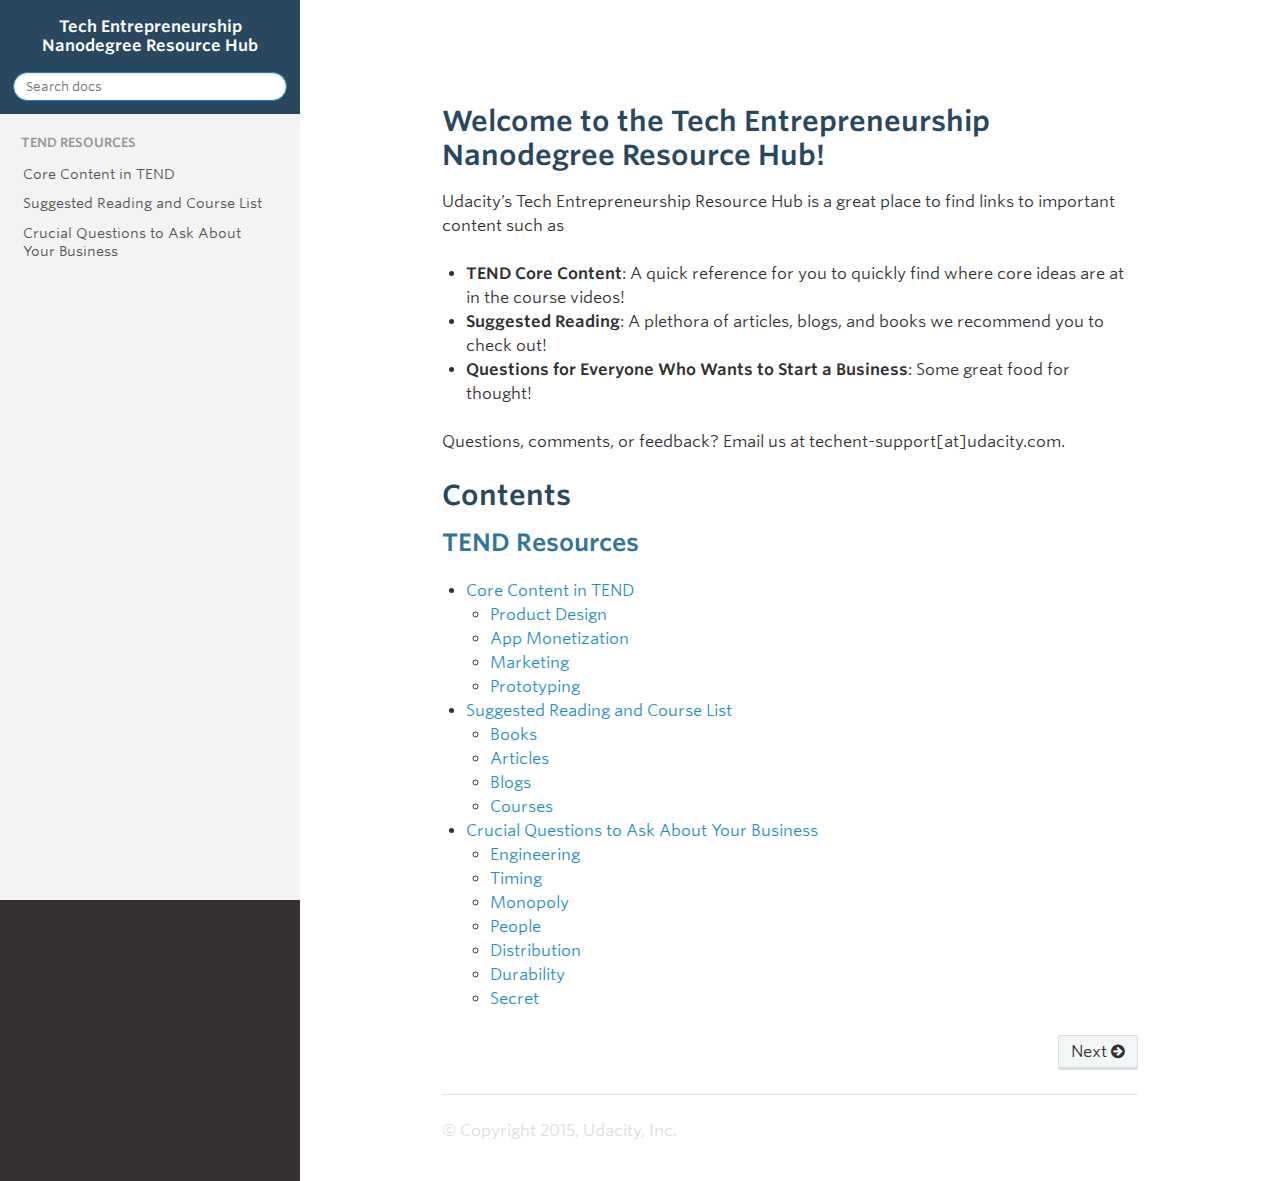
<file: index.html>
<!DOCTYPE html>
<!--[if IE 8]><html class="no-js lt-ie9" lang="en" > <![endif]-->
<!--[if gt IE 8]><!--> <html class="no-js" lang="en" > <!--<![endif]-->
<head>
  <meta charset="utf-8">
  
  <meta name="viewport" content="width=device-width, initial-scale=1.0">
  
  <title>Welcome to the Tech Entrepreneurship Nanodegree Resource Hub! &mdash; Tech Entrepreneurship Nanodegree Resource Hub 0.1.1 documentation</title>
  

  
  
    <link rel="shortcut icon" href="_static/favicon.png"/>
  

  

  
  
    

  

  
  
    <link rel="stylesheet" href="_static/css/theme.css" type="text/css" />
  

  

  
    <link rel="top" title="Tech Entrepreneurship Nanodegree Resource Hub 0.1.1 documentation" href="#"/>
        <link rel="next" title="Core Content in TEND" href="CoreContent.html"/> 

  
  <script src="_static/js/modernizr.min.js"></script>

</head>

<body class="wy-body-for-nav" role="document">

  <div class="wy-grid-for-nav">

    
    <nav data-toggle="wy-nav-shift" class="wy-nav-side">
      <div class="wy-side-nav-search">
        

        
          <a href="#"> Tech Entrepreneurship Nanodegree Resource Hub
        

        
        </a>

        
<div role="search">
  <form id="rtd-search-form" class="wy-form" action="search.html" method="get">
    <input type="text" name="q" placeholder="Search docs" />
    <input type="hidden" name="check_keywords" value="yes" />
    <input type="hidden" name="area" value="default" />
  </form>
</div>

        
      </div>

      <div class="wy-menu wy-menu-vertical" data-spy="affix" role="navigation" aria-label="main navigation">
        
          
          
              <p class="caption"><span class="caption-text">TEND Resources</span></p>
<ul>
<li class="toctree-l1"><a class="reference internal" href="CoreContent.html">Core Content in TEND</a></li>
<li class="toctree-l1"><a class="reference internal" href="SuggestedReading.html">Suggested Reading and Course List</a></li>
<li class="toctree-l1"><a class="reference internal" href="PeterThiel_Questions.html">Crucial Questions to Ask About Your Business</a></li>
</ul>

          
        
      </div>
      &nbsp;
    </nav>

    <section data-toggle="wy-nav-shift" class="wy-nav-content-wrap">

      
      <nav class="wy-nav-top" role="navigation" aria-label="top navigation">
        <i data-toggle="wy-nav-top" class="fa fa-bars"></i>
        <a href="#">Tech Entrepreneurship Nanodegree Resource Hub</a>
      </nav>


      
      <div class="wy-nav-content">
        <div class="rst-content">
          <div role="main" class="document" itemscope="itemscope" itemtype="http://schema.org/Article">
           <div itemprop="articleBody">
            
  <div class="section" id="welcome-to-the-tech-entrepreneurship-nanodegree-resource-hub">
<h1>Welcome to the Tech Entrepreneurship Nanodegree Resource Hub!<a class="headerlink" href="#welcome-to-the-tech-entrepreneurship-nanodegree-resource-hub" title="Permalink to this headline">¶</a></h1>
<p>Udacity&#8217;s Tech Entrepreneurship Resource Hub is a great place to find links to important content such as</p>
<ul class="simple">
<li><strong>TEND Core Content</strong>: A quick reference for you to quickly find where core ideas are at in the course videos!</li>
<li><strong>Suggested Reading</strong>: A plethora of articles, blogs, and books we recommend you to check out!</li>
<li><strong>Questions for Everyone Who Wants to Start a Business</strong>: Some great food for thought!</li>
</ul>
<p>Questions, comments, or feedback? Email us at techent-support[at]udacity.com.</p>
</div>
<div class="section" id="contents">
<h1>Contents<a class="headerlink" href="#contents" title="Permalink to this headline">¶</a></h1>
<div class="toctree-wrapper compound" id="tend-resources">
<p class="caption"><span class="caption-text">TEND Resources</span><a class="headerlink" href="#tend-resources" title="Permalink to this toctree">¶</a></p>
<ul>
<li class="toctree-l1"><a class="reference internal" href="CoreContent.html">Core Content in TEND</a><ul>
<li class="toctree-l2"><a class="reference internal" href="CoreContent.html#product-design">Product Design</a></li>
<li class="toctree-l2"><a class="reference internal" href="CoreContent.html#app-monetization">App Monetization</a></li>
<li class="toctree-l2"><a class="reference internal" href="CoreContent.html#marketing">Marketing</a></li>
<li class="toctree-l2"><a class="reference internal" href="CoreContent.html#prototyping">Prototyping</a></li>
</ul>
</li>
<li class="toctree-l1"><a class="reference internal" href="SuggestedReading.html">Suggested Reading and Course List</a><ul>
<li class="toctree-l2"><a class="reference internal" href="SuggestedReading.html#books">Books</a></li>
<li class="toctree-l2"><a class="reference internal" href="SuggestedReading.html#articles">Articles</a></li>
<li class="toctree-l2"><a class="reference internal" href="SuggestedReading.html#blogs">Blogs</a></li>
<li class="toctree-l2"><a class="reference internal" href="SuggestedReading.html#courses">Courses</a></li>
</ul>
</li>
<li class="toctree-l1"><a class="reference internal" href="PeterThiel_Questions.html">Crucial Questions to Ask About Your Business</a><ul>
<li class="toctree-l2"><a class="reference internal" href="PeterThiel_Questions.html#engineering">Engineering</a></li>
<li class="toctree-l2"><a class="reference internal" href="PeterThiel_Questions.html#timing">Timing</a></li>
<li class="toctree-l2"><a class="reference internal" href="PeterThiel_Questions.html#monopoly">Monopoly</a></li>
<li class="toctree-l2"><a class="reference internal" href="PeterThiel_Questions.html#people">People</a></li>
<li class="toctree-l2"><a class="reference internal" href="PeterThiel_Questions.html#distribution">Distribution</a></li>
<li class="toctree-l2"><a class="reference internal" href="PeterThiel_Questions.html#durability">Durability</a></li>
<li class="toctree-l2"><a class="reference internal" href="PeterThiel_Questions.html#secret">Secret</a></li>
</ul>
</li>
</ul>
</div>
</div>


           </div>
          </div>
          <footer>
  
    <div class="rst-footer-buttons" role="navigation" aria-label="footer navigation">
      
        <a href="CoreContent.html" class="btn btn-neutral float-right" title="Core Content in TEND" accesskey="n">Next <span class="fa fa-arrow-circle-right"></span></a>
      
      
    </div>
  

  <hr/>

  <div role="contentinfo">
    <p>
        &copy; Copyright 2015, Udacity, Inc.
    </p>
  </div>

</footer>

        </div>
      </div>

    </section>

  </div>
  


  

    <script type="text/javascript">
        var DOCUMENTATION_OPTIONS = {
            URL_ROOT:'./',
            VERSION:'0.1.1',
            COLLAPSE_INDEX:false,
            FILE_SUFFIX:'.html',
            HAS_SOURCE:  true
        };
    </script>
      <script type="text/javascript" src="_static/jquery.js"></script>
      <script type="text/javascript" src="_static/underscore.js"></script>
      <script type="text/javascript" src="_static/doctools.js"></script>
      <script type="text/javascript" src="https://cdn.mathjax.org/mathjax/latest/MathJax.js?config=TeX-AMS-MML_HTMLorMML"></script>

  

  
  
    <script type="text/javascript" src="_static/js/theme.js"></script>
  

  
  
  <script type="text/javascript">
      jQuery(function () {
          SphinxRtdTheme.StickyNav.enable();
      });
  </script>
   

</body>
</html>
</file>
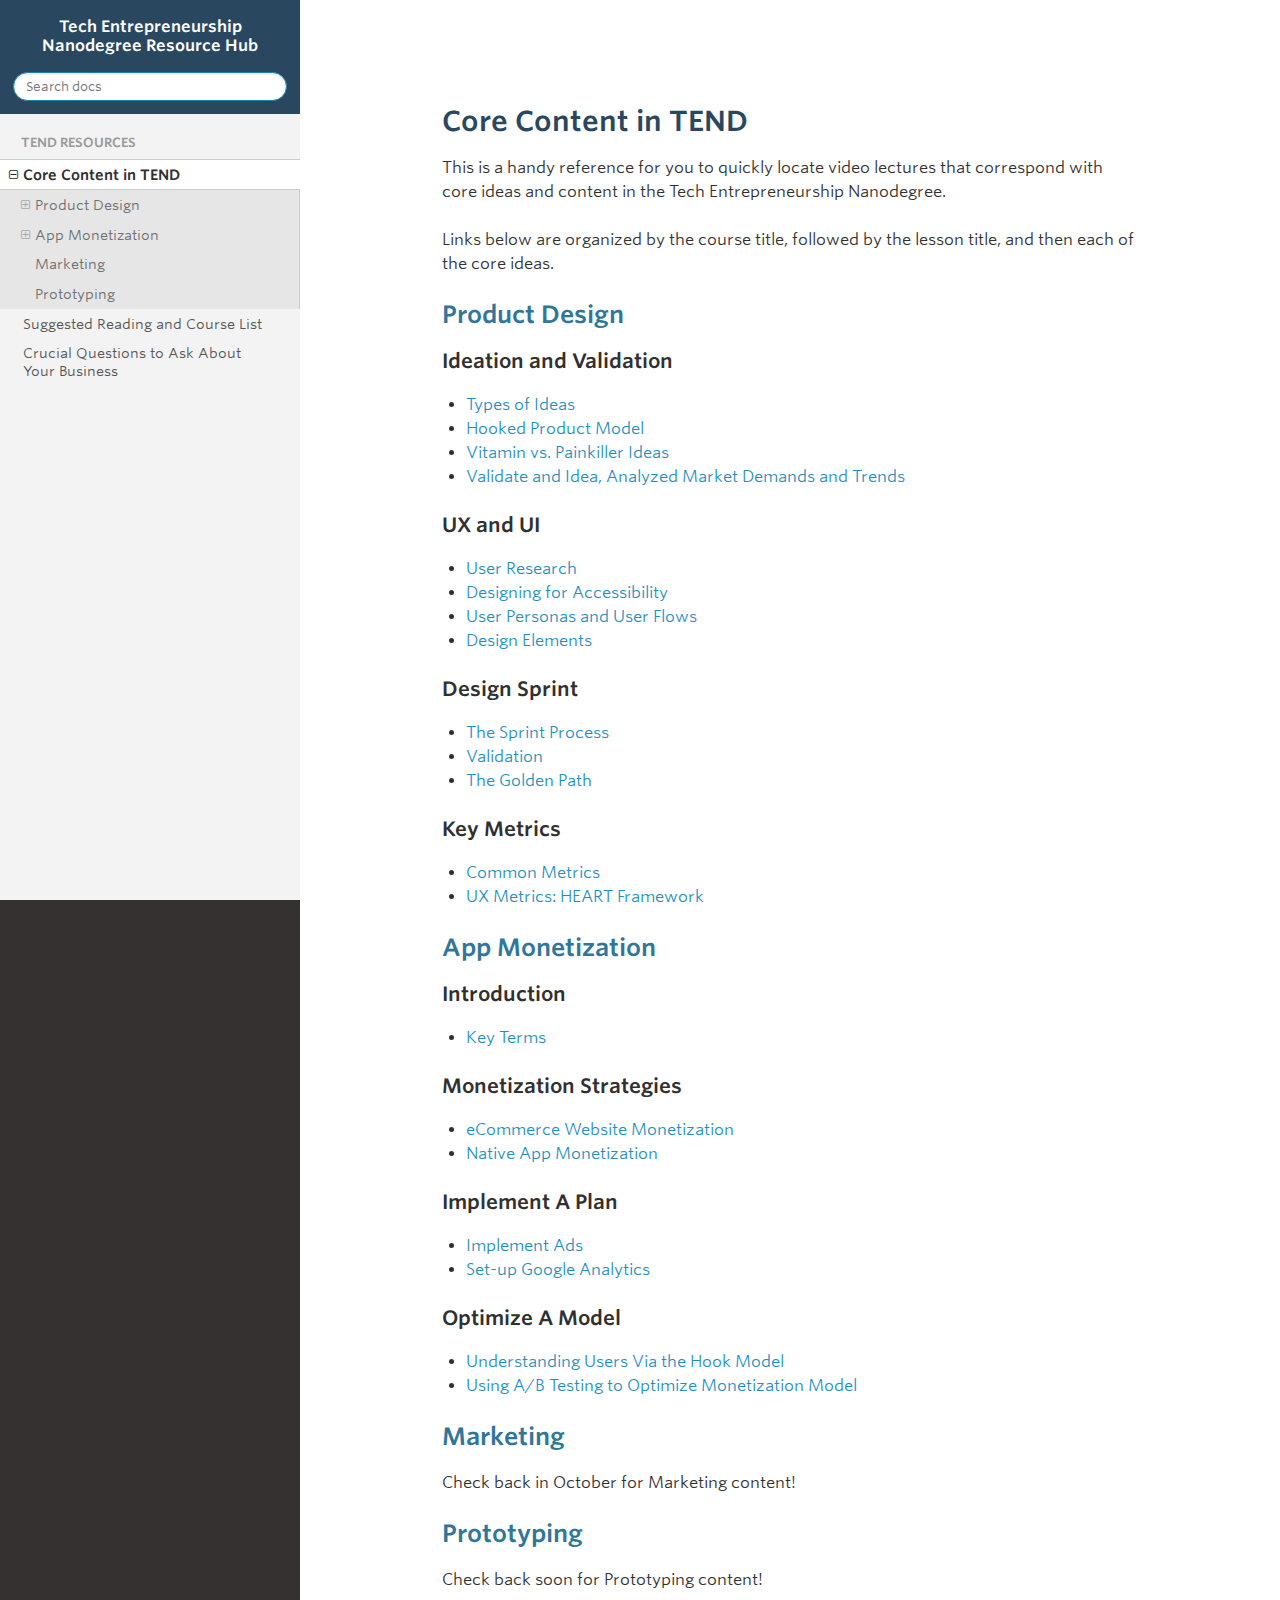
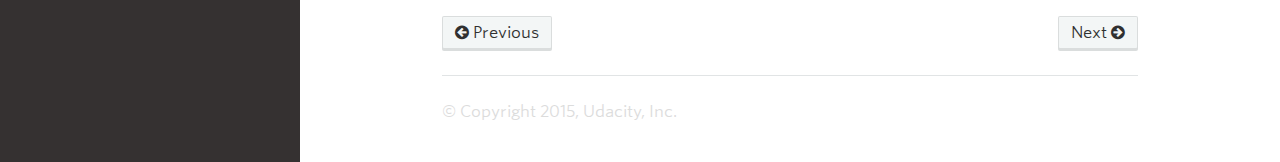
<file: CoreContent.html>
<!DOCTYPE html>
<!--[if IE 8]><html class="no-js lt-ie9" lang="en" > <![endif]-->
<!--[if gt IE 8]><!--> <html class="no-js" lang="en" > <!--<![endif]-->
<head>
  <meta charset="utf-8">
  
  <meta name="viewport" content="width=device-width, initial-scale=1.0">
  
  <title>Core Content in TEND &mdash; Tech Entrepreneurship Nanodegree Resource Hub 0.1.1 documentation</title>
  

  
  
    <link rel="shortcut icon" href="_static/favicon.png"/>
  

  

  
  
    

  

  
  
    <link rel="stylesheet" href="_static/css/theme.css" type="text/css" />
  

  

  
    <link rel="top" title="Tech Entrepreneurship Nanodegree Resource Hub 0.1.1 documentation" href="index.html"/>
        <link rel="next" title="Suggested Reading and Course List" href="SuggestedReading.html"/>
        <link rel="prev" title="Welcome to the Tech Entrepreneurship Nanodegree Resource Hub!" href="index.html"/> 

  
  <script src="_static/js/modernizr.min.js"></script>

</head>

<body class="wy-body-for-nav" role="document">

  <div class="wy-grid-for-nav">

    
    <nav data-toggle="wy-nav-shift" class="wy-nav-side">
      <div class="wy-side-nav-search">
        

        
          <a href="index.html"> Tech Entrepreneurship Nanodegree Resource Hub
        

        
        </a>

        
<div role="search">
  <form id="rtd-search-form" class="wy-form" action="search.html" method="get">
    <input type="text" name="q" placeholder="Search docs" />
    <input type="hidden" name="check_keywords" value="yes" />
    <input type="hidden" name="area" value="default" />
  </form>
</div>

        
      </div>

      <div class="wy-menu wy-menu-vertical" data-spy="affix" role="navigation" aria-label="main navigation">
        
          
          
              <p class="caption"><span class="caption-text">TEND Resources</span></p>
<ul class="current">
<li class="toctree-l1 current"><a class="current reference internal" href="">Core Content in TEND</a><ul>
<li class="toctree-l2"><a class="reference internal" href="#product-design">Product Design</a><ul>
<li class="toctree-l3"><a class="reference internal" href="#ideation-and-validation">Ideation and Validation</a></li>
<li class="toctree-l3"><a class="reference internal" href="#ux-and-ui">UX and UI</a></li>
<li class="toctree-l3"><a class="reference internal" href="#design-sprint">Design Sprint</a></li>
<li class="toctree-l3"><a class="reference internal" href="#key-metrics">Key Metrics</a></li>
</ul>
</li>
<li class="toctree-l2"><a class="reference internal" href="#app-monetization">App Monetization</a><ul>
<li class="toctree-l3"><a class="reference internal" href="#introduction">Introduction</a></li>
<li class="toctree-l3"><a class="reference internal" href="#monetization-strategies">Monetization Strategies</a></li>
<li class="toctree-l3"><a class="reference internal" href="#implement-a-plan">Implement A Plan</a></li>
<li class="toctree-l3"><a class="reference internal" href="#optimize-a-model">Optimize A Model</a></li>
</ul>
</li>
<li class="toctree-l2"><a class="reference internal" href="#marketing">Marketing</a></li>
<li class="toctree-l2"><a class="reference internal" href="#prototyping">Prototyping</a></li>
</ul>
</li>
<li class="toctree-l1"><a class="reference internal" href="SuggestedReading.html">Suggested Reading and Course List</a></li>
<li class="toctree-l1"><a class="reference internal" href="PeterThiel_Questions.html">Crucial Questions to Ask About Your Business</a></li>
</ul>

          
        
      </div>
      &nbsp;
    </nav>

    <section data-toggle="wy-nav-shift" class="wy-nav-content-wrap">

      
      <nav class="wy-nav-top" role="navigation" aria-label="top navigation">
        <i data-toggle="wy-nav-top" class="fa fa-bars"></i>
        <a href="index.html">Tech Entrepreneurship Nanodegree Resource Hub</a>
      </nav>


      
      <div class="wy-nav-content">
        <div class="rst-content">
          <div role="main" class="document" itemscope="itemscope" itemtype="http://schema.org/Article">
           <div itemprop="articleBody">
            
  <div class="section" id="core-content-in-tend">
<span id="id1"></span><h1>Core Content in TEND<a class="headerlink" href="#core-content-in-tend" title="Permalink to this headline">¶</a></h1>
<p>This is a handy reference for you to quickly locate video lectures that correspond with core ideas and content in the Tech Entrepreneurship Nanodegree.</p>
<p>Links below are organized by the course title, followed by the lesson title, and then each of the core ideas.</p>
<div class="section" id="product-design">
<span id="core-content-product-design"></span><h2>Product Design<a class="headerlink" href="#product-design" title="Permalink to this headline">¶</a></h2>
<div class="section" id="ideation-and-validation">
<h3>Ideation and Validation<a class="headerlink" href="#ideation-and-validation" title="Permalink to this headline">¶</a></h3>
<ul class="simple">
<li><a class="reference external" href="https://www.udacity.com/course/viewer#!/c-ud509-nd/l-4289858997/m-4300438995">Types of Ideas</a></li>
<li><a class="reference external" href="https://www.udacity.com/course/viewer#!/c-ud509-nd/l-4289858997/m-4295207572">Hooked Product Model</a></li>
<li><a class="reference external" href="https://www.udacity.com/course/viewer#!/c-ud509-nd/l-4289858997/m-4283788655">Vitamin vs. Painkiller Ideas</a></li>
<li><a class="reference external" href="https://www.udacity.com/course/viewer#!/c-ud509-nd/l-4289858997/m-4328063755">Validate and Idea, Analyzed Market Demands and Trends</a></li>
</ul>
</div>
<div class="section" id="ux-and-ui">
<h3>UX and UI<a class="headerlink" href="#ux-and-ui" title="Permalink to this headline">¶</a></h3>
<ul class="simple">
<li><a class="reference external" href="https://www.udacity.com/course/viewer#!/c-ud509-nd/l-4290398958/e-4385928870/m-4346469172">User Research</a></li>
<li><a class="reference external" href="https://www.udacity.com/course/viewer#!/c-ud509-nd/l-4290398958/m-4270418926">Designing for Accessibility</a></li>
<li><a class="reference external" href="https://www.udacity.com/course/viewer#!/c-ud509-nd/l-4290398958/e-4293278963/m-4326852697">User Personas and User Flows</a></li>
<li><a class="reference external" href="https://www.udacity.com/course/viewer#!/c-ud509-nd/l-4290398958/e-4299778948/m-4326852698">Design Elements</a></li>
</ul>
</div>
<div class="section" id="design-sprint">
<h3>Design Sprint<a class="headerlink" href="#design-sprint" title="Permalink to this headline">¶</a></h3>
<ul class="simple">
<li><a class="reference external" href="https://www.udacity.com/course/viewer#!/c-ud509-nd/l-4275169017/m-4330568564">The Sprint Process</a></li>
<li><a class="reference external" href="https://www.udacity.com/course/viewer#!/c-ud509-nd/l-4275169017/m-4324408565">Validation</a></li>
<li><a class="reference external" href="https://www.udacity.com/course/viewer#!/c-ud509-nd/l-4275169017/m-4334928535">The Golden Path</a></li>
</ul>
</div>
<div class="section" id="key-metrics">
<h3>Key Metrics<a class="headerlink" href="#key-metrics" title="Permalink to this headline">¶</a></h3>
<ul class="simple">
<li><a class="reference external" href="https://www.udacity.com/course/viewer#!/c-ud509-nd/l-4300438992/m-4285040248">Common Metrics</a></li>
<li><a class="reference external" href="https://www.udacity.com/course/viewer#!/c-ud509-nd/l-4300438992/m-4270420296">UX Metrics: HEART Framework</a></li>
</ul>
</div>
</div>
<div class="section" id="app-monetization">
<span id="core-content-app-monetization"></span><h2>App Monetization<a class="headerlink" href="#app-monetization" title="Permalink to this headline">¶</a></h2>
<div class="section" id="introduction">
<h3>Introduction<a class="headerlink" href="#introduction" title="Permalink to this headline">¶</a></h3>
<ul class="simple">
<li><a class="reference external" href="https://www.udacity.com/course/viewer#!/c-ud518-nd/l-4638318691/e-4643418860/m-4643418861">Key Terms</a></li>
</ul>
</div>
<div class="section" id="monetization-strategies">
<h3>Monetization Strategies<a class="headerlink" href="#monetization-strategies" title="Permalink to this headline">¶</a></h3>
<ul class="simple">
<li><a class="reference external" href="https://www.udacity.com/course/viewer#!/c-ud518-nd/l-4630255355/m-4637898603">eCommerce Website Monetization</a></li>
<li><a class="reference external" href="https://www.udacity.com/course/viewer#!/c-ud518-nd/l-4630255355/m-4637898612">Native App Monetization</a></li>
</ul>
</div>
<div class="section" id="implement-a-plan">
<h3>Implement A Plan<a class="headerlink" href="#implement-a-plan" title="Permalink to this headline">¶</a></h3>
<ul class="simple">
<li><a class="reference external" href="https://www.udacity.com/course/viewer#!/c-ud518-nd/l-4630413282/m-4633343284">Implement Ads</a></li>
<li><a class="reference external" href="https://www.udacity.com/course/viewer#!/c-ud518-nd/l-4630413282/m-4659920043">Set-up Google Analytics</a></li>
</ul>
</div>
<div class="section" id="optimize-a-model">
<h3>Optimize A Model<a class="headerlink" href="#optimize-a-model" title="Permalink to this headline">¶</a></h3>
<ul class="simple">
<li><a class="reference external" href="https://www.udacity.com/course/viewer#!/c-ud518-nd/l-4665469295/m-4677918678">Understanding Users Via the Hook Model</a></li>
<li><a class="reference external" href="https://www.udacity.com/course/viewer#!/c-ud518-nd/l-4665469295/m-4689748557">Using A/B Testing to Optimize Monetization Model</a></li>
</ul>
</div>
</div>
<div class="section" id="marketing">
<span id="core-content-marketing"></span><h2>Marketing<a class="headerlink" href="#marketing" title="Permalink to this headline">¶</a></h2>
<p>Check back in October for Marketing content!</p>
</div>
<div class="section" id="prototyping">
<span id="core-content-prototyping"></span><h2>Prototyping<a class="headerlink" href="#prototyping" title="Permalink to this headline">¶</a></h2>
<p>Check back soon for Prototyping content!</p>
</div>
</div>


           </div>
          </div>
          <footer>
  
    <div class="rst-footer-buttons" role="navigation" aria-label="footer navigation">
      
        <a href="SuggestedReading.html" class="btn btn-neutral float-right" title="Suggested Reading and Course List" accesskey="n">Next <span class="fa fa-arrow-circle-right"></span></a>
      
      
        <a href="index.html" class="btn btn-neutral" title="Welcome to the Tech Entrepreneurship Nanodegree Resource Hub!" accesskey="p"><span class="fa fa-arrow-circle-left"></span> Previous</a>
      
    </div>
  

  <hr/>

  <div role="contentinfo">
    <p>
        &copy; Copyright 2015, Udacity, Inc.
    </p>
  </div>

</footer>

        </div>
      </div>

    </section>

  </div>
  


  

    <script type="text/javascript">
        var DOCUMENTATION_OPTIONS = {
            URL_ROOT:'./',
            VERSION:'0.1.1',
            COLLAPSE_INDEX:false,
            FILE_SUFFIX:'.html',
            HAS_SOURCE:  true
        };
    </script>
      <script type="text/javascript" src="_static/jquery.js"></script>
      <script type="text/javascript" src="_static/underscore.js"></script>
      <script type="text/javascript" src="_static/doctools.js"></script>
      <script type="text/javascript" src="https://cdn.mathjax.org/mathjax/latest/MathJax.js?config=TeX-AMS-MML_HTMLorMML"></script>

  

  
  
    <script type="text/javascript" src="_static/js/theme.js"></script>
  

  
  
  <script type="text/javascript">
      jQuery(function () {
          SphinxRtdTheme.StickyNav.enable();
      });
  </script>
   

</body>
</html>
</file>
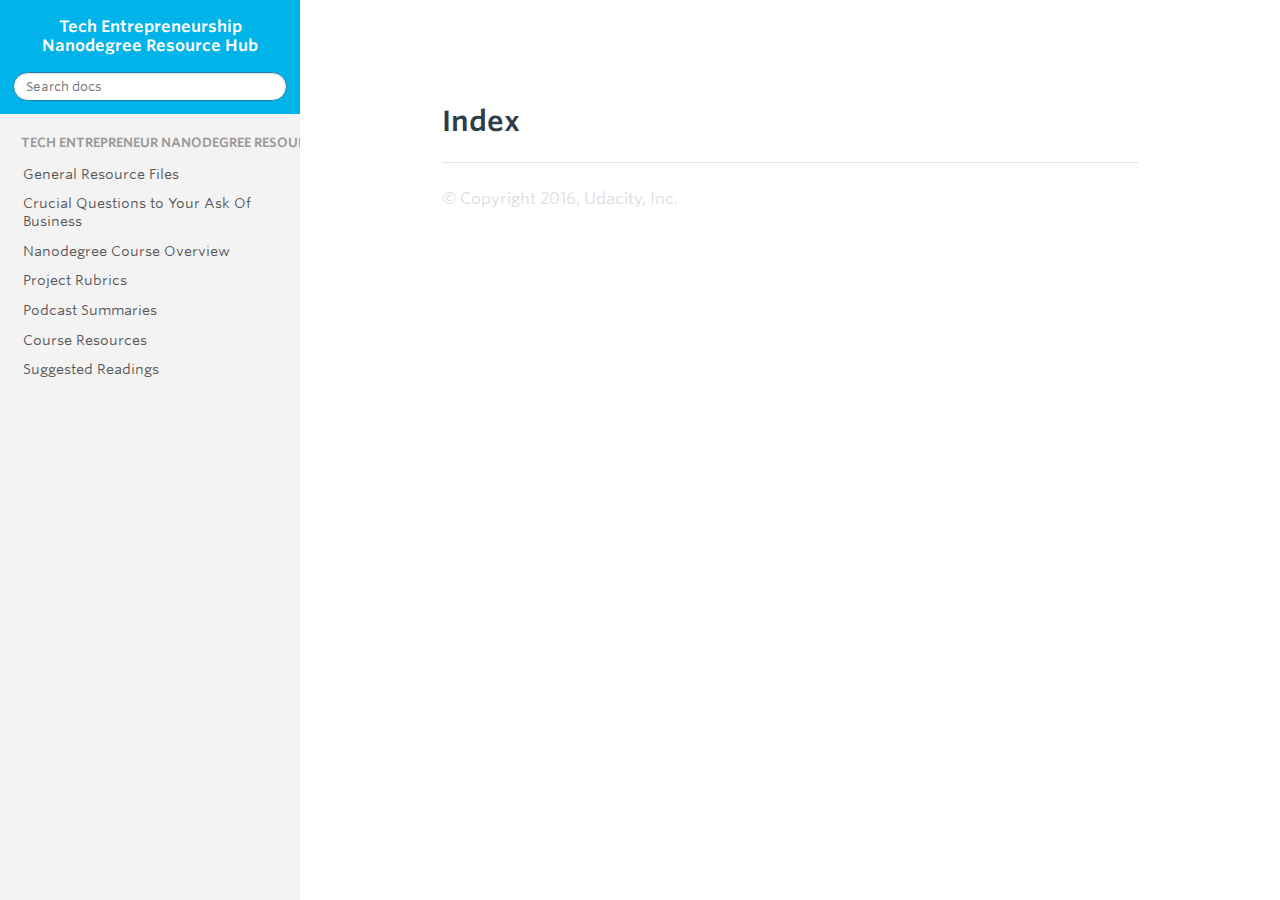
<file: genindex.html>
<!DOCTYPE html>
<!--[if IE 8]><html class="no-js lt-ie9" lang="en" > <![endif]-->
<!--[if gt IE 8]><!--> <html class="no-js" lang="en" > <!--<![endif]-->
<head>
  <meta charset="utf-8">
  
  <meta name="viewport" content="width=device-width, initial-scale=1.0">
  
  <title>Index &mdash; Tech Entrepreneurship Nanodegree Resource Hub 0.1.1 documentation</title>
  

  
  
    <link rel="shortcut icon" href="_static/favicon.ico"/>
  

  

  
  
    

  

  
  
    <link rel="stylesheet" href="_static/css/theme.css" type="text/css" />
  

  
    <link rel="stylesheet" href="_static/main.css" type="text/css" />
  

  
    <link rel="top" title="Tech Entrepreneurship Nanodegree Resource Hub 0.1.1 documentation" href="index.html"/> 

  
  <script src="_static/js/modernizr.min.js"></script>

</head>

<body class="wy-body-for-nav" role="document">

  <div class="wy-grid-for-nav">

    
    <nav data-toggle="wy-nav-shift" class="wy-nav-side">
      <div class="wy-side-nav-search">
        

        
          <a href="index.html"> Tech Entrepreneurship Nanodegree Resource Hub
        

        
        </a>

        
<div role="search">
  <form id="rtd-search-form" class="wy-form" action="search.html" method="get">
    <input type="text" name="q" placeholder="Search docs" />
    <input type="hidden" name="check_keywords" value="yes" />
    <input type="hidden" name="area" value="default" />
  </form>
</div>

        
      </div>

      <div class="wy-menu wy-menu-vertical" data-spy="affix" role="navigation" aria-label="main navigation">
        
          
          
              <p class="caption"><span class="caption-text">Tech Entrepreneur Nanodegree Resources</span></p>
<ul>
<li class="toctree-l1"><a class="reference internal" href="ResourceFiles.html">General Resource Files</a></li>
<li class="toctree-l1"><a class="reference internal" href="PeterThiel_Questions.html">Crucial Questions to Your Ask Of Business</a></li>
<li class="toctree-l1"><a class="reference internal" href="NDCourseOutline.html">Nanodegree Course Overview</a></li>
<li class="toctree-l1"><a class="reference internal" href="Rubrics.html">Project Rubrics</a></li>
<li class="toctree-l1"><a class="reference internal" href="PodcastSummaries.html">Podcast Summaries</a></li>
<li class="toctree-l1"><a class="reference internal" href="CourseResources.html">Course Resources</a></li>
<li class="toctree-l1"><a class="reference internal" href="SuggestedReading.html">Suggested Readings</a></li>
</ul>

          
        
      </div>
      &nbsp;
    </nav>

    <section data-toggle="wy-nav-shift" class="wy-nav-content-wrap">

      
      <nav class="wy-nav-top" role="navigation" aria-label="top navigation">
        <i data-toggle="wy-nav-top" class="fa fa-bars"></i>
        <a href="index.html">Tech Entrepreneurship Nanodegree Resource Hub</a>
      </nav>


      
      <div class="wy-nav-content">
        <div class="rst-content">
          <div role="main" class="document" itemscope="itemscope" itemtype="http://schema.org/Article">
           <div itemprop="articleBody">
            

<h1 id="index">Index</h1>

<div class="genindex-jumpbox">
 
</div>


           </div>
          </div>
          <footer>
  

  <hr/>

  <div role="contentinfo">
    <p>
        &copy; Copyright 2016, Udacity, Inc.
    </p>
  </div>

</footer>

        </div>
      </div>

    </section>

  </div>
  


  

    <script type="text/javascript">
        var DOCUMENTATION_OPTIONS = {
            URL_ROOT:'./',
            VERSION:'0.1.1',
            COLLAPSE_INDEX:false,
            FILE_SUFFIX:'.html',
            HAS_SOURCE:  true
        };
    </script>
      <script type="text/javascript" src="_static/jquery.js"></script>
      <script type="text/javascript" src="_static/underscore.js"></script>
      <script type="text/javascript" src="_static/doctools.js"></script>
      <script type="text/javascript" src="https://cdn.mathjax.org/mathjax/latest/MathJax.js?config=TeX-AMS-MML_HTMLorMML"></script>

  

  
  
    <script type="text/javascript" src="_static/js/theme.js"></script>
  

  
  
  <script type="text/javascript">
      jQuery(function () {
          SphinxRtdTheme.StickyNav.enable();
      });
  </script>
   

</body>
</html>
</file>
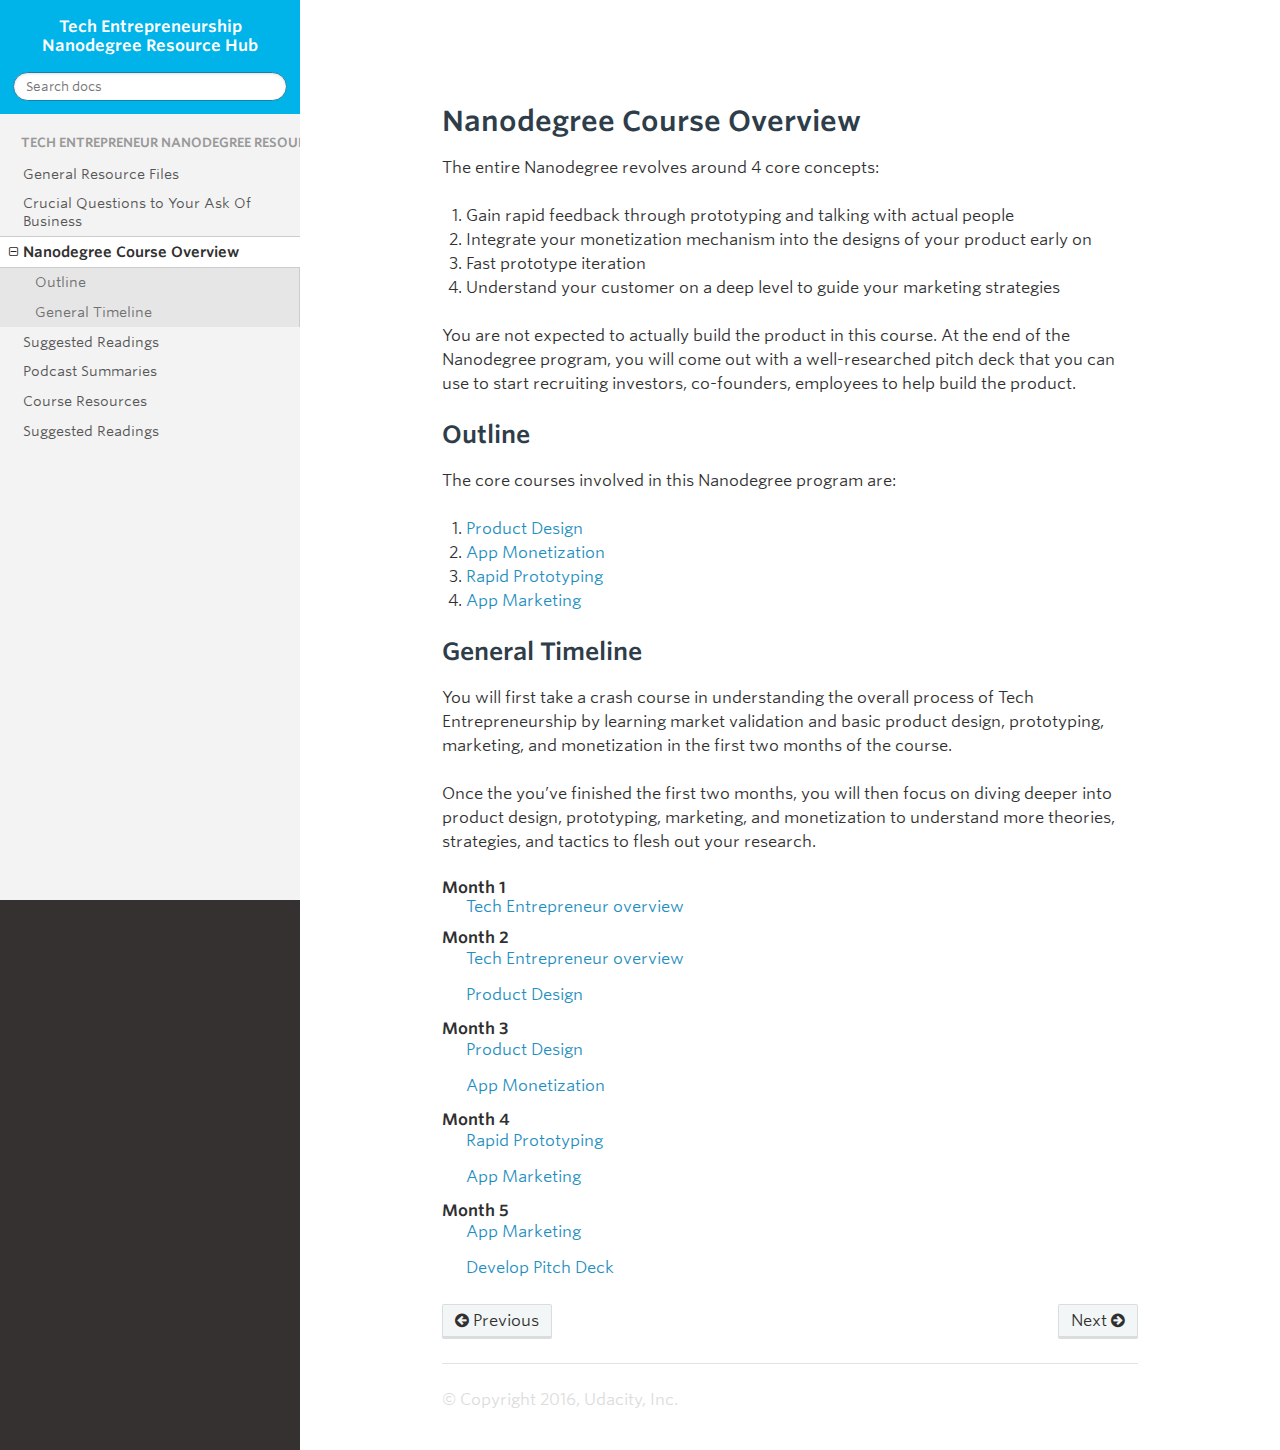
<file: NDCourseOutline.html>
<!DOCTYPE html>
<!--[if IE 8]><html class="no-js lt-ie9" lang="en" > <![endif]-->
<!--[if gt IE 8]><!--> <html class="no-js" lang="en" > <!--<![endif]-->
<head>
  <meta charset="utf-8">
  
  <meta name="viewport" content="width=device-width, initial-scale=1.0">
  
  <title>Nanodegree Course Overview &mdash; Tech Entrepreneurship Nanodegree Resource Hub 0.1.1 documentation</title>
  

  
  
    <link rel="shortcut icon" href="_static/favicon.ico"/>
  

  

  
  
    

  

  
  
    <link rel="stylesheet" href="_static/css/theme.css" type="text/css" />
  

  
    <link rel="stylesheet" href="_static/main.css" type="text/css" />
  

  
    <link rel="top" title="Tech Entrepreneurship Nanodegree Resource Hub 0.1.1 documentation" href="index.html"/>
        <link rel="next" title="Suggested Readings" href="Rubrics.html"/>
        <link rel="prev" title="Crucial Questions to Your Ask Of Business" href="PeterThiel_Questions.html"/> 

  
  <script src="_static/js/modernizr.min.js"></script>

</head>

<body class="wy-body-for-nav" role="document">

  <div class="wy-grid-for-nav">

    
    <nav data-toggle="wy-nav-shift" class="wy-nav-side">
      <div class="wy-side-nav-search">
        

        
          <a href="index.html"> Tech Entrepreneurship Nanodegree Resource Hub
        

        
        </a>

        
<div role="search">
  <form id="rtd-search-form" class="wy-form" action="search.html" method="get">
    <input type="text" name="q" placeholder="Search docs" />
    <input type="hidden" name="check_keywords" value="yes" />
    <input type="hidden" name="area" value="default" />
  </form>
</div>

        
      </div>

      <div class="wy-menu wy-menu-vertical" data-spy="affix" role="navigation" aria-label="main navigation">
        
          
          
              <p class="caption"><span class="caption-text">Tech Entrepreneur Nanodegree Resources</span></p>
<ul class="current">
<li class="toctree-l1"><a class="reference internal" href="ResourceFiles.html">General Resource Files</a></li>
<li class="toctree-l1"><a class="reference internal" href="PeterThiel_Questions.html">Crucial Questions to Your Ask Of Business</a></li>
<li class="toctree-l1 current"><a class="current reference internal" href="">Nanodegree Course Overview</a><ul>
<li class="toctree-l2"><a class="reference internal" href="#outline">Outline</a></li>
<li class="toctree-l2"><a class="reference internal" href="#general-timeline">General Timeline</a></li>
</ul>
</li>
<li class="toctree-l1"><a class="reference internal" href="Rubrics.html">Suggested Readings</a></li>
<li class="toctree-l1"><a class="reference internal" href="PodcastSummaries.html">Podcast Summaries</a></li>
<li class="toctree-l1"><a class="reference internal" href="CourseResources.html">Course Resources</a></li>
<li class="toctree-l1"><a class="reference internal" href="SuggestedReading.html">Suggested Readings</a></li>
</ul>

          
        
      </div>
      &nbsp;
    </nav>

    <section data-toggle="wy-nav-shift" class="wy-nav-content-wrap">

      
      <nav class="wy-nav-top" role="navigation" aria-label="top navigation">
        <i data-toggle="wy-nav-top" class="fa fa-bars"></i>
        <a href="index.html">Tech Entrepreneurship Nanodegree Resource Hub</a>
      </nav>


      
      <div class="wy-nav-content">
        <div class="rst-content">
          <div role="main" class="document" itemscope="itemscope" itemtype="http://schema.org/Article">
           <div itemprop="articleBody">
            
  <div class="section" id="nanodegree-course-overview">
<span id="nanodegree-course-outline"></span><h1>Nanodegree Course Overview<a class="headerlink" href="#nanodegree-course-overview" title="Permalink to this headline">¶</a></h1>
<p>The entire Nanodegree revolves around 4 core concepts:</p>
<ol class="arabic simple">
<li>Gain rapid feedback through prototyping and talking with actual people</li>
<li>Integrate your monetization mechanism into the designs of your product early on</li>
<li>Fast prototype iteration</li>
<li>Understand your customer on a deep level to guide your marketing strategies</li>
</ol>
<p>You are not expected to actually build the product in this course. At the end of the Nanodegree program, you will come out with a well-researched pitch deck that you can use to start recruiting investors, co-founders, employees to help build the product.</p>
<div class="section" id="outline">
<h2>Outline<a class="headerlink" href="#outline" title="Permalink to this headline">¶</a></h2>
<p>The core courses involved in this Nanodegree program are:</p>
<ol class="arabic simple">
<li><a class="reference external" href="https://www.udacity.com/course/product-design--ud509">Product Design</a></li>
<li><a class="reference external" href="https://www.udacity.com/course/app-monetization--ud518">App Monetization</a></li>
<li><a class="reference external" href="https://www.udacity.com/course/rapid-prototyping--ud723">Rapid Prototyping</a></li>
<li><a class="reference external" href="https://www.udacity.com/course/app-marketing--ud719">App Marketing</a></li>
</ol>
</div>
<div class="section" id="general-timeline">
<h2>General Timeline<a class="headerlink" href="#general-timeline" title="Permalink to this headline">¶</a></h2>
<p>You will first take a crash course in understanding the overall process of Tech Entrepreneurship by learning market validation and basic product design, prototyping, marketing, and monetization in the first two months of the course.</p>
<p>Once the you&#8217;ve finished the first two months, you will then focus on diving deeper into product design, prototyping, marketing, and monetization to understand more theories, strategies, and tactics to flesh out your research.</p>
<dl class="docutils">
<dt>Month 1</dt>
<dd><a class="reference external" href="https://classroom.udacity.com/nanodegrees/nd007/">Tech Entrepreneur overview</a></dd>
<dt>Month 2</dt>
<dd><p class="first"><a class="reference external" href="https://classroom.udacity.com/nanodegrees/nd007/">Tech Entrepreneur overview</a></p>
<p class="last"><a class="reference external" href="https://www.udacity.com/course/product-design--ud509">Product Design</a></p>
</dd>
<dt>Month 3</dt>
<dd><p class="first"><a class="reference external" href="https://www.udacity.com/course/product-design--ud509">Product Design</a></p>
<p class="last"><a class="reference external" href="https://www.udacity.com/course/app-monetization--ud518">App Monetization</a></p>
</dd>
<dt>Month 4</dt>
<dd><p class="first"><a class="reference external" href="https://www.udacity.com/course/rapid-prototyping--ud723">Rapid Prototyping</a></p>
<p class="last"><a class="reference external" href="https://www.udacity.com/course/app-marketing--ud719">App Marketing</a></p>
</dd>
<dt>Month 5</dt>
<dd><p class="first"><a class="reference external" href="https://www.udacity.com/course/app-marketing--ud719">App Marketing</a></p>
<p class="last"><a class="reference external" href="https://classroom.udacity.com/nanodegrees/nd007/parts/00713454014/modules/502758111775460/lessons/5027581117239847/concepts/50210243680923">Develop Pitch Deck</a></p>
</dd>
</dl>
</div>
</div>


           </div>
          </div>
          <footer>
  
    <div class="rst-footer-buttons" role="navigation" aria-label="footer navigation">
      
        <a href="Rubrics.html" class="btn btn-neutral float-right" title="Suggested Readings" accesskey="n">Next <span class="fa fa-arrow-circle-right"></span></a>
      
      
        <a href="PeterThiel_Questions.html" class="btn btn-neutral" title="Crucial Questions to Your Ask Of Business" accesskey="p"><span class="fa fa-arrow-circle-left"></span> Previous</a>
      
    </div>
  

  <hr/>

  <div role="contentinfo">
    <p>
        &copy; Copyright 2016, Udacity, Inc.
    </p>
  </div>

</footer>

        </div>
      </div>

    </section>

  </div>
  


  

    <script type="text/javascript">
        var DOCUMENTATION_OPTIONS = {
            URL_ROOT:'./',
            VERSION:'0.1.1',
            COLLAPSE_INDEX:false,
            FILE_SUFFIX:'.html',
            HAS_SOURCE:  true
        };
    </script>
      <script type="text/javascript" src="_static/jquery.js"></script>
      <script type="text/javascript" src="_static/underscore.js"></script>
      <script type="text/javascript" src="_static/doctools.js"></script>
      <script type="text/javascript" src="https://cdn.mathjax.org/mathjax/latest/MathJax.js?config=TeX-AMS-MML_HTMLorMML"></script>

  

  
  
    <script type="text/javascript" src="_static/js/theme.js"></script>
  

  
  
  <script type="text/javascript">
      jQuery(function () {
          SphinxRtdTheme.StickyNav.enable();
      });
  </script>
   

</body>
</html>
</file>
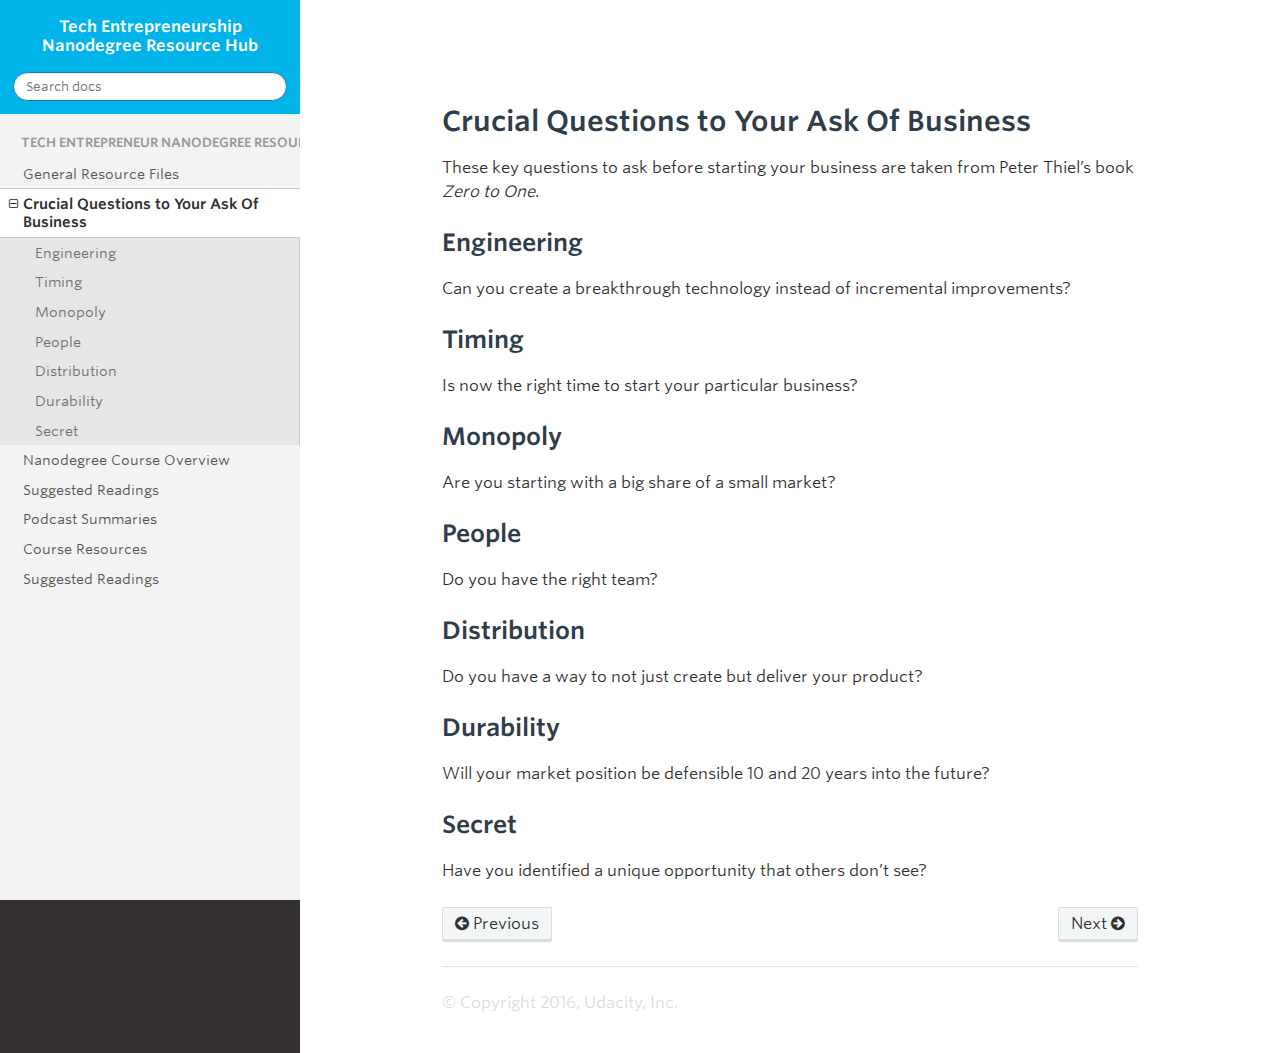
<file: PeterThiel_Questions.html>
<!DOCTYPE html>
<!--[if IE 8]><html class="no-js lt-ie9" lang="en" > <![endif]-->
<!--[if gt IE 8]><!--> <html class="no-js" lang="en" > <!--<![endif]-->
<head>
  <meta charset="utf-8">
  
  <meta name="viewport" content="width=device-width, initial-scale=1.0">
  
  <title>Crucial Questions to Your Ask Of Business &mdash; Tech Entrepreneurship Nanodegree Resource Hub 0.1.1 documentation</title>
  

  
  
    <link rel="shortcut icon" href="_static/favicon.ico"/>
  

  

  
  
    

  

  
  
    <link rel="stylesheet" href="_static/css/theme.css" type="text/css" />
  

  
    <link rel="stylesheet" href="_static/main.css" type="text/css" />
  

  
    <link rel="top" title="Tech Entrepreneurship Nanodegree Resource Hub 0.1.1 documentation" href="index.html"/>
        <link rel="next" title="Nanodegree Course Overview" href="NDCourseOutline.html"/>
        <link rel="prev" title="General Resource Files" href="ResourceFiles.html"/> 

  
  <script src="_static/js/modernizr.min.js"></script>

</head>

<body class="wy-body-for-nav" role="document">

  <div class="wy-grid-for-nav">

    
    <nav data-toggle="wy-nav-shift" class="wy-nav-side">
      <div class="wy-side-nav-search">
        

        
          <a href="index.html"> Tech Entrepreneurship Nanodegree Resource Hub
        

        
        </a>

        
<div role="search">
  <form id="rtd-search-form" class="wy-form" action="search.html" method="get">
    <input type="text" name="q" placeholder="Search docs" />
    <input type="hidden" name="check_keywords" value="yes" />
    <input type="hidden" name="area" value="default" />
  </form>
</div>

        
      </div>

      <div class="wy-menu wy-menu-vertical" data-spy="affix" role="navigation" aria-label="main navigation">
        
          
          
              <p class="caption"><span class="caption-text">Tech Entrepreneur Nanodegree Resources</span></p>
<ul class="current">
<li class="toctree-l1"><a class="reference internal" href="ResourceFiles.html">General Resource Files</a></li>
<li class="toctree-l1 current"><a class="current reference internal" href="">Crucial Questions to Your Ask Of Business</a><ul>
<li class="toctree-l2"><a class="reference internal" href="#engineering">Engineering</a></li>
<li class="toctree-l2"><a class="reference internal" href="#timing">Timing</a></li>
<li class="toctree-l2"><a class="reference internal" href="#monopoly">Monopoly</a></li>
<li class="toctree-l2"><a class="reference internal" href="#people">People</a></li>
<li class="toctree-l2"><a class="reference internal" href="#distribution">Distribution</a></li>
<li class="toctree-l2"><a class="reference internal" href="#durability">Durability</a></li>
<li class="toctree-l2"><a class="reference internal" href="#secret">Secret</a></li>
</ul>
</li>
<li class="toctree-l1"><a class="reference internal" href="NDCourseOutline.html">Nanodegree Course Overview</a></li>
<li class="toctree-l1"><a class="reference internal" href="Rubrics.html">Suggested Readings</a></li>
<li class="toctree-l1"><a class="reference internal" href="PodcastSummaries.html">Podcast Summaries</a></li>
<li class="toctree-l1"><a class="reference internal" href="CourseResources.html">Course Resources</a></li>
<li class="toctree-l1"><a class="reference internal" href="SuggestedReading.html">Suggested Readings</a></li>
</ul>

          
        
      </div>
      &nbsp;
    </nav>

    <section data-toggle="wy-nav-shift" class="wy-nav-content-wrap">

      
      <nav class="wy-nav-top" role="navigation" aria-label="top navigation">
        <i data-toggle="wy-nav-top" class="fa fa-bars"></i>
        <a href="index.html">Tech Entrepreneurship Nanodegree Resource Hub</a>
      </nav>


      
      <div class="wy-nav-content">
        <div class="rst-content">
          <div role="main" class="document" itemscope="itemscope" itemtype="http://schema.org/Article">
           <div itemprop="articleBody">
            
  <div class="section" id="crucial-questions-to-your-ask-of-business">
<h1>Crucial Questions to Your Ask Of Business<a class="headerlink" href="#crucial-questions-to-your-ask-of-business" title="Permalink to this headline">¶</a></h1>
<p>These key questions to ask before starting your business are taken from Peter Thiel&#8217;s book <em>Zero to One</em>.</p>
<div class="section" id="engineering">
<span id="question-engineering"></span><h2>Engineering<a class="headerlink" href="#engineering" title="Permalink to this headline">¶</a></h2>
<p>Can you create a breakthrough technology instead of incremental improvements?</p>
</div>
<div class="section" id="timing">
<span id="question-timing"></span><h2>Timing<a class="headerlink" href="#timing" title="Permalink to this headline">¶</a></h2>
<p>Is now the right time to start your particular business?</p>
</div>
<div class="section" id="monopoly">
<span id="question-monopoly"></span><h2>Monopoly<a class="headerlink" href="#monopoly" title="Permalink to this headline">¶</a></h2>
<p>Are you starting with a big share of a small market?</p>
</div>
<div class="section" id="people">
<span id="question-people"></span><h2>People<a class="headerlink" href="#people" title="Permalink to this headline">¶</a></h2>
<p>Do you have the right team?</p>
</div>
<div class="section" id="distribution">
<span id="question-distribution"></span><h2>Distribution<a class="headerlink" href="#distribution" title="Permalink to this headline">¶</a></h2>
<p>Do you have a way to not just create but deliver your product?</p>
</div>
<div class="section" id="durability">
<span id="question-durability"></span><h2>Durability<a class="headerlink" href="#durability" title="Permalink to this headline">¶</a></h2>
<p>Will your market position be defensible 10 and 20 years into the future?</p>
</div>
<div class="section" id="secret">
<h2>Secret<a class="headerlink" href="#secret" title="Permalink to this headline">¶</a></h2>
<p>Have you identified a unique opportunity that others don&#8217;t see?</p>
</div>
</div>


           </div>
          </div>
          <footer>
  
    <div class="rst-footer-buttons" role="navigation" aria-label="footer navigation">
      
        <a href="NDCourseOutline.html" class="btn btn-neutral float-right" title="Nanodegree Course Overview" accesskey="n">Next <span class="fa fa-arrow-circle-right"></span></a>
      
      
        <a href="ResourceFiles.html" class="btn btn-neutral" title="General Resource Files" accesskey="p"><span class="fa fa-arrow-circle-left"></span> Previous</a>
      
    </div>
  

  <hr/>

  <div role="contentinfo">
    <p>
        &copy; Copyright 2016, Udacity, Inc.
    </p>
  </div>

</footer>

        </div>
      </div>

    </section>

  </div>
  


  

    <script type="text/javascript">
        var DOCUMENTATION_OPTIONS = {
            URL_ROOT:'./',
            VERSION:'0.1.1',
            COLLAPSE_INDEX:false,
            FILE_SUFFIX:'.html',
            HAS_SOURCE:  true
        };
    </script>
      <script type="text/javascript" src="_static/jquery.js"></script>
      <script type="text/javascript" src="_static/underscore.js"></script>
      <script type="text/javascript" src="_static/doctools.js"></script>
      <script type="text/javascript" src="https://cdn.mathjax.org/mathjax/latest/MathJax.js?config=TeX-AMS-MML_HTMLorMML"></script>

  

  
  
    <script type="text/javascript" src="_static/js/theme.js"></script>
  

  
  
  <script type="text/javascript">
      jQuery(function () {
          SphinxRtdTheme.StickyNav.enable();
      });
  </script>
   

</body>
</html>
</file>
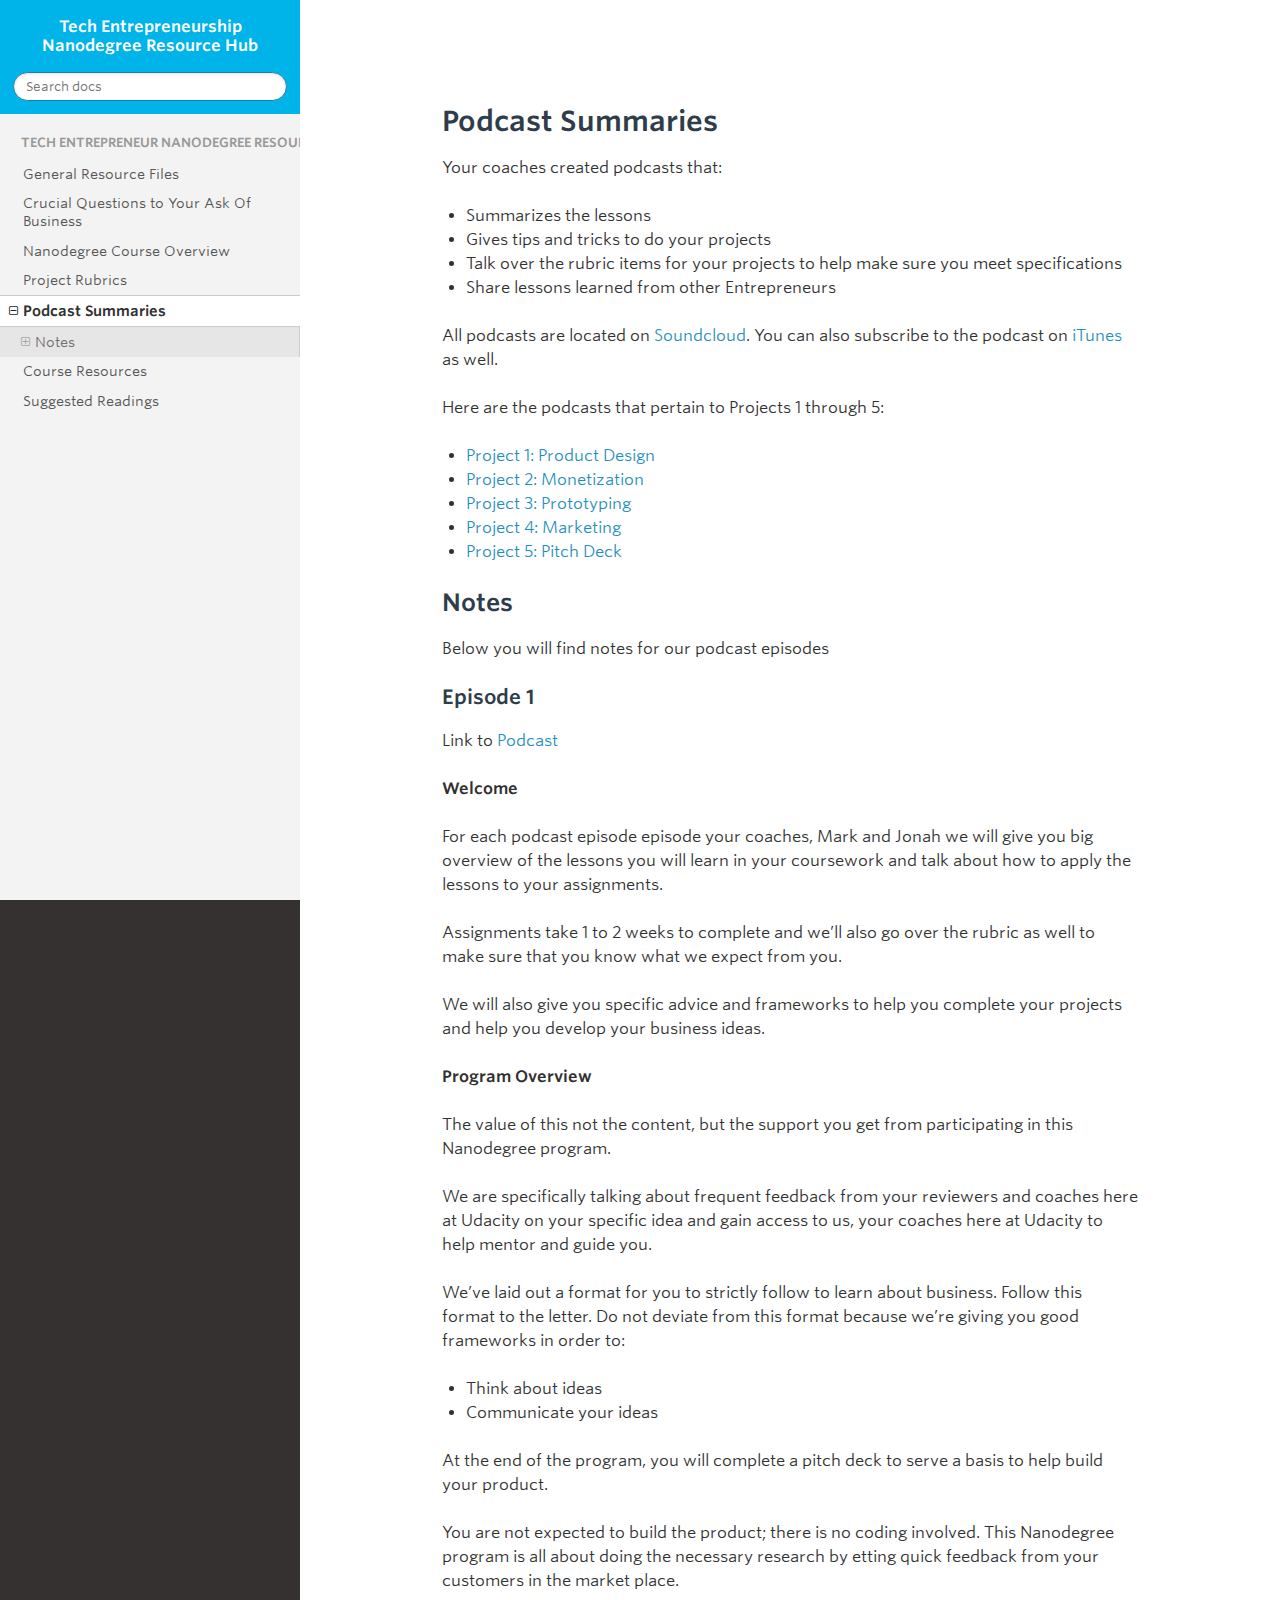
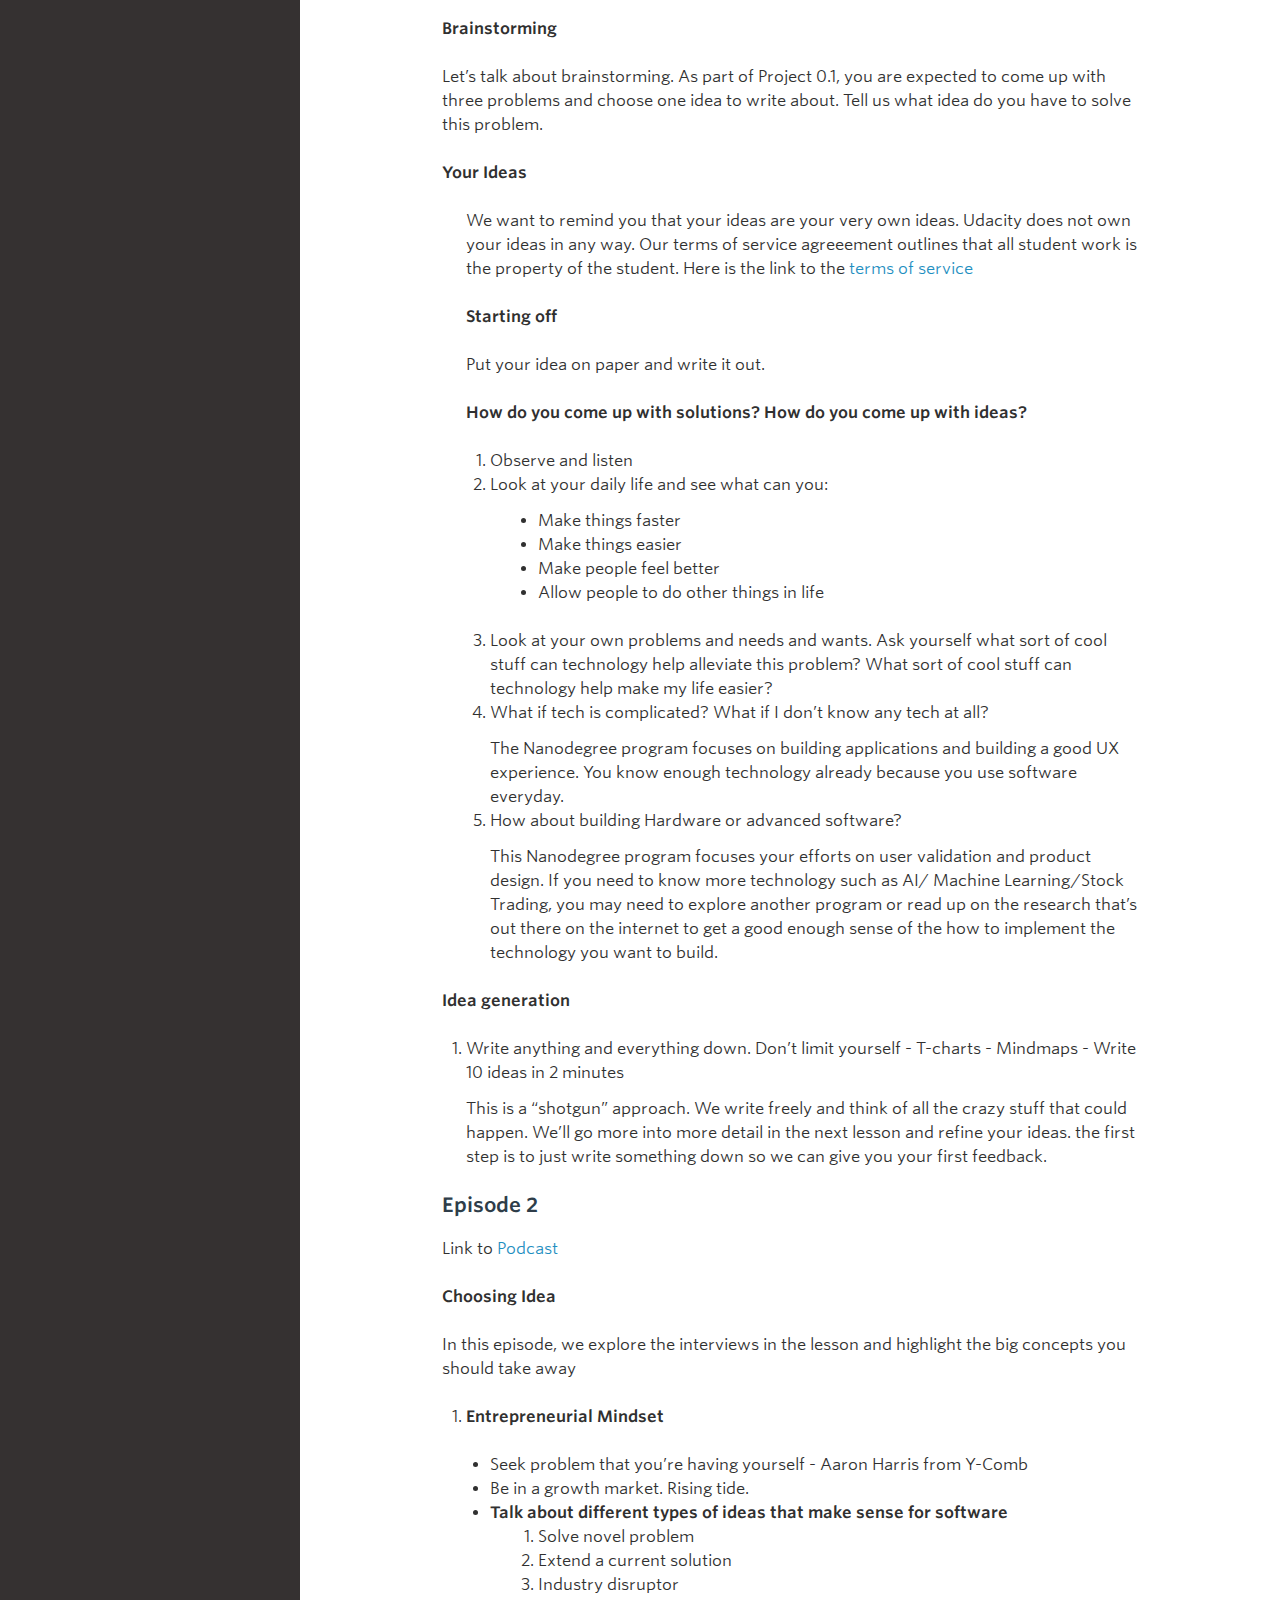
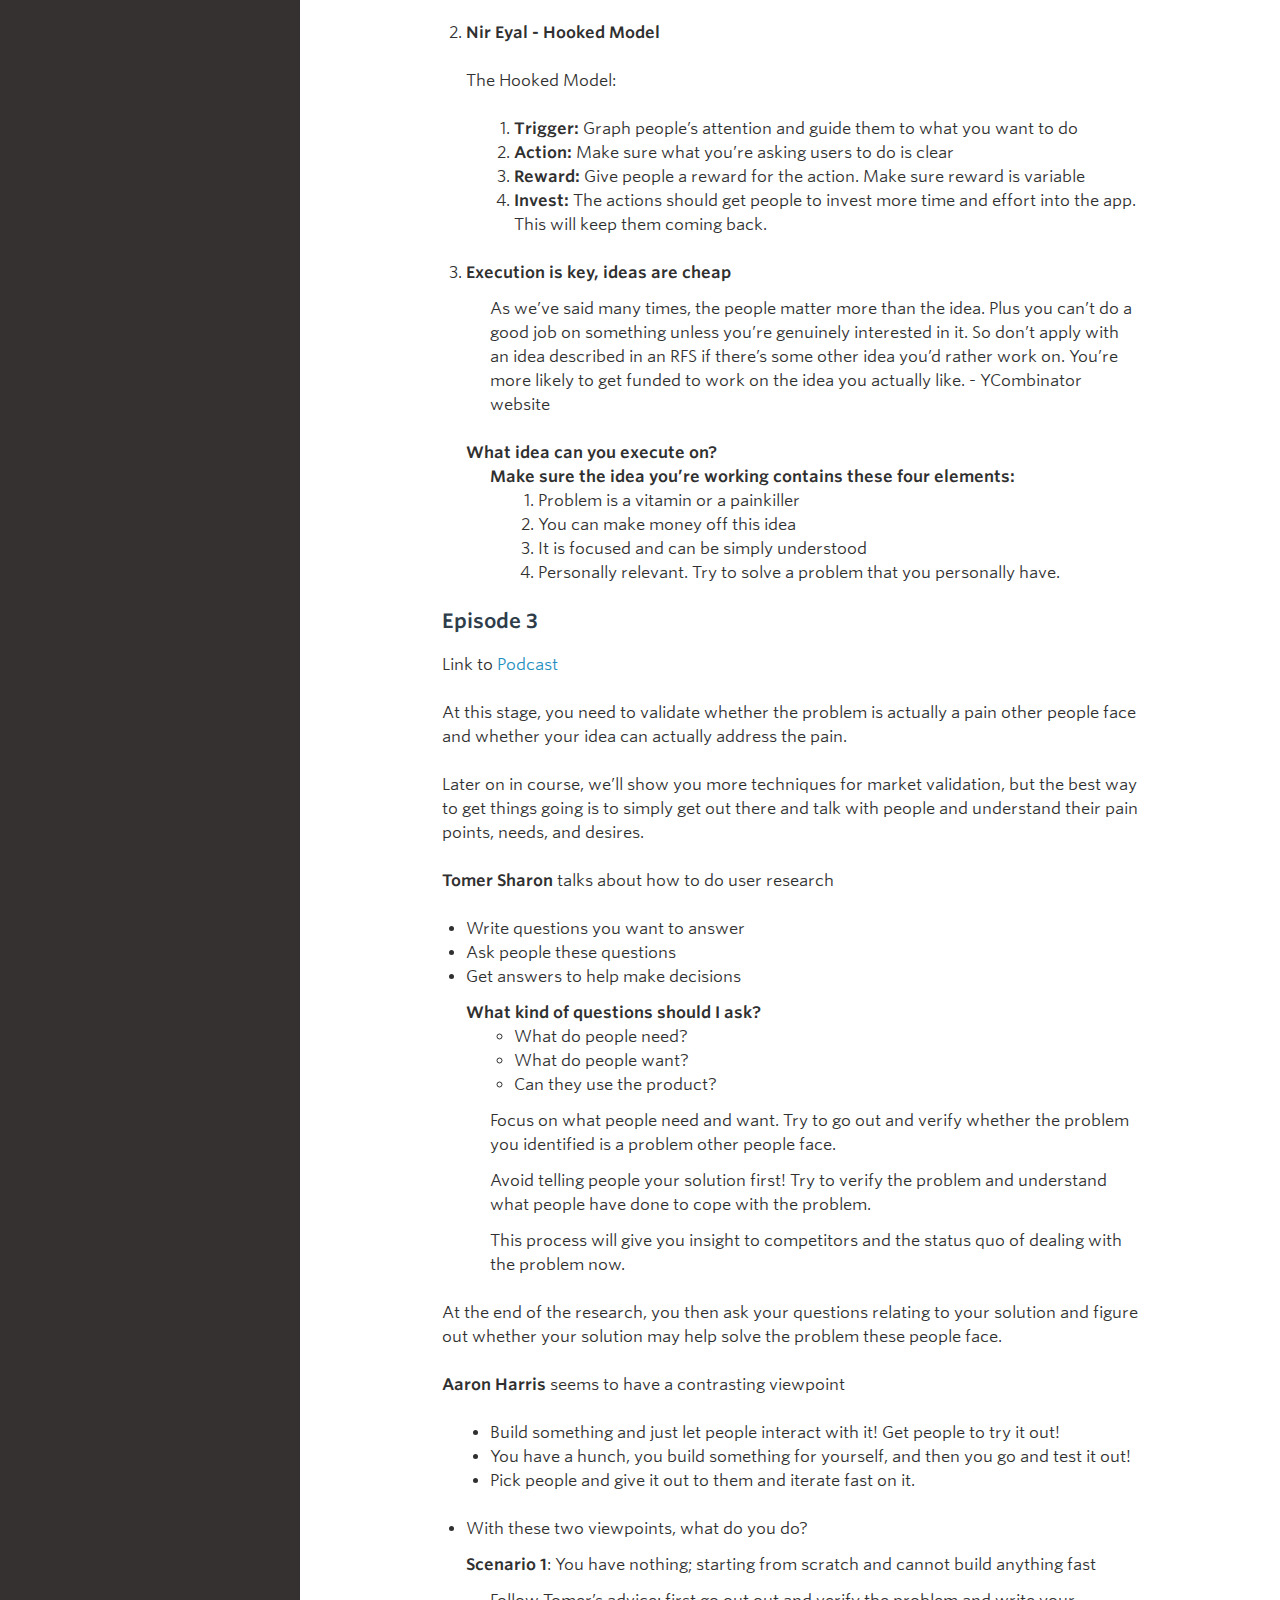
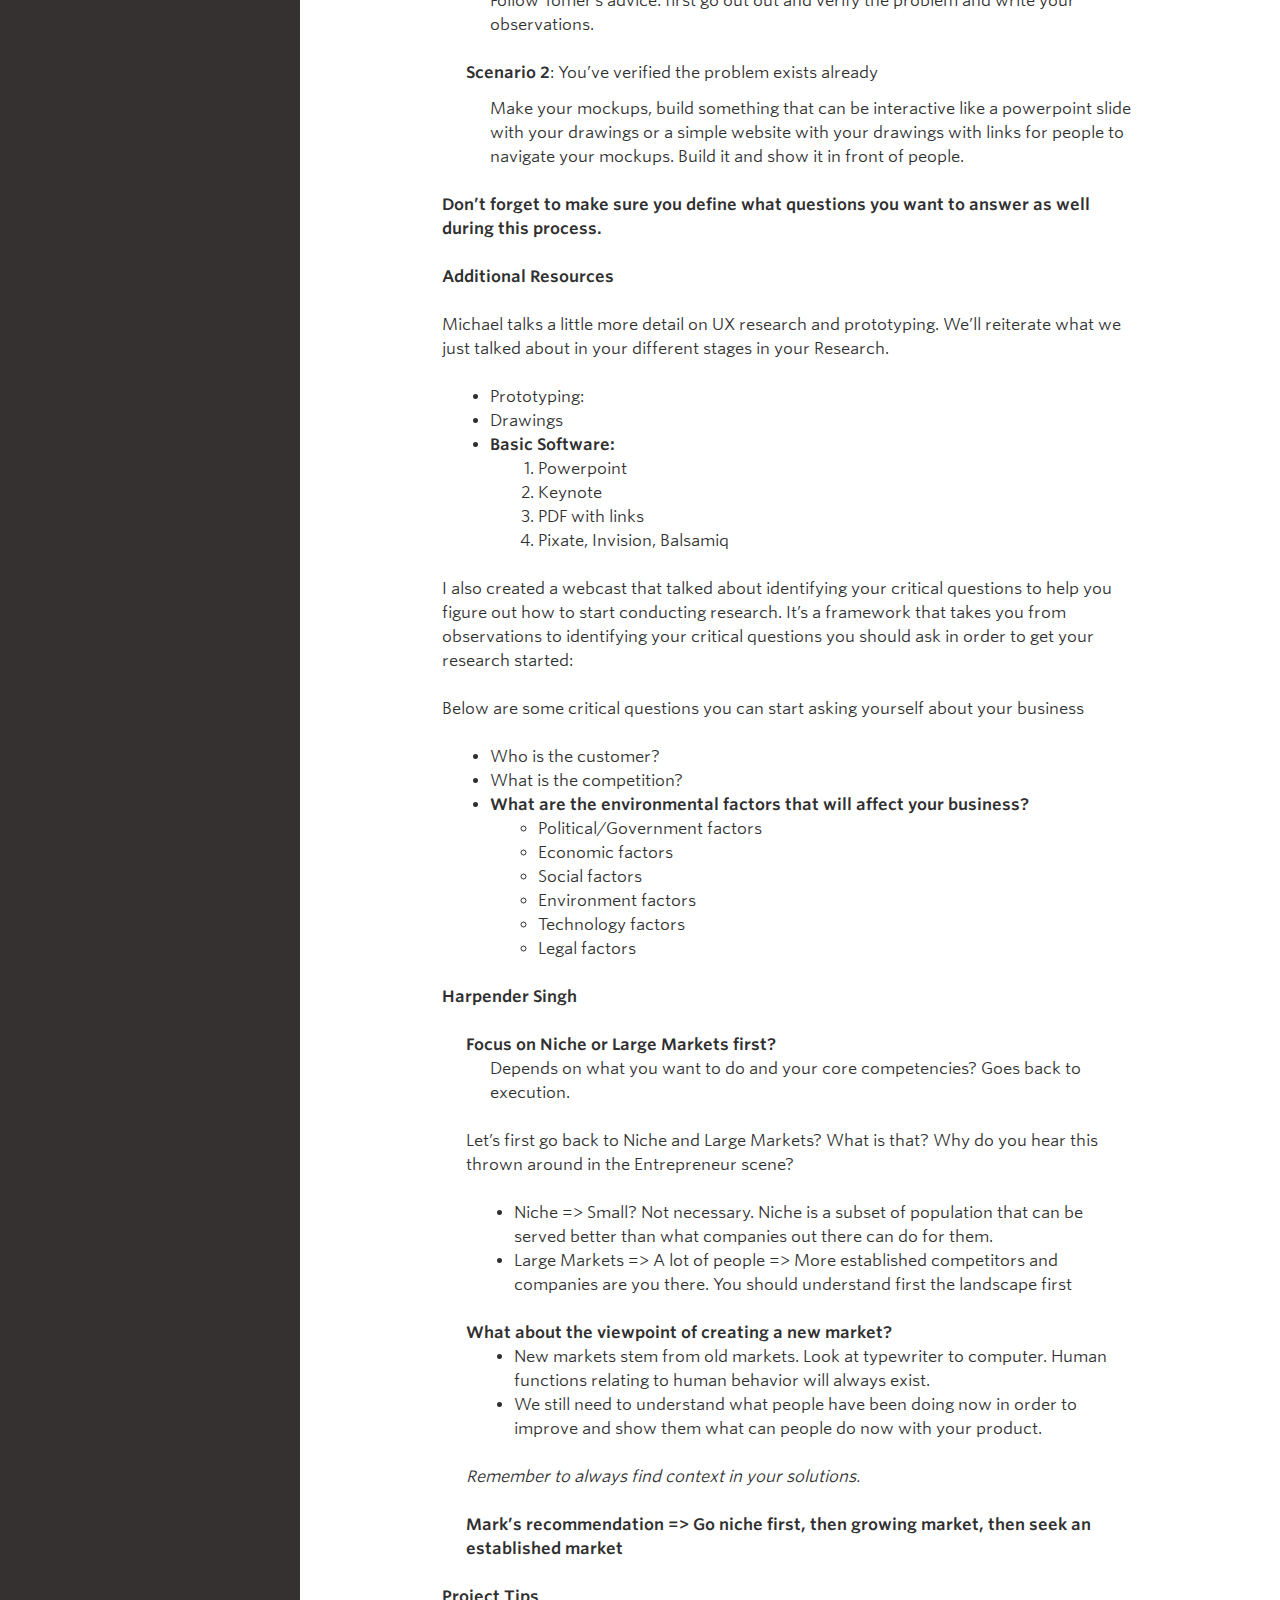
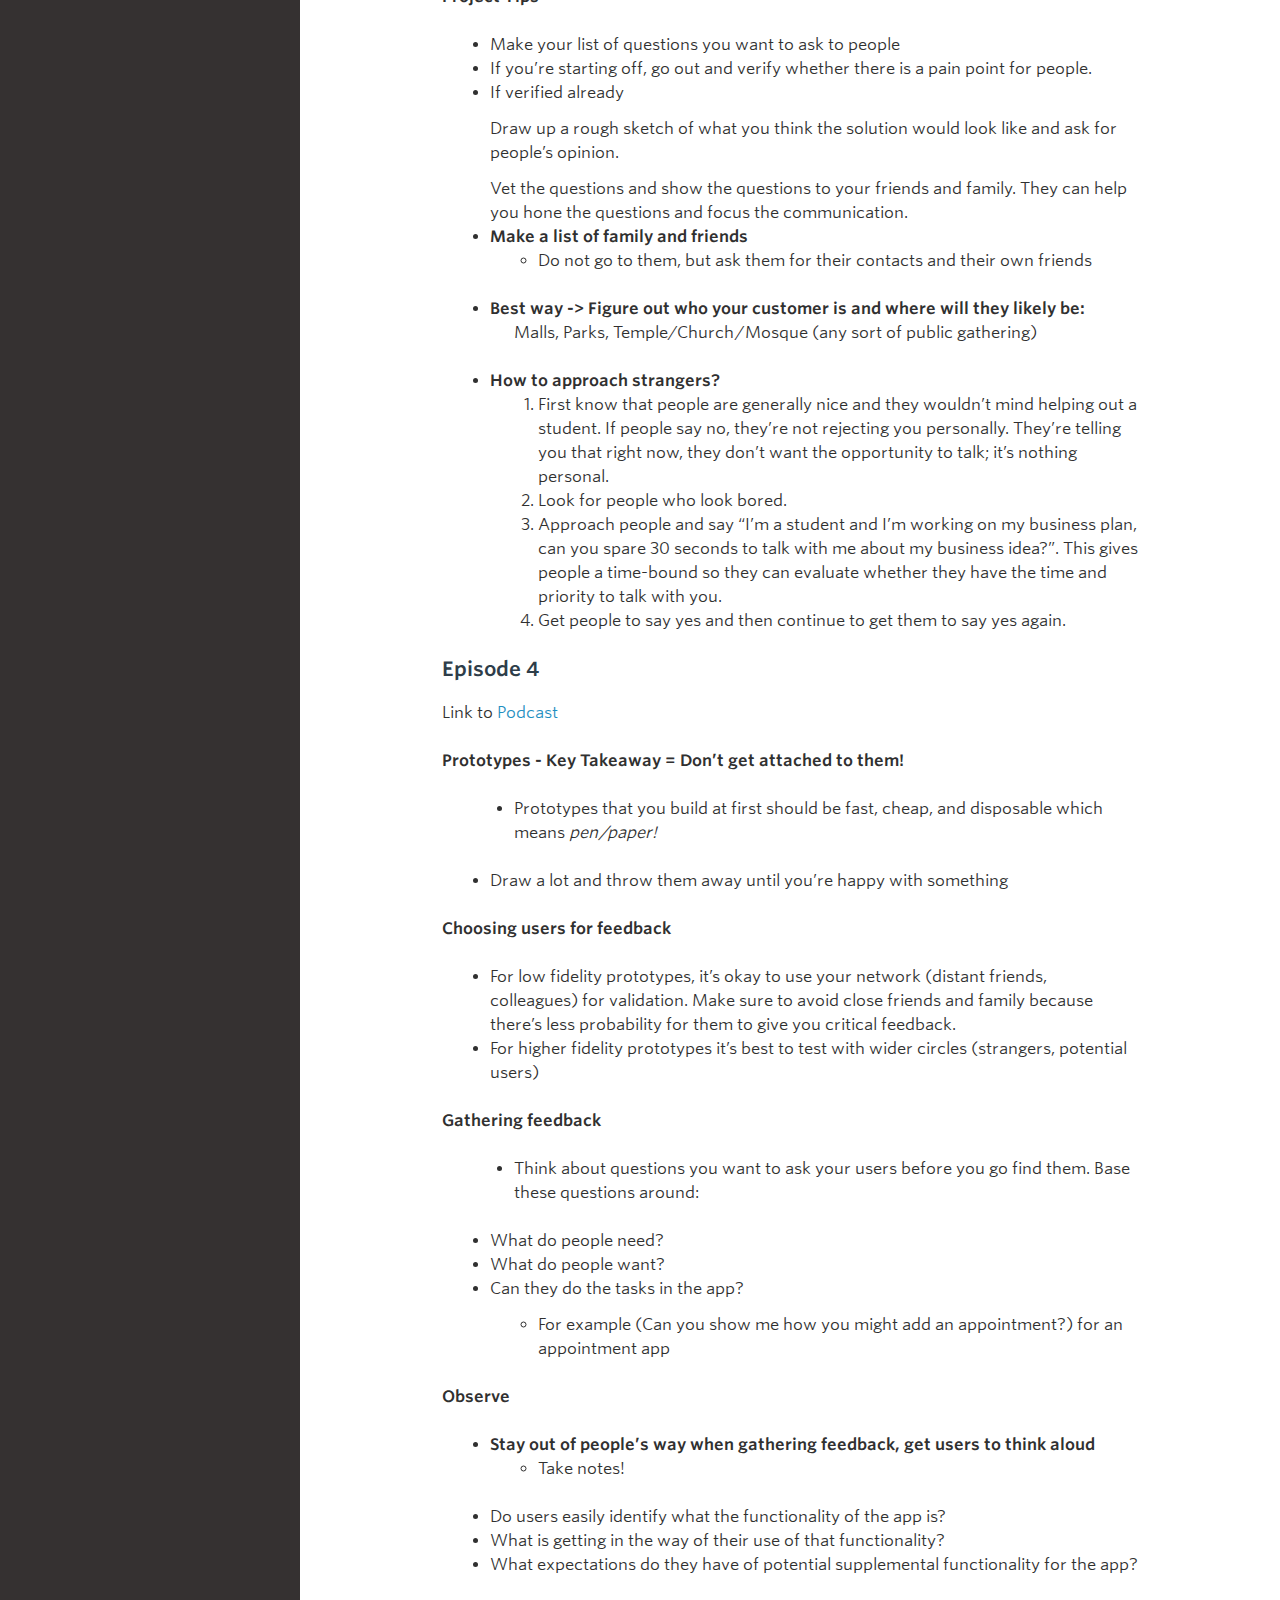
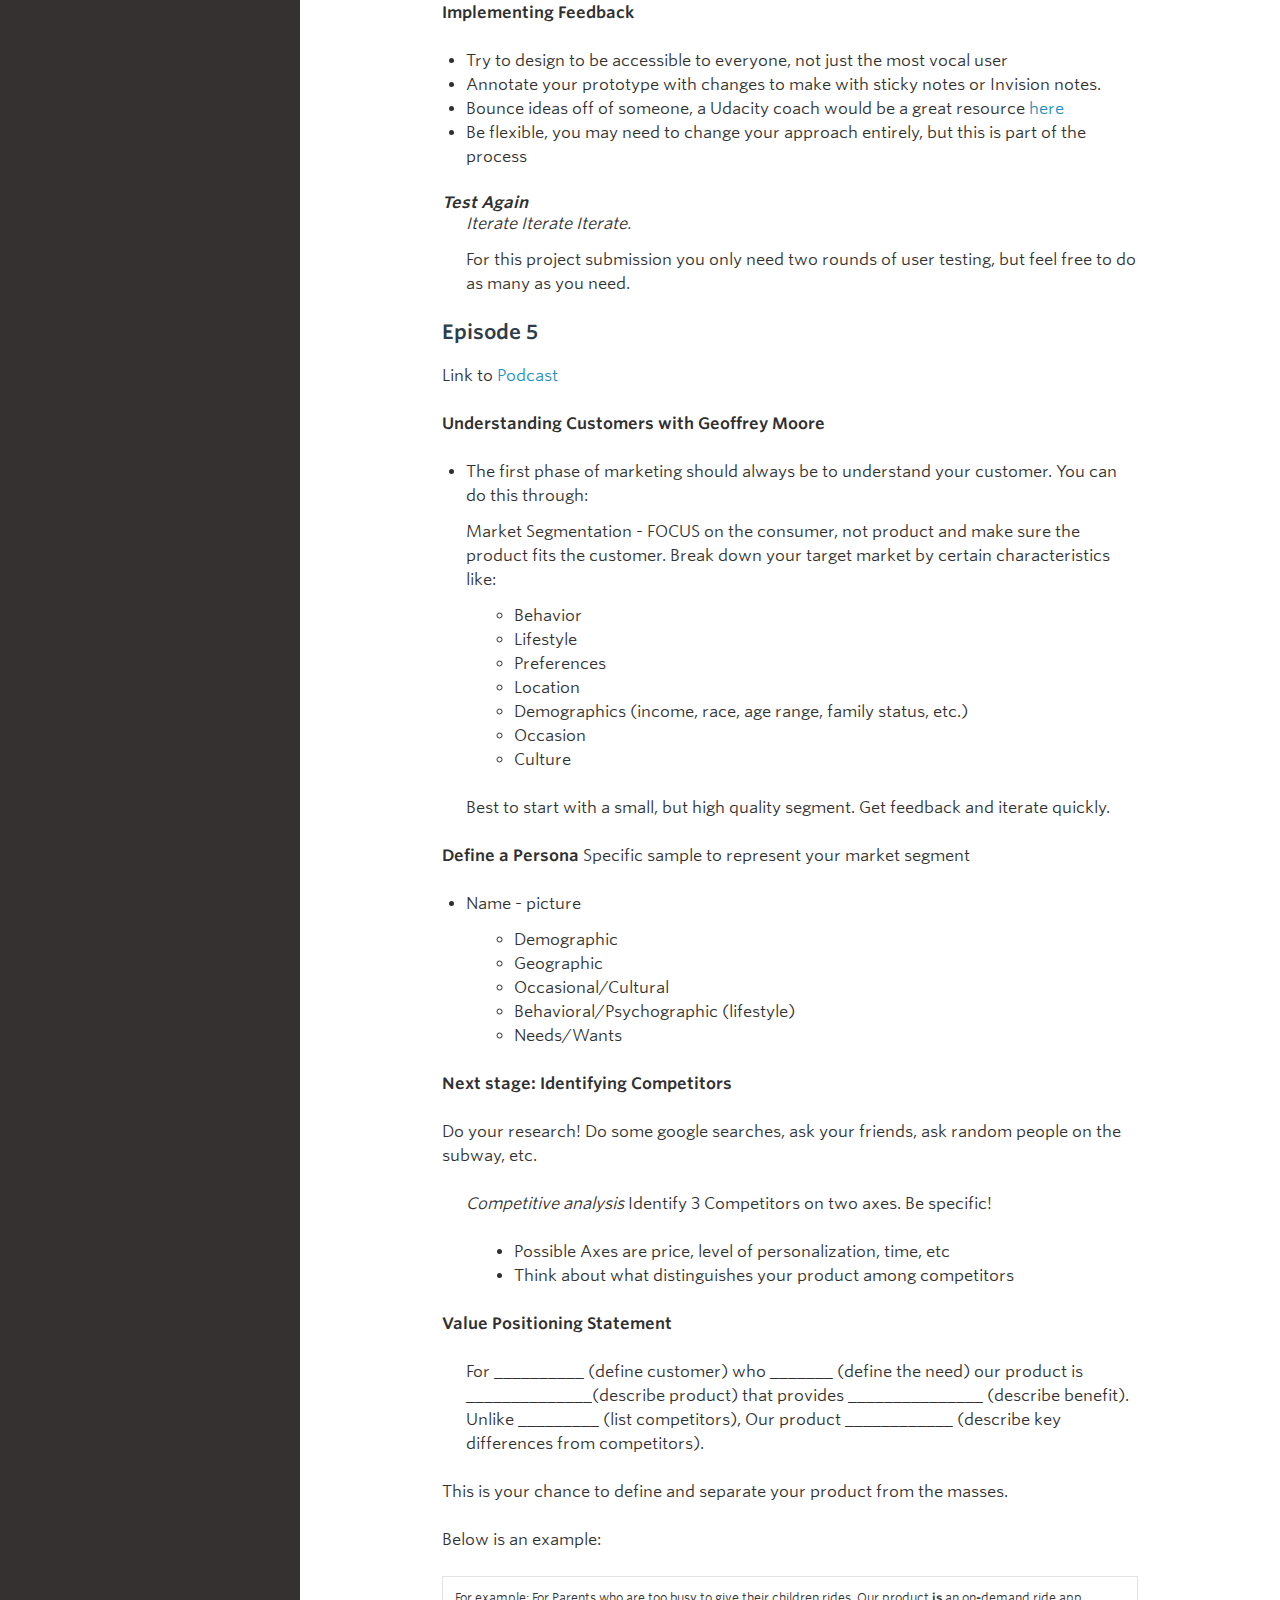
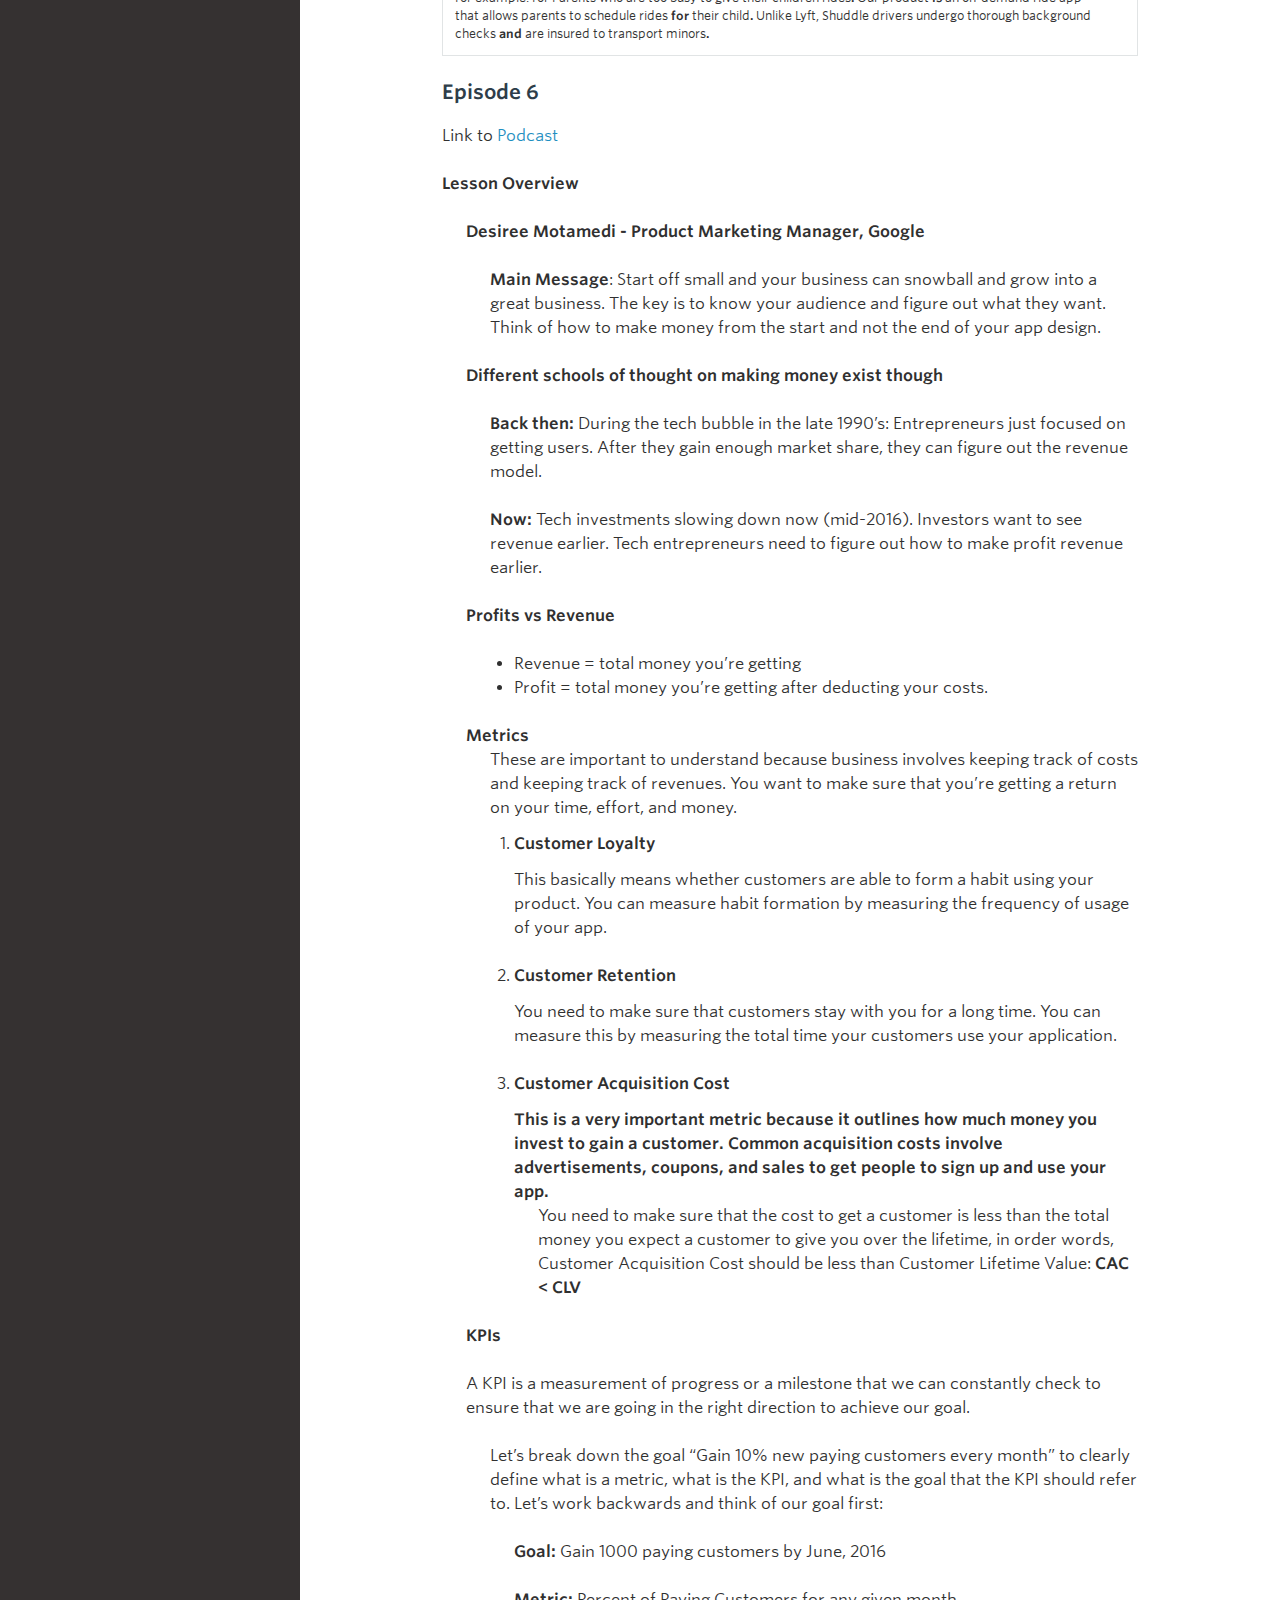
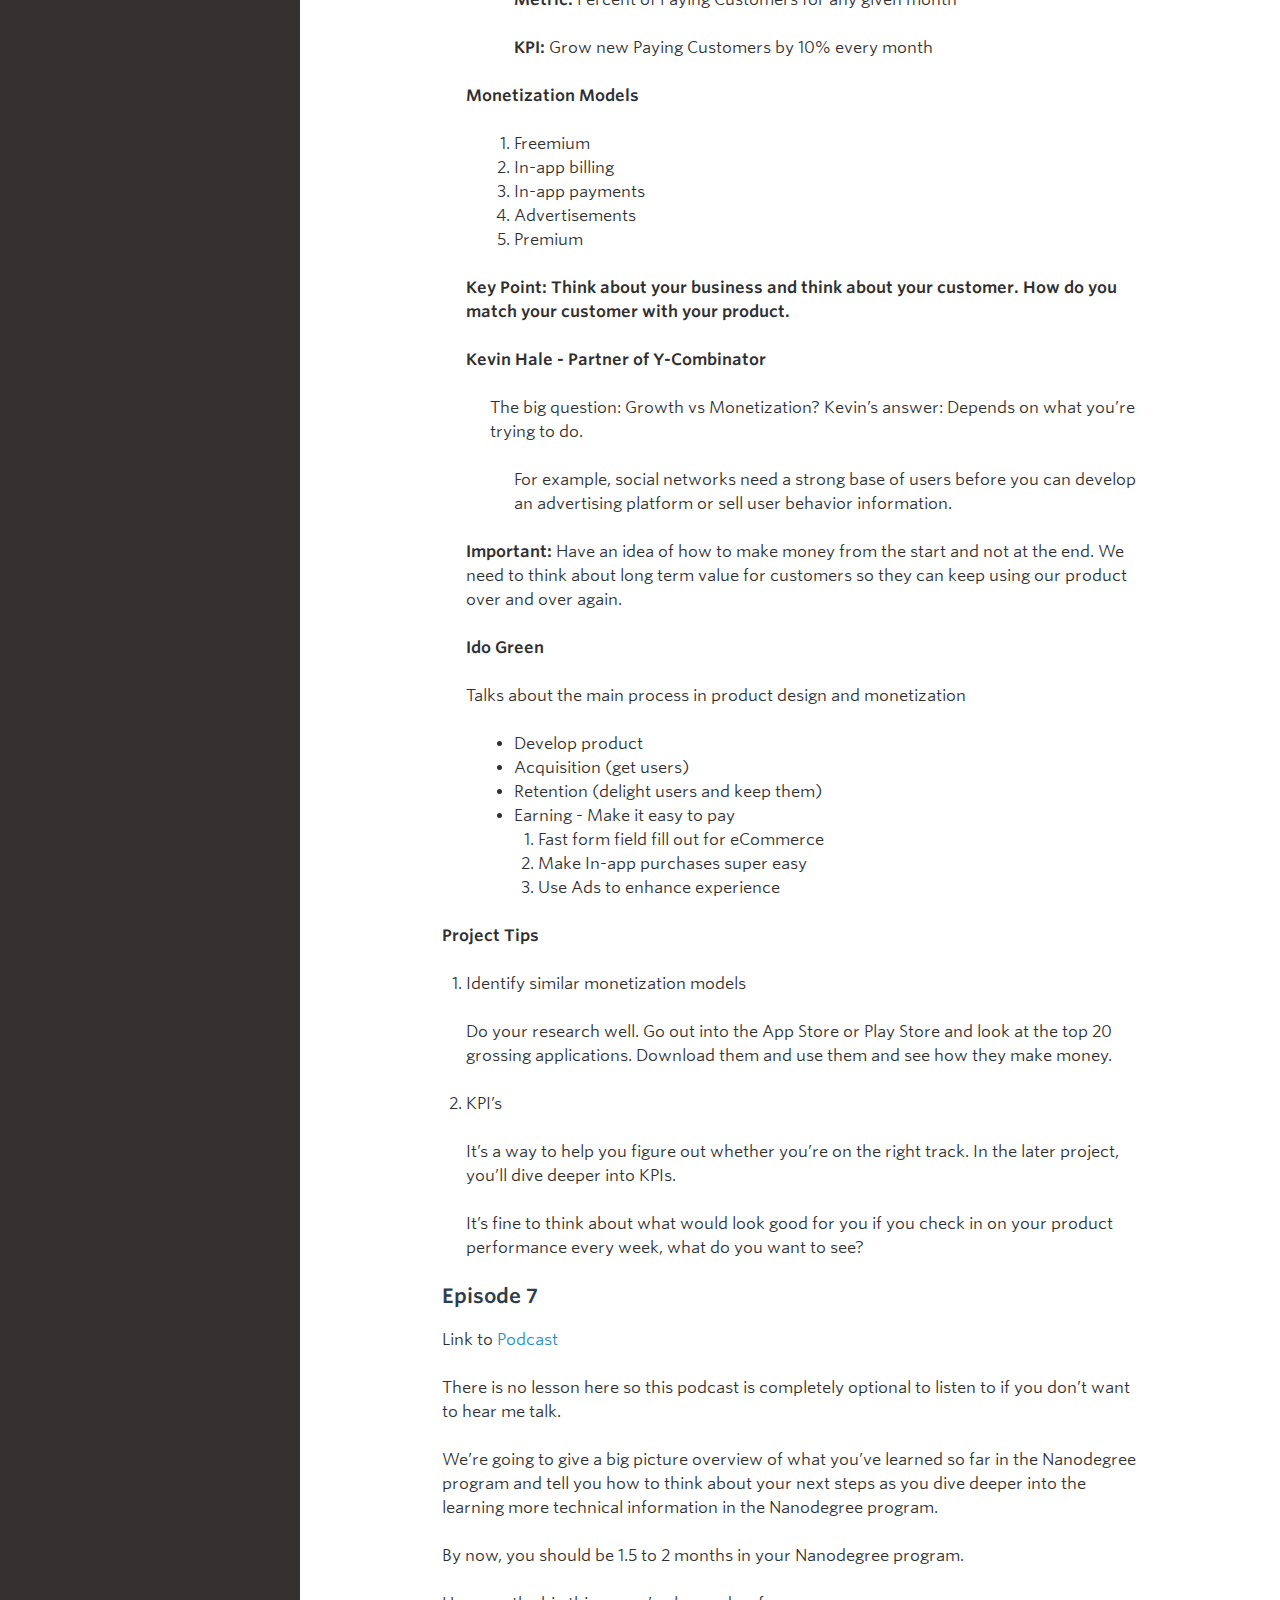
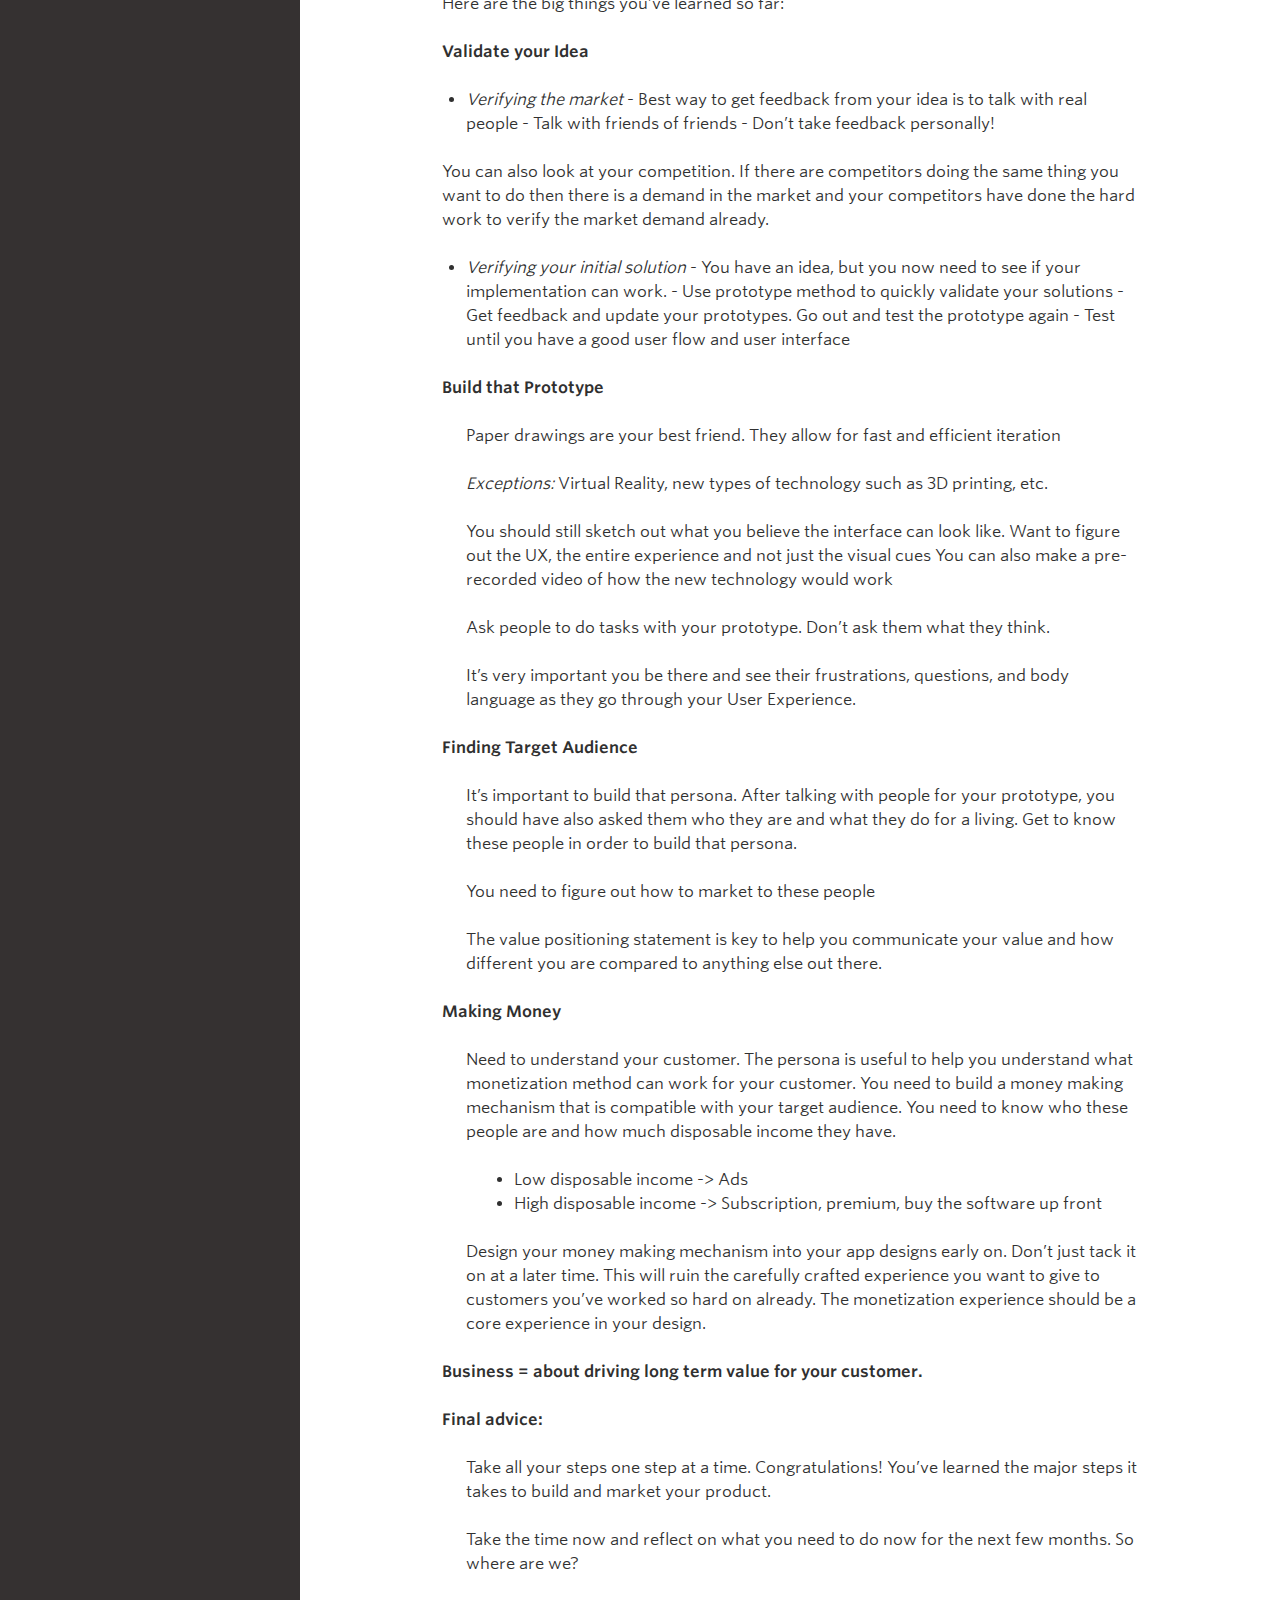
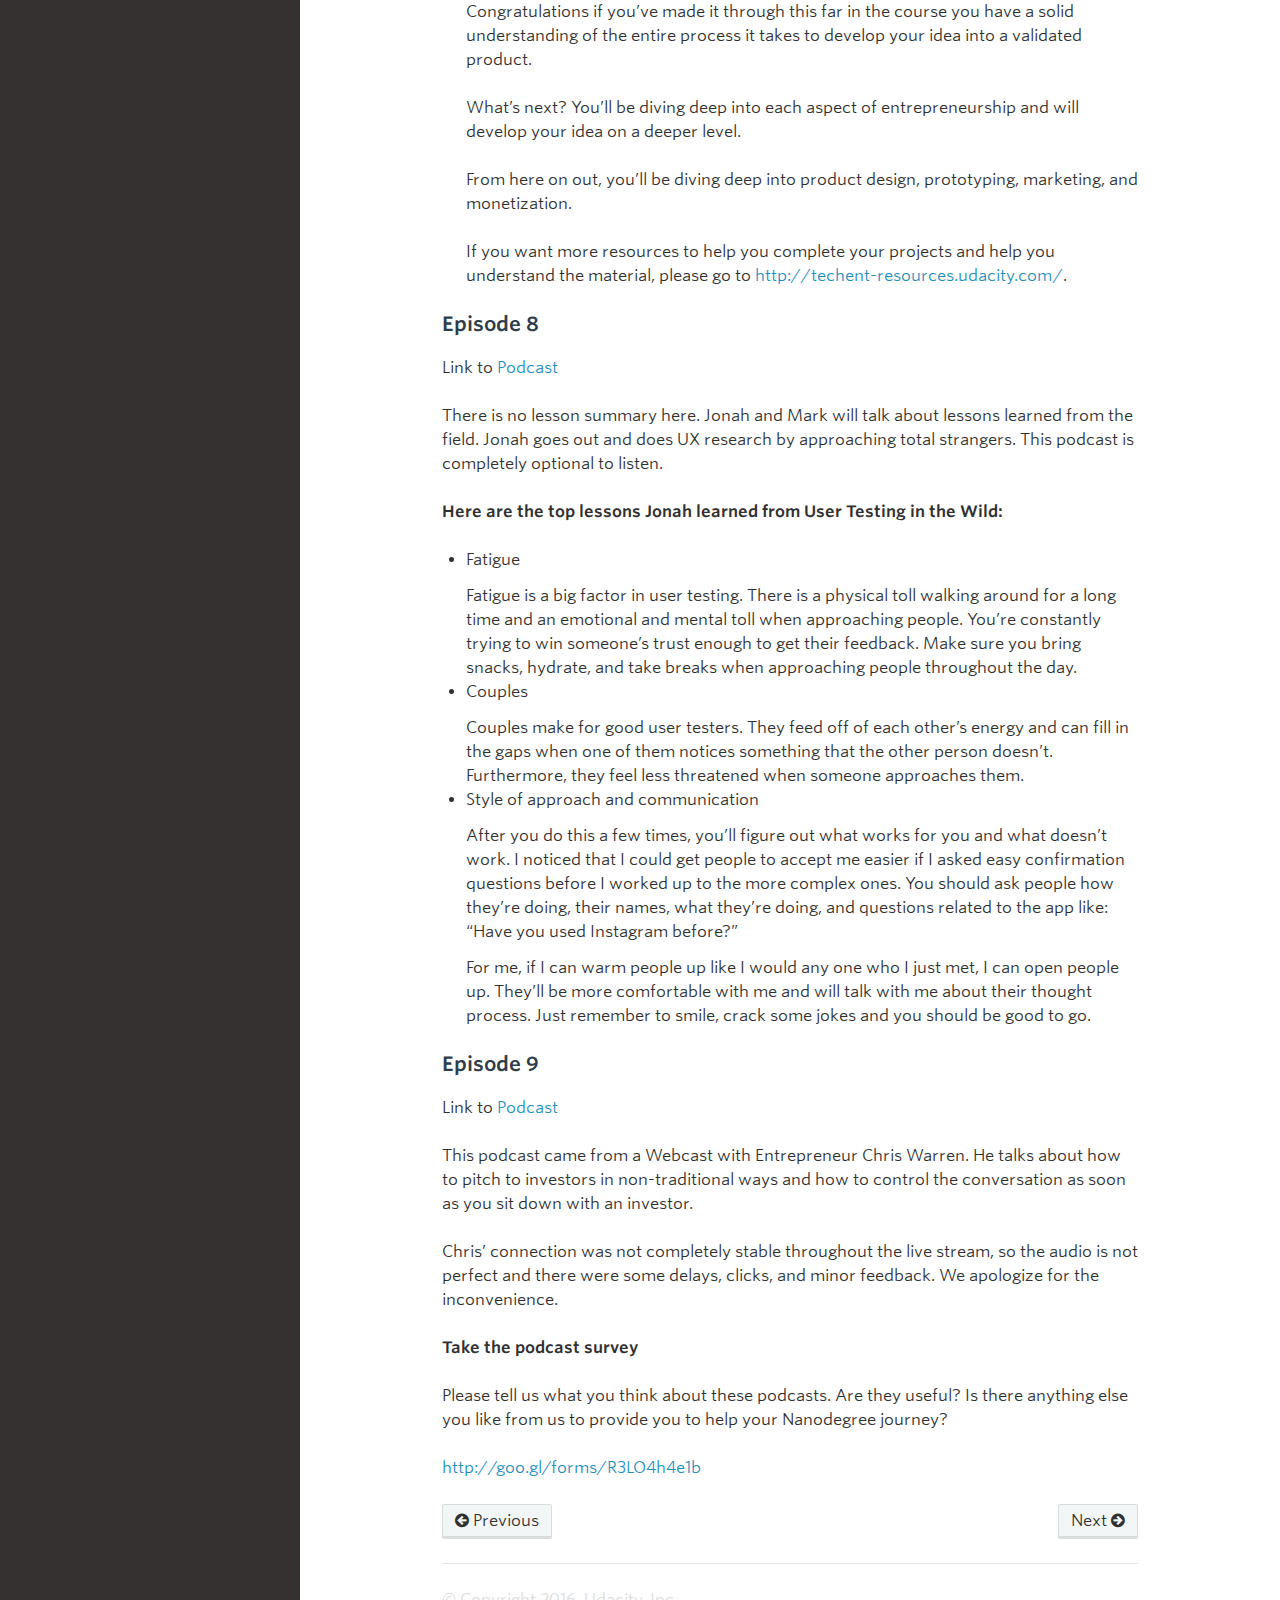
<file: PodcastSummaries.html>
<!DOCTYPE html>
<!--[if IE 8]><html class="no-js lt-ie9" lang="en" > <![endif]-->
<!--[if gt IE 8]><!--> <html class="no-js" lang="en" > <!--<![endif]-->
<head>
  <meta charset="utf-8">
  
  <meta name="viewport" content="width=device-width, initial-scale=1.0">
  
  <title>Podcast Summaries &mdash; Tech Entrepreneurship Nanodegree Resource Hub 0.1.1 documentation</title>
  

  
  
    <link rel="shortcut icon" href="_static/favicon.ico"/>
  

  

  
  
    

  

  
  
    <link rel="stylesheet" href="_static/css/theme.css" type="text/css" />
  

  
    <link rel="stylesheet" href="_static/main.css" type="text/css" />
  

  
    <link rel="top" title="Tech Entrepreneurship Nanodegree Resource Hub 0.1.1 documentation" href="index.html"/>
        <link rel="next" title="Course Resources" href="CourseResources.html"/>
        <link rel="prev" title="Project Rubrics" href="Rubrics.html"/> 

  
  <script src="_static/js/modernizr.min.js"></script>

</head>

<body class="wy-body-for-nav" role="document">

  <div class="wy-grid-for-nav">

    
    <nav data-toggle="wy-nav-shift" class="wy-nav-side">
      <div class="wy-side-nav-search">
        

        
          <a href="index.html"> Tech Entrepreneurship Nanodegree Resource Hub
        

        
        </a>

        
<div role="search">
  <form id="rtd-search-form" class="wy-form" action="search.html" method="get">
    <input type="text" name="q" placeholder="Search docs" />
    <input type="hidden" name="check_keywords" value="yes" />
    <input type="hidden" name="area" value="default" />
  </form>
</div>

        
      </div>

      <div class="wy-menu wy-menu-vertical" data-spy="affix" role="navigation" aria-label="main navigation">
        
          
          
              <p class="caption"><span class="caption-text">Tech Entrepreneur Nanodegree Resources</span></p>
<ul class="current">
<li class="toctree-l1"><a class="reference internal" href="ResourceFiles.html">General Resource Files</a></li>
<li class="toctree-l1"><a class="reference internal" href="PeterThiel_Questions.html">Crucial Questions to Your Ask Of Business</a></li>
<li class="toctree-l1"><a class="reference internal" href="NDCourseOutline.html">Nanodegree Course Overview</a></li>
<li class="toctree-l1"><a class="reference internal" href="Rubrics.html">Project Rubrics</a></li>
<li class="toctree-l1 current"><a class="current reference internal" href="">Podcast Summaries</a><ul>
<li class="toctree-l2"><a class="reference internal" href="#notes">Notes</a><ul>
<li class="toctree-l3"><a class="reference internal" href="#episode-1">Episode 1</a></li>
<li class="toctree-l3"><a class="reference internal" href="#episode-2">Episode 2</a></li>
<li class="toctree-l3"><a class="reference internal" href="#episode-3">Episode 3</a></li>
<li class="toctree-l3"><a class="reference internal" href="#episode-4">Episode 4</a></li>
<li class="toctree-l3"><a class="reference internal" href="#episode-5">Episode 5</a></li>
<li class="toctree-l3"><a class="reference internal" href="#episode-6">Episode 6</a></li>
<li class="toctree-l3"><a class="reference internal" href="#episode-7">Episode 7</a></li>
<li class="toctree-l3"><a class="reference internal" href="#episode-8">Episode 8</a></li>
<li class="toctree-l3"><a class="reference internal" href="#episode-9">Episode 9</a></li>
</ul>
</li>
</ul>
</li>
<li class="toctree-l1"><a class="reference internal" href="CourseResources.html">Course Resources</a></li>
<li class="toctree-l1"><a class="reference internal" href="SuggestedReading.html">Suggested Readings</a></li>
</ul>

          
        
      </div>
      &nbsp;
    </nav>

    <section data-toggle="wy-nav-shift" class="wy-nav-content-wrap">

      
      <nav class="wy-nav-top" role="navigation" aria-label="top navigation">
        <i data-toggle="wy-nav-top" class="fa fa-bars"></i>
        <a href="index.html">Tech Entrepreneurship Nanodegree Resource Hub</a>
      </nav>


      
      <div class="wy-nav-content">
        <div class="rst-content">
          <div role="main" class="document" itemscope="itemscope" itemtype="http://schema.org/Article">
           <div itemprop="articleBody">
            
  <div class="section" id="podcast-summaries">
<h1>Podcast Summaries<a class="headerlink" href="#podcast-summaries" title="Permalink to this headline">¶</a></h1>
<p>Your coaches created podcasts that:</p>
<ul class="simple">
<li>Summarizes the lessons</li>
<li>Gives tips and tricks to do your projects</li>
<li>Talk over the rubric items for your projects to help make sure you meet specifications</li>
<li>Share lessons learned from other Entrepreneurs</li>
</ul>
<p>All podcasts are located on <a class="reference external" href="https://soundcloud.com/udacity-tech-entrepreneur">Soundcloud</a>.
You can also subscribe to the podcast on <a class="reference external" href="https://itunes.apple.com/us/podcast/udacity-tech-entrepreneur/id1092699150?mt=2">iTunes</a> as well.</p>
<p>Here are the podcasts that pertain to Projects 1 through 5:</p>
<ul class="simple">
<li><a class="reference external" href="https://soundcloud.com/udacity-tech-entrepreneur/sets/product-design-rubric-review-sections">Project 1: Product Design</a></li>
<li><a class="reference external" href="https://soundcloud.com/udacity-tech-entrepreneur/sets/app-monetization-rubric-review-playlist">Project 2: Monetization</a></li>
<li><a class="reference external" href="https://soundcloud.com/udacity-tech-entrepreneur/sets/interactive-prototype-rubric-review">Project 3: Prototyping</a></li>
<li><a class="reference external" href="https://soundcloud.com/udacity-tech-entrepreneur/sets/marketing-and-distribution-rubric-review">Project 4: Marketing</a></li>
<li><a class="reference external" href="https://soundcloud.com/udacity-tech-entrepreneur/sets/capstone-rubric-review">Project 5: Pitch Deck</a></li>
</ul>
<div class="section" id="notes">
<h2>Notes<a class="headerlink" href="#notes" title="Permalink to this headline">¶</a></h2>
<p>Below you will find notes for our podcast episodes</p>
<div class="section" id="episode-1">
<span id="podcast-episode-1"></span><h3>Episode 1<a class="headerlink" href="#episode-1" title="Permalink to this headline">¶</a></h3>
<p>Link to <a class="reference external" href="https://soundcloud.com/udacity-tech-entrepreneur/e01-intro-nanodegree-program-and-brainstorming">Podcast</a></p>
<p><strong>Welcome</strong></p>
<p>For each podcast episode episode your coaches, Mark and Jonah we will give you big overview of the lessons you will learn in your coursework and talk about how to apply the lessons to your assignments.</p>
<p>Assignments take 1 to 2 weeks to complete and we’ll also go over the rubric as well to make sure that you know what we expect from you.</p>
<p>We will also give you specific advice and frameworks to help you complete your projects and help you develop your business ideas.</p>
<p><strong>Program Overview</strong></p>
<p>The value of this not the content, but the support you get from participating in this Nanodegree program.</p>
<p>We are specifically talking about frequent feedback from your reviewers and coaches here at Udacity on your specific idea and gain access to us, your coaches here at Udacity to help mentor and guide you.</p>
<p>We’ve laid out a format for you to strictly follow to learn about business. Follow this format to the letter. Do not deviate from this format because we’re giving you good frameworks in order to:</p>
<ul class="simple">
<li>Think about ideas</li>
<li>Communicate your ideas</li>
</ul>
<p>At the end of the program, you will complete a pitch deck to serve a basis to help build your product.</p>
<p>You are not expected to build the product; there is no coding involved. This Nanodegree program is all about doing the necessary research by etting quick feedback from your customers in the market place.</p>
<p><strong>Brainstorming</strong></p>
<p>Let&#8217;s talk about brainstorming. As part of Project 0.1, you are expected to come up with  three problems and choose one idea to write about. Tell us what idea do you have to solve this problem.</p>
<p><strong>Your Ideas</strong></p>
<blockquote>
<div><p>We want to remind you that your ideas are your very own ideas. Udacity does not own your ideas in any way. Our terms of service agreeement outlines that all student work is the property of the student. Here is the link to the <a class="reference external" href="https://www.udacity.com/legal">terms of service</a></p>
<p><strong>Starting off</strong></p>
<p>Put your idea on paper and write it out.</p>
<p><strong>How do you come up with solutions? How do you come up with ideas?</strong></p>
<ol class="arabic">
<li><p class="first">Observe and listen</p>
</li>
<li><p class="first">Look at your daily life and see what can you:</p>
<blockquote>
<div><ul class="simple">
<li>Make things faster</li>
<li>Make things easier</li>
<li>Make people feel better</li>
<li>Allow people to do other things in life</li>
</ul>
</div></blockquote>
</li>
<li><p class="first">Look at your own problems and needs and wants. Ask yourself what sort of cool stuff can technology help alleviate this problem? What sort of cool stuff can technology help make my life easier?</p>
</li>
<li><p class="first">What if tech is complicated? What if I don’t know any tech at all?</p>
<p>The Nanodegree program focuses on building applications and building a good UX experience. You know enough technology already because you use software everyday.</p>
</li>
<li><p class="first">How about building Hardware or advanced software?</p>
<p>This Nanodegree program focuses your efforts on user validation and product design. If you need to know more technology such as AI/ Machine Learning/Stock Trading, you may need to explore another program or read up on the research that’s out there on the internet to get a good enough sense of the how to implement the technology you want to build.</p>
</li>
</ol>
</div></blockquote>
<p><strong>Idea generation</strong></p>
<ol class="arabic">
<li><p class="first">Write anything and everything down. Don’t limit yourself
- T-charts
- Mindmaps
- Write 10 ideas in 2 minutes</p>
<p>This is a &#8220;shotgun&#8221; approach. We write freely and think of all the crazy stuff that could happen. We’ll go more into more detail in the next lesson and refine your ideas. the first step is to just write something down so we can give you your first feedback.</p>
</li>
</ol>
</div>
<div class="section" id="episode-2">
<span id="podcast-episode-2"></span><h3>Episode 2<a class="headerlink" href="#episode-2" title="Permalink to this headline">¶</a></h3>
<p>Link to <a class="reference external" href="https://soundcloud.com/udacity-tech-entrepreneur/e02-choose-your-idea">Podcast</a></p>
<p><strong>Choosing Idea</strong></p>
<p>In this episode, we explore the interviews in the lesson and highlight the big concepts you should take away</p>
<ol class="arabic simple">
<li><strong>Entrepreneurial Mindset</strong></li>
</ol>
<blockquote>
<div><ul>
<li><p class="first">Seek problem that you’re having yourself - Aaron Harris from Y-Comb</p>
</li>
<li><p class="first">Be in a growth market. Rising tide.</p>
</li>
<li><dl class="first docutils">
<dt>Talk about different types of ideas that make sense for software</dt>
<dd><ol class="first last arabic simple">
<li>Solve novel problem</li>
<li>Extend a current solution</li>
<li>Industry disruptor</li>
</ol>
</dd>
</dl>
</li>
</ul>
</div></blockquote>
<ol class="arabic simple" start="2">
<li><strong>Nir Eyal - Hooked Model</strong></li>
</ol>
<blockquote>
<div><p>The Hooked Model:</p>
<blockquote>
<div><ol class="arabic simple">
<li><strong>Trigger:</strong> Graph people&#8217;s attention and guide them to what you want to do</li>
<li><strong>Action:</strong> Make sure what you&#8217;re asking users to do is clear</li>
<li><strong>Reward:</strong> Give people a reward for the action. Make sure reward is variable</li>
<li><strong>Invest:</strong> The actions should get people to invest more time and effort into the app. This will keep them coming back.</li>
</ol>
</div></blockquote>
</div></blockquote>
<ol class="arabic" start="3">
<li><p class="first"><strong>Execution is key, ideas are cheap</strong></p>
<blockquote>
<div><p>As we’ve said many times, the people matter more than the idea. Plus you can’t do a good job on something unless you’re genuinely interested in it. So don’t apply with an idea described in an RFS if there’s some other idea you’d rather work on. You’re more likely to get funded to work on the idea you actually like. - YCombinator website</p>
</div></blockquote>
</li>
</ol>
<blockquote>
<div><dl class="docutils">
<dt><strong>What idea can you execute on?</strong></dt>
<dd><dl class="first last docutils">
<dt>Make sure the idea you&#8217;re working contains these four elements:</dt>
<dd><ol class="first last arabic simple">
<li>Problem is a vitamin or a painkiller</li>
<li>You can make money off this idea</li>
<li>It is focused and can be simply understood</li>
<li>Personally relevant. Try to solve a problem that you personally have.</li>
</ol>
</dd>
</dl>
</dd>
</dl>
</div></blockquote>
</div>
<div class="section" id="episode-3">
<span id="podcast-episode-3"></span><h3>Episode 3<a class="headerlink" href="#episode-3" title="Permalink to this headline">¶</a></h3>
<p>Link to <a class="reference external" href="https://soundcloud.com/udacity-tech-entrepreneur/e03-validate-your-idea">Podcast</a></p>
<p>At this stage, you need to validate whether the problem is actually a pain other people face and whether your idea can actually address the pain.</p>
<p>Later on in course, we’ll show you more techniques for market validation, but the best way to get things going is to simply get out there and talk with people and understand their pain points, needs, and desires.</p>
<p><strong>Tomer Sharon</strong> talks about how to do user research</p>
<ul>
<li><p class="first">Write questions you want to answer</p>
</li>
<li><p class="first">Ask people these questions</p>
</li>
<li><p class="first">Get answers to help make decisions</p>
<dl class="docutils">
<dt><strong>What kind of questions should I ask?</strong></dt>
<dd><ul class="first simple">
<li>What do people need?</li>
<li>What do people want?</li>
<li>Can they use the product?</li>
</ul>
<p>Focus on what people need and want. Try to go out and verify whether the problem you identified is a problem other people face.</p>
<p>Avoid telling people your solution first! Try to verify the problem and understand what people have done to cope with the problem.</p>
<p class="last">This process will give you insight to competitors and the status quo of dealing with the problem now.</p>
</dd>
</dl>
</li>
</ul>
<p>At the end of the research, you then ask your questions relating to your solution and figure out whether your solution may help solve the problem these people face.</p>
<p><strong>Aaron Harris</strong> seems to have a contrasting viewpoint</p>
<blockquote>
<div><ul class="simple">
<li>Build something and just let people interact with it! Get people to try it out!</li>
<li>You have a hunch, you build something for yourself, and then you go and test it out!</li>
<li>Pick people and give it out to them and iterate fast on it.</li>
</ul>
</div></blockquote>
<ul>
<li><p class="first">With these two viewpoints, what do you do?</p>
<p><strong>Scenario 1</strong>: You have nothing; starting from scratch and cannot build anything fast</p>
<blockquote>
<div><p>Follow Tomer’s advice: first go out out and verify the problem and write your observations.</p>
</div></blockquote>
<p><strong>Scenario 2</strong>: You’ve verified the problem exists already</p>
<blockquote>
<div><p>Make your mockups, build something that can be interactive like a powerpoint slide with your drawings or a simple website with your drawings with links for people to navigate your mockups. Build it and show it in front of people.</p>
</div></blockquote>
</li>
</ul>
<p><strong>Don’t forget to make sure you define what questions you want to answer as well during this process.</strong></p>
<p><strong>Additional Resources</strong></p>
<p>Michael talks a little more detail on UX research and prototyping. We&#8217;ll
reiterate what we just talked about in your different stages in your
Research.</p>
<blockquote>
<div><ul>
<li><p class="first">Prototyping:</p>
</li>
<li><p class="first">Drawings</p>
</li>
<li><dl class="first docutils">
<dt>Basic Software:</dt>
<dd><ol class="first last arabic simple">
<li>Powerpoint</li>
<li>Keynote</li>
<li>PDF with links</li>
<li>Pixate, Invision, Balsamiq</li>
</ol>
</dd>
</dl>
</li>
</ul>
</div></blockquote>
<p>I also created a webcast that talked about identifying your critical
questions to help you figure out how to start conducting research. It’s a
framework that takes you from observations to identifying your critical
questions you should ask in order to get your research started:</p>
<p>Below are some critical questions you can start asking yourself about your business</p>
<blockquote>
<div><ul>
<li><p class="first">Who is the customer?</p>
</li>
<li><p class="first">What is the competition?</p>
</li>
<li><dl class="first docutils">
<dt>What are the environmental factors that will affect your business?</dt>
<dd><ul class="first last simple">
<li>Political/Government factors</li>
<li>Economic factors</li>
<li>Social factors</li>
<li>Environment factors</li>
<li>Technology factors</li>
<li>Legal factors</li>
</ul>
</dd>
</dl>
</li>
</ul>
</div></blockquote>
<p><strong>Harpender Singh</strong></p>
<blockquote>
<div><dl class="docutils">
<dt>Focus on Niche or Large Markets first?</dt>
<dd>Depends on what you want to do and your core competencies? Goes back to execution.</dd>
</dl>
<p>Let&#8217;s first go back to Niche and Large Markets? What is that? Why do you hear this thrown around in the Entrepreneur scene?</p>
<blockquote>
<div><ul class="simple">
<li>Niche =&gt; Small? Not necessary. Niche is a subset of population that can be served better than what companies out there can do for them.</li>
<li>Large Markets =&gt; A lot of people =&gt; More established competitors and companies are you there. You should understand first the landscape first</li>
</ul>
</div></blockquote>
<dl class="docutils">
<dt>What about the viewpoint of creating a new market?</dt>
<dd><ul class="first last simple">
<li>New markets stem from old markets. Look at typewriter to computer. Human functions relating to human behavior will always exist.</li>
<li>We still need to understand what people have been doing now in order to improve and show them what can people do now with your product.</li>
</ul>
</dd>
</dl>
<p><em>Remember to always find context in your solutions.</em></p>
<p><strong>Mark’s recommendation =&gt; Go niche first, then growing market, then seek an established market</strong></p>
</div></blockquote>
<p><strong>Project Tips</strong></p>
<blockquote>
<div><ul>
<li><p class="first">Make your list of questions you want to ask to people</p>
</li>
<li><p class="first">If you&#8217;re starting off, go out and verify whether there is a pain point for people.</p>
</li>
<li><p class="first">If verified already</p>
<p>Draw up a rough sketch of what you think the solution would look like and ask for people’s opinion.</p>
<p>Vet the questions and show the questions to your friends and family. They can help you hone the questions and focus the communication.</p>
</li>
<li><dl class="first docutils">
<dt>Make a list of family and friends</dt>
<dd><ul class="first last simple">
<li>Do not go to them, but ask them for their contacts and their own friends</li>
</ul>
</dd>
</dl>
</li>
<li><dl class="first docutils">
<dt>Best way -&gt; Figure out who your customer is and where will they likely be:</dt>
<dd><p class="first last">Malls, Parks, Temple/Church/Mosque (any sort of public gathering)</p>
</dd>
</dl>
</li>
<li><dl class="first docutils">
<dt><strong>How to approach strangers?</strong></dt>
<dd><ol class="first last arabic simple">
<li>First know that people are generally nice and they wouldn’t mind helping out a student. If people say no, they’re not rejecting you personally. They’re telling you that right now, they don&#8217;t want the opportunity to talk; it’s nothing personal.</li>
<li>Look for people who look bored.</li>
<li>Approach people and say “I’m a student and I’m working on my business plan, can you spare 30   seconds to talk with me about my business idea?”. This gives people a time-bound so they can evaluate whether they have the time and priority to talk with you.</li>
<li>Get people to say yes and then continue to get them to say yes again.</li>
</ol>
</dd>
</dl>
</li>
</ul>
</div></blockquote>
</div>
<div class="section" id="episode-4">
<span id="podcast-episode-4"></span><h3>Episode 4<a class="headerlink" href="#episode-4" title="Permalink to this headline">¶</a></h3>
<p>Link to <a class="reference external" href="https://soundcloud.com/udacity-tech-entrepreneur/e04-build-a-prototype">Podcast</a></p>
<p><strong>Prototypes - Key Takeaway = Don’t get attached to them!</strong></p>
<blockquote>
<div><blockquote>
<div><ul class="simple">
<li>Prototypes that you build at first should be fast, cheap, and disposable which means <em>pen/paper!</em></li>
</ul>
</div></blockquote>
<ul class="simple">
<li>Draw a lot and throw them away until you’re happy with something</li>
</ul>
</div></blockquote>
<p><strong>Choosing users for feedback</strong></p>
<blockquote>
<div><ul class="simple">
<li>For low fidelity prototypes, it’s okay to use your network (distant friends, colleagues) for validation. Make sure to avoid close friends and family because there&#8217;s less probability for them to give you critical feedback.</li>
<li>For higher fidelity prototypes it’s best to test with wider circles (strangers, potential users)</li>
</ul>
</div></blockquote>
<p><strong>Gathering feedback</strong></p>
<blockquote>
<div><blockquote>
<div><ul class="simple">
<li>Think about questions you want to ask your users before you go find them. Base these questions around:</li>
</ul>
</div></blockquote>
<ul>
<li><p class="first">What do people need?</p>
</li>
<li><p class="first">What do people want?</p>
</li>
<li><p class="first">Can they do the tasks in the app?</p>
<blockquote>
<div><ul class="simple">
<li>For example (Can you show me how you might add an appointment?) for an appointment app</li>
</ul>
</div></blockquote>
</li>
</ul>
</div></blockquote>
<p><strong>Observe</strong></p>
<blockquote>
<div><ul>
<li><dl class="first docutils">
<dt>Stay out of people’s way when gathering feedback, get users to think aloud</dt>
<dd><ul class="first last simple">
<li>Take notes!</li>
</ul>
</dd>
</dl>
</li>
<li><p class="first">Do users easily identify what the functionality of the app is?</p>
</li>
<li><p class="first">What is getting in the way of their use of that functionality?</p>
</li>
<li><p class="first">What expectations do they have of potential supplemental functionality for the app?</p>
</li>
</ul>
</div></blockquote>
<p><strong>Implementing Feedback</strong></p>
<ul class="simple">
<li>Try to design to be accessible to everyone, not just the most vocal user</li>
<li>Annotate your prototype with changes to make with sticky notes or Invision notes.</li>
<li>Bounce ideas off of someone, a Udacity coach would be a great resource <a class="reference external" href="https://calendly.com/tend-coach/1v1">here</a></li>
<li>Be flexible, you may need to change your approach entirely, but this is part of the process</li>
</ul>
<dl class="docutils">
<dt><em>Test Again</em></dt>
<dd><p class="first"><em>Iterate Iterate Iterate.</em></p>
<p class="last">For this project submission you only need two rounds of user testing, but feel free to do as many as you need.</p>
</dd>
</dl>
</div>
<div class="section" id="episode-5">
<span id="podcast-episode-5"></span><h3>Episode 5<a class="headerlink" href="#episode-5" title="Permalink to this headline">¶</a></h3>
<p>Link to <a class="reference external" href="https://soundcloud.com/udacity-tech-entrepreneur/e05-find-your-target-audience">Podcast</a></p>
<p><strong>Understanding Customers with Geoffrey Moore</strong></p>
<ul>
<li><p class="first">The first phase of marketing should always be to understand your customer. You can do this through:</p>
<p>Market Segmentation - FOCUS on the consumer, not product and make sure the product fits the customer. Break down your target market by certain characteristics like:</p>
<blockquote>
<div><ul class="simple">
<li>Behavior</li>
<li>Lifestyle</li>
<li>Preferences</li>
<li>Location</li>
<li>Demographics (income, race, age range, family status, etc.)</li>
<li>Occasion</li>
<li>Culture</li>
</ul>
</div></blockquote>
<p>Best to start with a small, but high quality segment. Get feedback and iterate quickly.</p>
</li>
</ul>
<p><strong>Define a Persona</strong> Specific sample to represent your market segment</p>
<ul>
<li><p class="first">Name - picture</p>
<blockquote>
<div><ul class="simple">
<li>Demographic</li>
<li>Geographic</li>
<li>Occasional/Cultural</li>
<li>Behavioral/Psychographic (lifestyle)</li>
<li>Needs/Wants</li>
</ul>
</div></blockquote>
</li>
</ul>
<p><strong>Next stage: Identifying Competitors</strong></p>
<p>Do your research! Do some google searches, ask your friends, ask random people on the subway, etc.</p>
<blockquote>
<div><p><em>Competitive analysis</em> Identify 3 Competitors on two axes. Be specific!</p>
<blockquote>
<div><ul class="simple">
<li>Possible Axes are price, level of personalization, time, etc</li>
<li>Think about what distinguishes your product among competitors</li>
</ul>
</div></blockquote>
</div></blockquote>
<p><strong>Value Positioning Statement</strong></p>
<blockquote>
<div>For __________ (define customer) who _______ (define the need) our product is ______________(describe product) that provides _______________ (describe benefit).
Unlike _________ (list competitors), Our product ____________ (describe key differences from competitors).</div></blockquote>
<p>This is your chance to define and separate your product from the masses.</p>
<p>Below is an example:</p>
<div class="highlight-default"><div class="highlight"><pre><span class="n">For</span> <span class="n">example</span><span class="p">:</span> <span class="n">For</span> <span class="n">Parents</span> <span class="n">who</span> <span class="n">are</span> <span class="n">too</span> <span class="n">busy</span> <span class="n">to</span> <span class="n">give</span> <span class="n">their</span> <span class="n">children</span> <span class="n">rides</span><span class="o">.</span> <span class="n">Our</span> <span class="n">product</span> <span class="ow">is</span> <span class="n">an</span> <span class="n">on</span><span class="o">-</span><span class="n">demand</span> <span class="n">ride</span> <span class="n">app</span>
<span class="n">that</span> <span class="n">allows</span> <span class="n">parents</span> <span class="n">to</span> <span class="n">schedule</span> <span class="n">rides</span> <span class="k">for</span> <span class="n">their</span> <span class="n">child</span><span class="o">.</span> <span class="n">Unlike</span> <span class="n">Lyft</span><span class="p">,</span> <span class="n">Shuddle</span> <span class="n">drivers</span> <span class="n">undergo</span> <span class="n">thorough</span> <span class="n">background</span>
<span class="n">checks</span> <span class="ow">and</span> <span class="n">are</span> <span class="n">insured</span> <span class="n">to</span> <span class="n">transport</span> <span class="n">minors</span><span class="o">.</span>
</pre></div>
</div>
</div>
<div class="section" id="episode-6">
<span id="podcast-episode-6"></span><h3>Episode 6<a class="headerlink" href="#episode-6" title="Permalink to this headline">¶</a></h3>
<p>Link to <a class="reference external" href="https://soundcloud.com/udacity-tech-entrepreneur/e06-making-money">Podcast</a></p>
<p><strong>Lesson Overview</strong></p>
<blockquote>
<div><p><strong>Desiree Motamedi - Product Marketing Manager, Google</strong></p>
<blockquote>
<div><strong>Main Message</strong>: Start off small and your business can snowball and grow into a great business. The key is to know your audience and figure out what they want. Think of how to make money from the start and not the end of your app design.</div></blockquote>
<p><strong>Different schools of thought on making money exist though</strong></p>
<blockquote>
<div><p><strong>Back then:</strong> During the tech bubble in the late 1990&#8217;s: Entrepreneurs just focused on getting users. After they gain enough market share, they can figure out the revenue model.</p>
<p><strong>Now:</strong> Tech investments slowing down now (mid-2016). Investors want to see revenue earlier. Tech entrepreneurs need to figure out how to make profit revenue earlier.</p>
</div></blockquote>
<p><strong>Profits vs Revenue</strong></p>
<blockquote>
<div><ul class="simple">
<li>Revenue = total money you&#8217;re getting</li>
<li>Profit = total money you&#8217;re getting after deducting your costs.</li>
</ul>
</div></blockquote>
<dl class="docutils">
<dt><strong>Metrics</strong></dt>
<dd><p class="first">These are important to understand because business involves keeping track of costs and keeping track of revenues. You want to make sure that you&#8217;re getting a return on your time, effort, and money.</p>
<ol class="arabic simple">
<li><strong>Customer Loyalty</strong></li>
</ol>
<blockquote>
<div>This basically means whether customers are able to form a habit using your product. You can measure habit formation by measuring the frequency of usage of your app.</div></blockquote>
<ol class="arabic simple" start="2">
<li><strong>Customer Retention</strong></li>
</ol>
<blockquote>
<div>You need to make sure that customers stay with you for a long time. You can measure this by measuring the total time your customers use your application.</div></blockquote>
<ol class="arabic simple" start="3">
<li><strong>Customer Acquisition Cost</strong></li>
</ol>
<blockquote class="last">
<div><dl class="docutils">
<dt>This is a very important metric because it outlines how much money you invest to gain a customer. Common acquisition costs involve advertisements, coupons, and sales to get people to sign up and use your app.</dt>
<dd>You need to make sure that the cost to get a customer is less than the total money you expect a customer to give you over the lifetime, in order words, Customer Acquisition Cost should be less than Customer Lifetime Value: <strong>CAC &lt; CLV</strong></dd>
</dl>
</div></blockquote>
</dd>
</dl>
<p><strong>KPIs</strong></p>
<p>A KPI is a measurement of progress or a milestone that we can constantly check to ensure that we are going in the right direction to achieve our goal.</p>
<blockquote>
<div><p>Let&#8217;s break down the goal &#8220;Gain 10% new paying customers every month&#8221; to clearly define what is a metric, what is the KPI, and what is the goal that the KPI should refer to. Let&#8217;s work backwards and think of our goal first:</p>
<blockquote>
<div><p><strong>Goal:</strong> Gain 1000 paying customers by June, 2016</p>
<p><strong>Metric:</strong> Percent of Paying Customers for any given month</p>
<p><strong>KPI:</strong> Grow new Paying Customers by 10% every month</p>
</div></blockquote>
</div></blockquote>
<p><strong>Monetization Models</strong></p>
<blockquote>
<div><ol class="arabic simple">
<li>Freemium</li>
<li>In-app billing</li>
<li>In-app payments</li>
<li>Advertisements</li>
<li>Premium</li>
</ol>
</div></blockquote>
<p><strong>Key Point: Think about your business and think about your customer. How do you match your customer with your product.</strong></p>
<p><strong>Kevin Hale - Partner of Y-Combinator</strong></p>
<blockquote>
<div><p>The big question: Growth vs Monetization?
Kevin&#8217;s answer: Depends on what you’re trying to do.</p>
<blockquote>
<div>For example, social networks need a strong base of users before you can develop an advertising platform or sell user behavior information.</div></blockquote>
</div></blockquote>
<p><strong>Important:</strong> Have an idea of how to make money from the start and not at the end. We need to think about long term value for customers so they can keep using our product over and over again.</p>
<p><strong>Ido Green</strong></p>
<p>Talks about the main process in product design and monetization</p>
<blockquote>
<div><ul class="simple">
<li>Develop product</li>
<li>Acquisition (get users)</li>
<li>Retention (delight users and keep them)</li>
<li>Earning - Make it easy to pay<ol class="arabic">
<li>Fast form field fill out for eCommerce</li>
<li>Make In-app purchases super easy</li>
<li>Use Ads to enhance experience</li>
</ol>
</li>
</ul>
</div></blockquote>
</div></blockquote>
<p><strong>Project Tips</strong></p>
<ol class="arabic simple">
<li>Identify similar monetization models</li>
</ol>
<blockquote>
<div>Do your research well. Go out into the App Store or Play Store and look at the top 20 grossing applications. Download them and use them and see how they make money.</div></blockquote>
<ol class="arabic simple" start="2">
<li>KPI’s</li>
</ol>
<blockquote>
<div><p>It’s a way to help you figure out whether you’re on the right track. In the later project, you’ll dive deeper into KPIs.</p>
<p>It’s fine to think about what would look good for you if you check in on your product performance every week, what do you want to see?</p>
</div></blockquote>
</div>
<div class="section" id="episode-7">
<span id="podcast-episode-7"></span><h3>Episode 7<a class="headerlink" href="#episode-7" title="Permalink to this headline">¶</a></h3>
<p>Link to <a class="reference external" href="https://soundcloud.com/udacity-tech-entrepreneur/e07-crystallize-your-progress">Podcast</a></p>
<p>There is no lesson here so this podcast is completely optional to listen to if you don’t want to hear me talk.</p>
<p>We’re going to give a big picture overview of what you’ve learned so far in the Nanodegree program and tell you how to think about your next steps as you dive deeper into the learning more technical information in the Nanodegree program.</p>
<p>By now, you should be 1.5 to 2 months in your Nanodegree program.</p>
<p>Here are the big things you’ve learned so far:</p>
<p><strong>Validate your Idea</strong></p>
<ul class="simple">
<li><em>Verifying the market</em>
- Best way to get feedback from your idea is to talk with real people
- Talk with friends of friends
- Don’t take feedback personally!</li>
</ul>
<p>You can also look at your competition. If there are competitors doing the same thing you want to do then there is a demand in the market and your competitors have done the hard work to verify the market demand already.</p>
<ul class="simple">
<li><em>Verifying your initial solution</em>
- You have an idea, but you now need to see if your implementation can work.
- Use prototype method to quickly validate your solutions
- Get feedback and update your prototypes. Go out and test the prototype again
- Test until you have a good user flow and user interface</li>
</ul>
<p><strong>Build that Prototype</strong></p>
<blockquote>
<div><p>Paper drawings are your best friend. They allow for fast and efficient iteration</p>
<p><em>Exceptions:</em> Virtual Reality, new types of technology such as 3D printing, etc.</p>
<p>You should still sketch out what you believe the interface can look like.
Want to figure out the UX, the entire experience and not just the visual cues
You can also make a pre-recorded video of how the new technology would work</p>
<p>Ask people to do tasks with your prototype. Don’t ask them what they think.</p>
<p>It’s very important you be there and see their frustrations, questions, and body language as they go through your User Experience.</p>
</div></blockquote>
<p><strong>Finding Target Audience</strong></p>
<blockquote>
<div><p>It&#8217;s important to build that persona. After talking with people for your prototype, you should have also asked them who they are and what they do for a living. Get to know these people in order   to build that persona.</p>
<p>You need to figure out how to market to these people</p>
<p>The value positioning statement is key to help you communicate your value and how different you are compared to anything else out there.</p>
</div></blockquote>
<p><strong>Making Money</strong></p>
<blockquote>
<div><p>Need to understand your customer. The persona is useful to help you understand what monetization method can work for your customer. You need to build a money making mechanism that is compatible with your target audience. You need to know who these people are and how much disposable income they have.</p>
<blockquote>
<div><ul class="simple">
<li>Low disposable income -&gt; Ads</li>
<li>High disposable income -&gt; Subscription, premium, buy the software up front</li>
</ul>
</div></blockquote>
<p>Design your money making mechanism into your app designs early on. Don’t just tack it on at a later time. This will ruin the carefully crafted experience you want to give to customers you’ve worked so hard on already. The monetization experience should be a core experience in your design.</p>
</div></blockquote>
<p><strong>Business = about driving long term value for your customer.</strong></p>
<p><strong>Final advice:</strong></p>
<blockquote>
<div><p>Take all your steps one step at a time. Congratulations! You’ve learned the major steps it takes to build and market your product.</p>
<p>Take the time now and reflect on what you need to do now for the next few months.
So where are we?</p>
<p>Congratulations if you’ve made it through this far in the course you have a solid understanding of the entire process it takes to develop your idea into a validated product.</p>
<p>What’s next? You’ll be diving deep into each aspect of entrepreneurship and will develop your idea on a deeper level.</p>
<p>From here on out, you’ll be diving deep into product design, prototyping, marketing, and monetization.</p>
<p>If you want more resources to help you complete your projects and help you understand the material, please go to <a class="reference external" href="http://techent-resources.udacity.com/">http://techent-resources.udacity.com/</a>.</p>
</div></blockquote>
</div>
<div class="section" id="episode-8">
<span id="podcast-episode-8"></span><h3>Episode 8<a class="headerlink" href="#episode-8" title="Permalink to this headline">¶</a></h3>
<p>Link to <a class="reference external" href="https://soundcloud.com/udacity-tech-entrepreneur/e08-from-the-field-ux-testing">Podcast</a></p>
<p>There is no lesson summary here. Jonah and Mark will talk about lessons learned from the field. Jonah goes out and does UX research by approaching total strangers. This podcast is completely optional to listen.</p>
<p><strong>Here are the top lessons Jonah learned from User Testing in the Wild:</strong></p>
<ul>
<li><p class="first">Fatigue</p>
<p>Fatigue is a big factor in user testing. There is a physical toll walking around for a long time and an emotional and mental toll when approaching people. You&#8217;re constantly trying to win someone&#8217;s trust enough to get their feedback. Make sure you bring snacks, hydrate, and take breaks when approaching people throughout the day.</p>
</li>
<li><p class="first">Couples</p>
<p>Couples make for good user testers. They feed off of each other’s energy and can fill in the gaps when one of them notices something that the other person doesn’t. Furthermore, they feel less threatened when someone approaches them.</p>
</li>
<li><p class="first">Style of approach and communication</p>
<p>After you do this a few times, you’ll figure out what works for you and what doesn’t work. I noticed that I could get people to accept me easier if I asked easy confirmation questions before I worked up to the more complex ones. You should ask people how they’re doing, their names, what they’re doing, and questions related to the app like: “Have you used Instagram before?”</p>
<p>For me, if I can warm people up like I would any one who I just met, I can open people up. They&#8217;ll be more comfortable with me and will talk with me about their thought process. Just remember to smile, crack some jokes and you should be good to go.</p>
</li>
</ul>
</div>
<div class="section" id="episode-9">
<span id="podcast-episode-9"></span><h3>Episode 9<a class="headerlink" href="#episode-9" title="Permalink to this headline">¶</a></h3>
<p>Link to <a class="reference external" href="https://soundcloud.com/udacity-tech-entrepreneur/e09-webcast-chris-warren-pitching">Podcast</a></p>
<p>This podcast came from a Webcast with Entrepreneur Chris Warren. He talks about how to pitch to investors in non-traditional ways and how to control the conversation as soon as you sit down with an investor.</p>
<p>Chris&#8217; connection was not completely stable throughout the live stream, so the audio is not perfect and there were some delays, clicks, and minor feedback. We apologize for the inconvenience.</p>
<p><strong>Take the podcast survey</strong></p>
<p>Please tell us what you think about these podcasts. Are they useful? Is there anything else you like from us to provide you to help your Nanodegree journey?</p>
<p><a class="reference external" href="http://goo.gl/forms/R3LO4h4e1b">http://goo.gl/forms/R3LO4h4e1b</a></p>
</div>
</div>
</div>


           </div>
          </div>
          <footer>
  
    <div class="rst-footer-buttons" role="navigation" aria-label="footer navigation">
      
        <a href="CourseResources.html" class="btn btn-neutral float-right" title="Course Resources" accesskey="n">Next <span class="fa fa-arrow-circle-right"></span></a>
      
      
        <a href="Rubrics.html" class="btn btn-neutral" title="Project Rubrics" accesskey="p"><span class="fa fa-arrow-circle-left"></span> Previous</a>
      
    </div>
  

  <hr/>

  <div role="contentinfo">
    <p>
        &copy; Copyright 2016, Udacity, Inc.
    </p>
  </div>

</footer>

        </div>
      </div>

    </section>

  </div>
  


  

    <script type="text/javascript">
        var DOCUMENTATION_OPTIONS = {
            URL_ROOT:'./',
            VERSION:'0.1.1',
            COLLAPSE_INDEX:false,
            FILE_SUFFIX:'.html',
            HAS_SOURCE:  true
        };
    </script>
      <script type="text/javascript" src="_static/jquery.js"></script>
      <script type="text/javascript" src="_static/underscore.js"></script>
      <script type="text/javascript" src="_static/doctools.js"></script>
      <script type="text/javascript" src="https://cdn.mathjax.org/mathjax/latest/MathJax.js?config=TeX-AMS-MML_HTMLorMML"></script>

  

  
  
    <script type="text/javascript" src="_static/js/theme.js"></script>
  

  
  
  <script type="text/javascript">
      jQuery(function () {
          SphinxRtdTheme.StickyNav.enable();
      });
  </script>
   

</body>
</html>
</file>
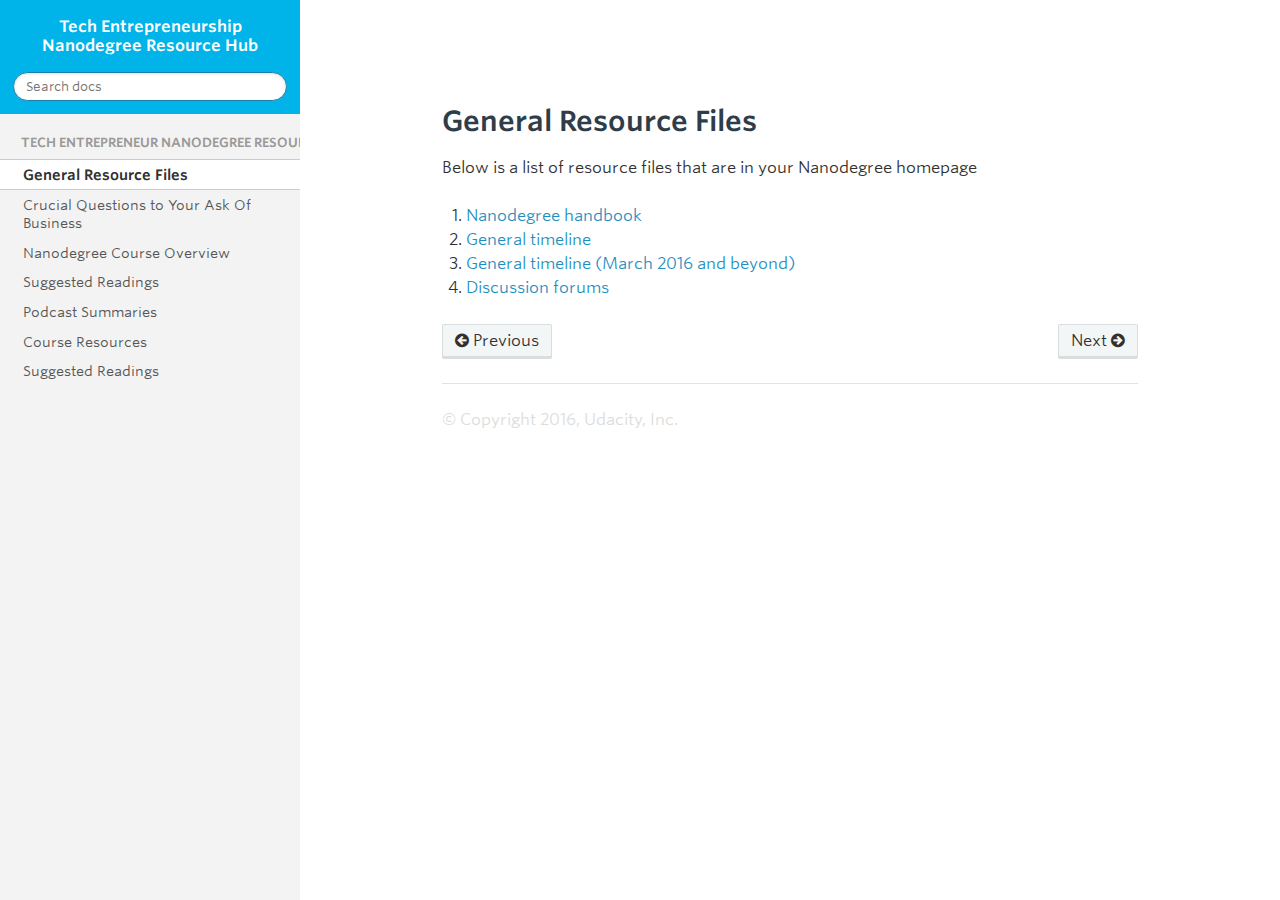
<file: ResourceFiles.html>
<!DOCTYPE html>
<!--[if IE 8]><html class="no-js lt-ie9" lang="en" > <![endif]-->
<!--[if gt IE 8]><!--> <html class="no-js" lang="en" > <!--<![endif]-->
<head>
  <meta charset="utf-8">
  
  <meta name="viewport" content="width=device-width, initial-scale=1.0">
  
  <title>General Resource Files &mdash; Tech Entrepreneurship Nanodegree Resource Hub 0.1.1 documentation</title>
  

  
  
    <link rel="shortcut icon" href="_static/favicon.ico"/>
  

  

  
  
    

  

  
  
    <link rel="stylesheet" href="_static/css/theme.css" type="text/css" />
  

  
    <link rel="stylesheet" href="_static/main.css" type="text/css" />
  

  
    <link rel="top" title="Tech Entrepreneurship Nanodegree Resource Hub 0.1.1 documentation" href="index.html"/>
        <link rel="next" title="Crucial Questions to Your Ask Of Business" href="PeterThiel_Questions.html"/>
        <link rel="prev" title="Welcome to the Tech Entrepreneurship Nanodegree Resource Hub!" href="index.html"/> 

  
  <script src="_static/js/modernizr.min.js"></script>

</head>

<body class="wy-body-for-nav" role="document">

  <div class="wy-grid-for-nav">

    
    <nav data-toggle="wy-nav-shift" class="wy-nav-side">
      <div class="wy-side-nav-search">
        

        
          <a href="index.html"> Tech Entrepreneurship Nanodegree Resource Hub
        

        
        </a>

        
<div role="search">
  <form id="rtd-search-form" class="wy-form" action="search.html" method="get">
    <input type="text" name="q" placeholder="Search docs" />
    <input type="hidden" name="check_keywords" value="yes" />
    <input type="hidden" name="area" value="default" />
  </form>
</div>

        
      </div>

      <div class="wy-menu wy-menu-vertical" data-spy="affix" role="navigation" aria-label="main navigation">
        
          
          
              <p class="caption"><span class="caption-text">Tech Entrepreneur Nanodegree Resources</span></p>
<ul class="current">
<li class="toctree-l1 current"><a class="current reference internal" href="">General Resource Files</a></li>
<li class="toctree-l1"><a class="reference internal" href="PeterThiel_Questions.html">Crucial Questions to Your Ask Of Business</a></li>
<li class="toctree-l1"><a class="reference internal" href="NDCourseOutline.html">Nanodegree Course Overview</a></li>
<li class="toctree-l1"><a class="reference internal" href="Rubrics.html">Suggested Readings</a></li>
<li class="toctree-l1"><a class="reference internal" href="PodcastSummaries.html">Podcast Summaries</a></li>
<li class="toctree-l1"><a class="reference internal" href="CourseResources.html">Course Resources</a></li>
<li class="toctree-l1"><a class="reference internal" href="SuggestedReading.html">Suggested Readings</a></li>
</ul>

          
        
      </div>
      &nbsp;
    </nav>

    <section data-toggle="wy-nav-shift" class="wy-nav-content-wrap">

      
      <nav class="wy-nav-top" role="navigation" aria-label="top navigation">
        <i data-toggle="wy-nav-top" class="fa fa-bars"></i>
        <a href="index.html">Tech Entrepreneurship Nanodegree Resource Hub</a>
      </nav>


      
      <div class="wy-nav-content">
        <div class="rst-content">
          <div role="main" class="document" itemscope="itemscope" itemtype="http://schema.org/Article">
           <div itemprop="articleBody">
            
  <div class="section" id="general-resource-files">
<h1>General Resource Files<a class="headerlink" href="#general-resource-files" title="Permalink to this headline">¶</a></h1>
<p>Below is a list of resource files that are in your Nanodegree homepage</p>
<ol class="arabic simple">
<li><a class="reference external" href="https://www.udacity.com/api/nodes/nd007/supplemental_media/student-handbook-tech-entrepreneur-ndpdf/download">Nanodegree handbook</a></li>
<li><a class="reference external" href="https://www.udacity.com/api/nodes/nd007/supplemental_media/general-tend-timelinepdf/download">General timeline</a></li>
<li><a class="reference external" href="https://www.udacity.com/api/nodes/nd007/supplemental_media/general-tend-timeline-march-2016-and-beyondpdf/download">General timeline (March 2016 and beyond)</a></li>
<li><a class="reference external" href="https://discussions.udacity.com">Discussion forums</a></li>
</ol>
</div>


           </div>
          </div>
          <footer>
  
    <div class="rst-footer-buttons" role="navigation" aria-label="footer navigation">
      
        <a href="PeterThiel_Questions.html" class="btn btn-neutral float-right" title="Crucial Questions to Your Ask Of Business" accesskey="n">Next <span class="fa fa-arrow-circle-right"></span></a>
      
      
        <a href="index.html" class="btn btn-neutral" title="Welcome to the Tech Entrepreneurship Nanodegree Resource Hub!" accesskey="p"><span class="fa fa-arrow-circle-left"></span> Previous</a>
      
    </div>
  

  <hr/>

  <div role="contentinfo">
    <p>
        &copy; Copyright 2016, Udacity, Inc.
    </p>
  </div>

</footer>

        </div>
      </div>

    </section>

  </div>
  


  

    <script type="text/javascript">
        var DOCUMENTATION_OPTIONS = {
            URL_ROOT:'./',
            VERSION:'0.1.1',
            COLLAPSE_INDEX:false,
            FILE_SUFFIX:'.html',
            HAS_SOURCE:  true
        };
    </script>
      <script type="text/javascript" src="_static/jquery.js"></script>
      <script type="text/javascript" src="_static/underscore.js"></script>
      <script type="text/javascript" src="_static/doctools.js"></script>
      <script type="text/javascript" src="https://cdn.mathjax.org/mathjax/latest/MathJax.js?config=TeX-AMS-MML_HTMLorMML"></script>

  

  
  
    <script type="text/javascript" src="_static/js/theme.js"></script>
  

  
  
  <script type="text/javascript">
      jQuery(function () {
          SphinxRtdTheme.StickyNav.enable();
      });
  </script>
   

</body>
</html>
</file>
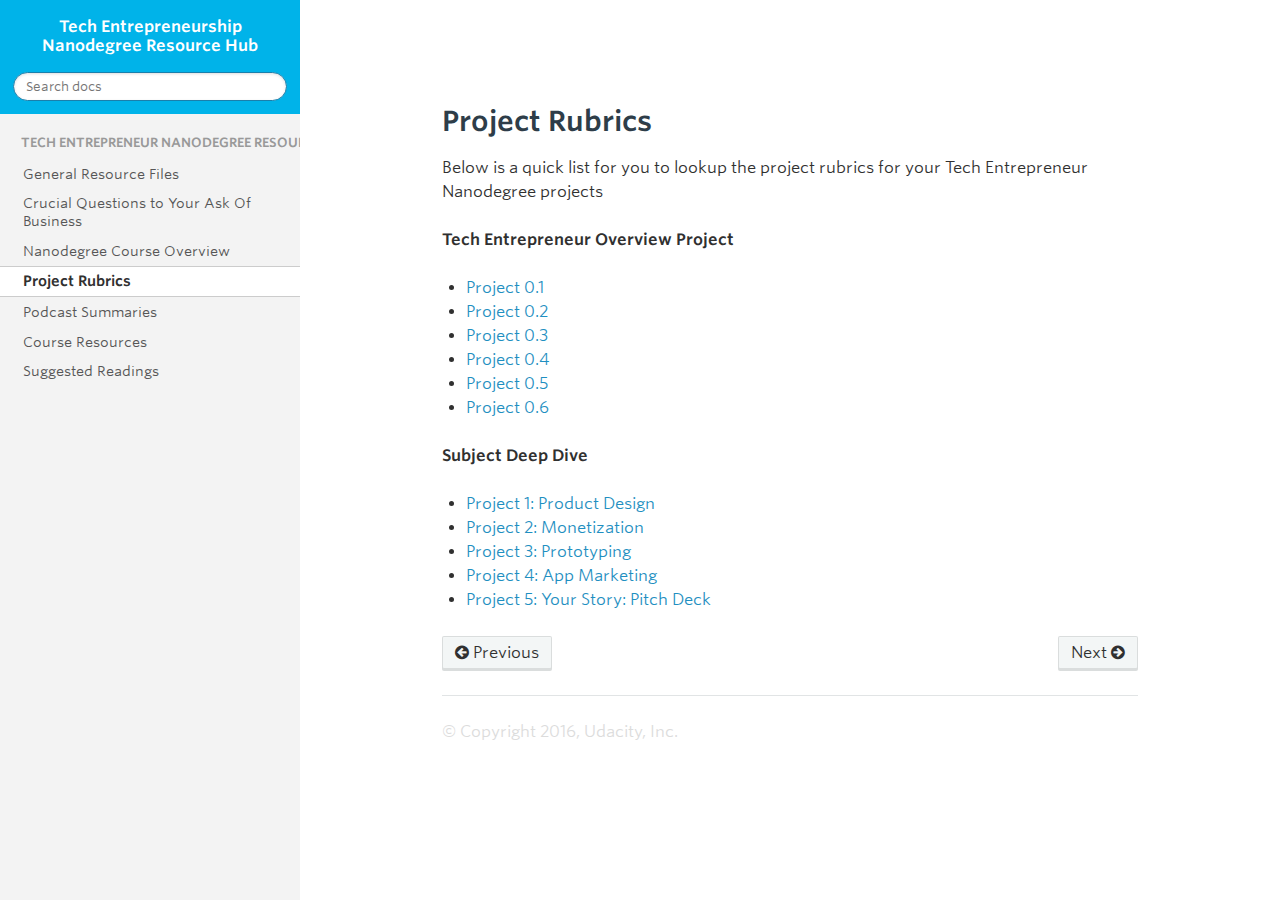
<file: Rubrics.html>
<!DOCTYPE html>
<!--[if IE 8]><html class="no-js lt-ie9" lang="en" > <![endif]-->
<!--[if gt IE 8]><!--> <html class="no-js" lang="en" > <!--<![endif]-->
<head>
  <meta charset="utf-8">
  
  <meta name="viewport" content="width=device-width, initial-scale=1.0">
  
  <title>Project Rubrics &mdash; Tech Entrepreneurship Nanodegree Resource Hub 0.1.1 documentation</title>
  

  
  
    <link rel="shortcut icon" href="_static/favicon.ico"/>
  

  

  
  
    

  

  
  
    <link rel="stylesheet" href="_static/css/theme.css" type="text/css" />
  

  
    <link rel="stylesheet" href="_static/main.css" type="text/css" />
  

  
    <link rel="top" title="Tech Entrepreneurship Nanodegree Resource Hub 0.1.1 documentation" href="index.html"/>
        <link rel="next" title="Podcast Summaries" href="PodcastSummaries.html"/>
        <link rel="prev" title="Nanodegree Course Overview" href="NDCourseOutline.html"/> 

  
  <script src="_static/js/modernizr.min.js"></script>

</head>

<body class="wy-body-for-nav" role="document">

  <div class="wy-grid-for-nav">

    
    <nav data-toggle="wy-nav-shift" class="wy-nav-side">
      <div class="wy-side-nav-search">
        

        
          <a href="index.html"> Tech Entrepreneurship Nanodegree Resource Hub
        

        
        </a>

        
<div role="search">
  <form id="rtd-search-form" class="wy-form" action="search.html" method="get">
    <input type="text" name="q" placeholder="Search docs" />
    <input type="hidden" name="check_keywords" value="yes" />
    <input type="hidden" name="area" value="default" />
  </form>
</div>

        
      </div>

      <div class="wy-menu wy-menu-vertical" data-spy="affix" role="navigation" aria-label="main navigation">
        
          
          
              <p class="caption"><span class="caption-text">Tech Entrepreneur Nanodegree Resources</span></p>
<ul class="current">
<li class="toctree-l1"><a class="reference internal" href="ResourceFiles.html">General Resource Files</a></li>
<li class="toctree-l1"><a class="reference internal" href="PeterThiel_Questions.html">Crucial Questions to Your Ask Of Business</a></li>
<li class="toctree-l1"><a class="reference internal" href="NDCourseOutline.html">Nanodegree Course Overview</a></li>
<li class="toctree-l1 current"><a class="current reference internal" href="">Project Rubrics</a></li>
<li class="toctree-l1"><a class="reference internal" href="PodcastSummaries.html">Podcast Summaries</a></li>
<li class="toctree-l1"><a class="reference internal" href="CourseResources.html">Course Resources</a></li>
<li class="toctree-l1"><a class="reference internal" href="SuggestedReading.html">Suggested Readings</a></li>
</ul>

          
        
      </div>
      &nbsp;
    </nav>

    <section data-toggle="wy-nav-shift" class="wy-nav-content-wrap">

      
      <nav class="wy-nav-top" role="navigation" aria-label="top navigation">
        <i data-toggle="wy-nav-top" class="fa fa-bars"></i>
        <a href="index.html">Tech Entrepreneurship Nanodegree Resource Hub</a>
      </nav>


      
      <div class="wy-nav-content">
        <div class="rst-content">
          <div role="main" class="document" itemscope="itemscope" itemtype="http://schema.org/Article">
           <div itemprop="articleBody">
            
  <div class="section" id="project-rubrics">
<span id="id1"></span><h1>Project Rubrics<a class="headerlink" href="#project-rubrics" title="Permalink to this headline">¶</a></h1>
<p>Below is a quick list for you to lookup the project rubrics for your Tech Entrepreneur Nanodegree projects</p>
<p><strong>Tech Entrepreneur Overview Project</strong></p>
<ul class="simple">
<li><a class="reference external" href="https://review.udacity.com/#!/projects/7118309656/rubric">Project 0.1</a></li>
<li><a class="reference external" href="https://review.udacity.com/#!/projects/7117239670/rubric">Project 0.2</a></li>
<li><a class="reference external" href="https://review.udacity.com/#!/projects/7120199742/rubric">Project 0.3</a></li>
<li><a class="reference external" href="https://review.udacity.com/#!/projects/7122589708/rubric">Project 0.4</a></li>
<li><a class="reference external" href="https://review.udacity.com/#!/projects/7116259709/rubric">Project 0.5</a></li>
<li><a class="reference external" href="https://review.udacity.com/#!/projects/7119289892/rubric">Project 0.6</a></li>
</ul>
<p><strong>Subject Deep Dive</strong></p>
<ul class="simple">
<li><a class="reference external" href="https://review.udacity.com/#!/projects/5008232522/rubric">Project 1: Product Design</a></li>
<li><a class="reference external" href="https://review.udacity.com/#!/projects/5019762755/rubric">Project 2: Monetization</a></li>
<li><a class="reference external" href="https://review.udacity.com/#!/projects/5027811079/rubric">Project 3: Prototyping</a></li>
<li><a class="reference external" href="https://review.udacity.com/#!/projects/5034909575/rubric">Project 4: App Marketing</a></li>
<li><a class="reference external" href="https://review.udacity.com/#!/projects/5027581117/rubric">Project 5: Your Story: Pitch Deck</a></li>
</ul>
</div>


           </div>
          </div>
          <footer>
  
    <div class="rst-footer-buttons" role="navigation" aria-label="footer navigation">
      
        <a href="PodcastSummaries.html" class="btn btn-neutral float-right" title="Podcast Summaries" accesskey="n">Next <span class="fa fa-arrow-circle-right"></span></a>
      
      
        <a href="NDCourseOutline.html" class="btn btn-neutral" title="Nanodegree Course Overview" accesskey="p"><span class="fa fa-arrow-circle-left"></span> Previous</a>
      
    </div>
  

  <hr/>

  <div role="contentinfo">
    <p>
        &copy; Copyright 2016, Udacity, Inc.
    </p>
  </div>

</footer>

        </div>
      </div>

    </section>

  </div>
  


  

    <script type="text/javascript">
        var DOCUMENTATION_OPTIONS = {
            URL_ROOT:'./',
            VERSION:'0.1.1',
            COLLAPSE_INDEX:false,
            FILE_SUFFIX:'.html',
            HAS_SOURCE:  true
        };
    </script>
      <script type="text/javascript" src="_static/jquery.js"></script>
      <script type="text/javascript" src="_static/underscore.js"></script>
      <script type="text/javascript" src="_static/doctools.js"></script>
      <script type="text/javascript" src="https://cdn.mathjax.org/mathjax/latest/MathJax.js?config=TeX-AMS-MML_HTMLorMML"></script>

  

  
  
    <script type="text/javascript" src="_static/js/theme.js"></script>
  

  
  
  <script type="text/javascript">
      jQuery(function () {
          SphinxRtdTheme.StickyNav.enable();
      });
  </script>
   

</body>
</html>
</file>
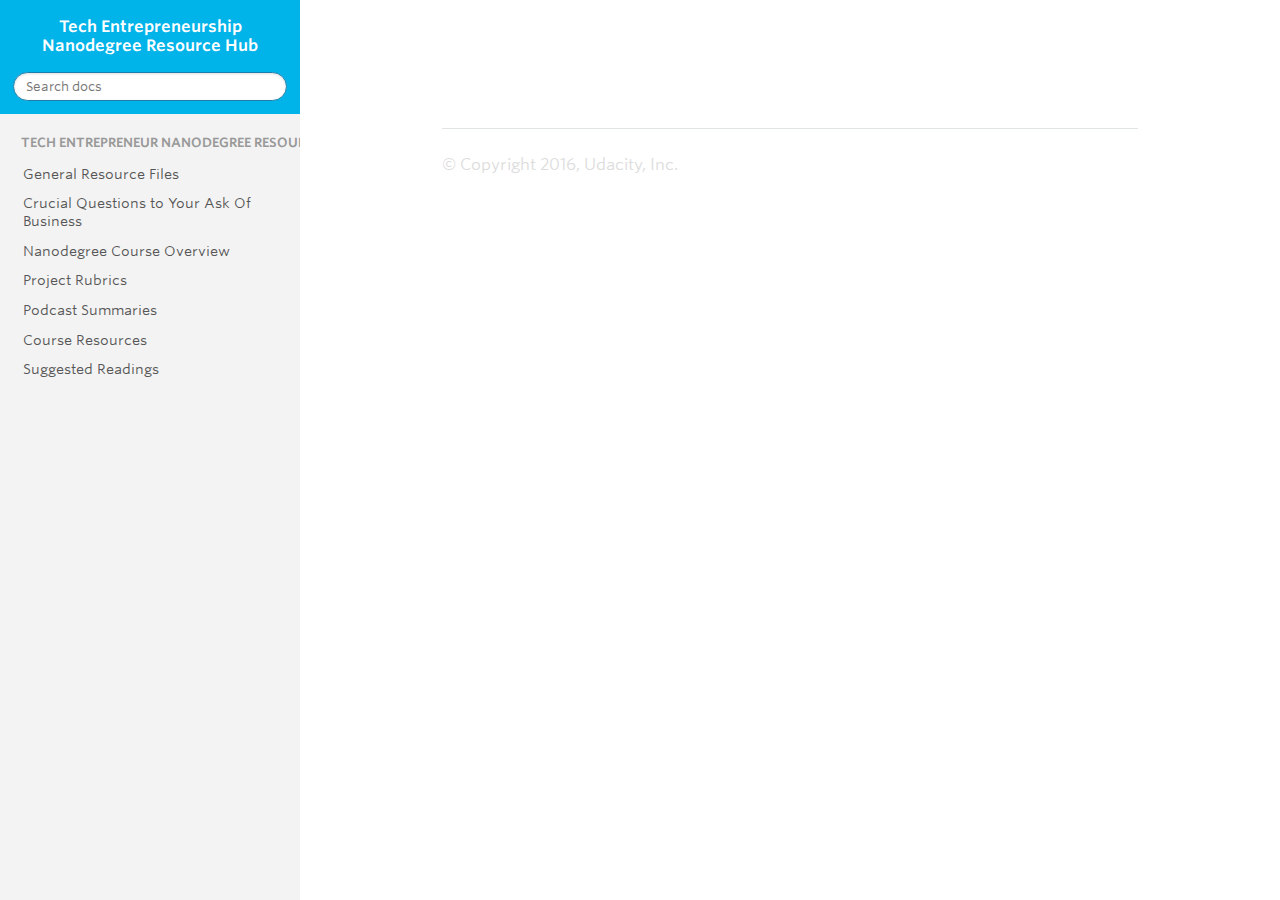
<file: search.html>
<!DOCTYPE html>
<!--[if IE 8]><html class="no-js lt-ie9" lang="en" > <![endif]-->
<!--[if gt IE 8]><!--> <html class="no-js" lang="en" > <!--<![endif]-->
<head>
  <meta charset="utf-8">
  
  <meta name="viewport" content="width=device-width, initial-scale=1.0">
  
  <title>Search &mdash; Tech Entrepreneurship Nanodegree Resource Hub 0.1.1 documentation</title>
  

  
  
    <link rel="shortcut icon" href="_static/favicon.ico"/>
  

  

  
  
    

  

  
  
    <link rel="stylesheet" href="_static/css/theme.css" type="text/css" />
  

  
    <link rel="stylesheet" href="_static/main.css" type="text/css" />
  

  
    <link rel="top" title="Tech Entrepreneurship Nanodegree Resource Hub 0.1.1 documentation" href="index.html"/> 

  
  <script src="_static/js/modernizr.min.js"></script>

</head>

<body class="wy-body-for-nav" role="document">

  <div class="wy-grid-for-nav">

    
    <nav data-toggle="wy-nav-shift" class="wy-nav-side">
      <div class="wy-side-nav-search">
        

        
          <a href="index.html"> Tech Entrepreneurship Nanodegree Resource Hub
        

        
        </a>

        
<div role="search">
  <form id="rtd-search-form" class="wy-form" action="#" method="get">
    <input type="text" name="q" placeholder="Search docs" />
    <input type="hidden" name="check_keywords" value="yes" />
    <input type="hidden" name="area" value="default" />
  </form>
</div>

        
      </div>

      <div class="wy-menu wy-menu-vertical" data-spy="affix" role="navigation" aria-label="main navigation">
        
          
          
              <p class="caption"><span class="caption-text">Tech Entrepreneur Nanodegree Resources</span></p>
<ul>
<li class="toctree-l1"><a class="reference internal" href="ResourceFiles.html">General Resource Files</a></li>
<li class="toctree-l1"><a class="reference internal" href="PeterThiel_Questions.html">Crucial Questions to Your Ask Of Business</a></li>
<li class="toctree-l1"><a class="reference internal" href="NDCourseOutline.html">Nanodegree Course Overview</a></li>
<li class="toctree-l1"><a class="reference internal" href="Rubrics.html">Project Rubrics</a></li>
<li class="toctree-l1"><a class="reference internal" href="PodcastSummaries.html">Podcast Summaries</a></li>
<li class="toctree-l1"><a class="reference internal" href="CourseResources.html">Course Resources</a></li>
<li class="toctree-l1"><a class="reference internal" href="SuggestedReading.html">Suggested Readings</a></li>
</ul>

          
        
      </div>
      &nbsp;
    </nav>

    <section data-toggle="wy-nav-shift" class="wy-nav-content-wrap">

      
      <nav class="wy-nav-top" role="navigation" aria-label="top navigation">
        <i data-toggle="wy-nav-top" class="fa fa-bars"></i>
        <a href="index.html">Tech Entrepreneurship Nanodegree Resource Hub</a>
      </nav>


      
      <div class="wy-nav-content">
        <div class="rst-content">
          <div role="main" class="document" itemscope="itemscope" itemtype="http://schema.org/Article">
           <div itemprop="articleBody">
            
  <noscript>
  <div id="fallback" class="admonition warning">
    <p class="last">
      Please activate JavaScript to enable the search
      functionality.
    </p>
  </div>
  </noscript>

  
  <div id="search-results">
  
  </div>

           </div>
          </div>
          <footer>
  

  <hr/>

  <div role="contentinfo">
    <p>
        &copy; Copyright 2016, Udacity, Inc.
    </p>
  </div>

</footer>

        </div>
      </div>

    </section>

  </div>
  


  

    <script type="text/javascript">
        var DOCUMENTATION_OPTIONS = {
            URL_ROOT:'./',
            VERSION:'0.1.1',
            COLLAPSE_INDEX:false,
            FILE_SUFFIX:'.html',
            HAS_SOURCE:  true
        };
    </script>
      <script type="text/javascript" src="_static/jquery.js"></script>
      <script type="text/javascript" src="_static/underscore.js"></script>
      <script type="text/javascript" src="_static/doctools.js"></script>
      <script type="text/javascript" src="https://cdn.mathjax.org/mathjax/latest/MathJax.js?config=TeX-AMS-MML_HTMLorMML"></script>
      <script type="text/javascript" src="_static/searchtools.js"></script>

  

  
  
    <script type="text/javascript" src="_static/js/theme.js"></script>
  

  
  
  <script type="text/javascript">
      jQuery(function () {
          SphinxRtdTheme.StickyNav.enable();
      });
  </script>
  
  <script type="text/javascript">
    jQuery(function() { Search.loadIndex("searchindex.js"); });
  </script>
  
  <script type="text/javascript" id="searchindexloader"></script>
   


</body>
</html>
</file>
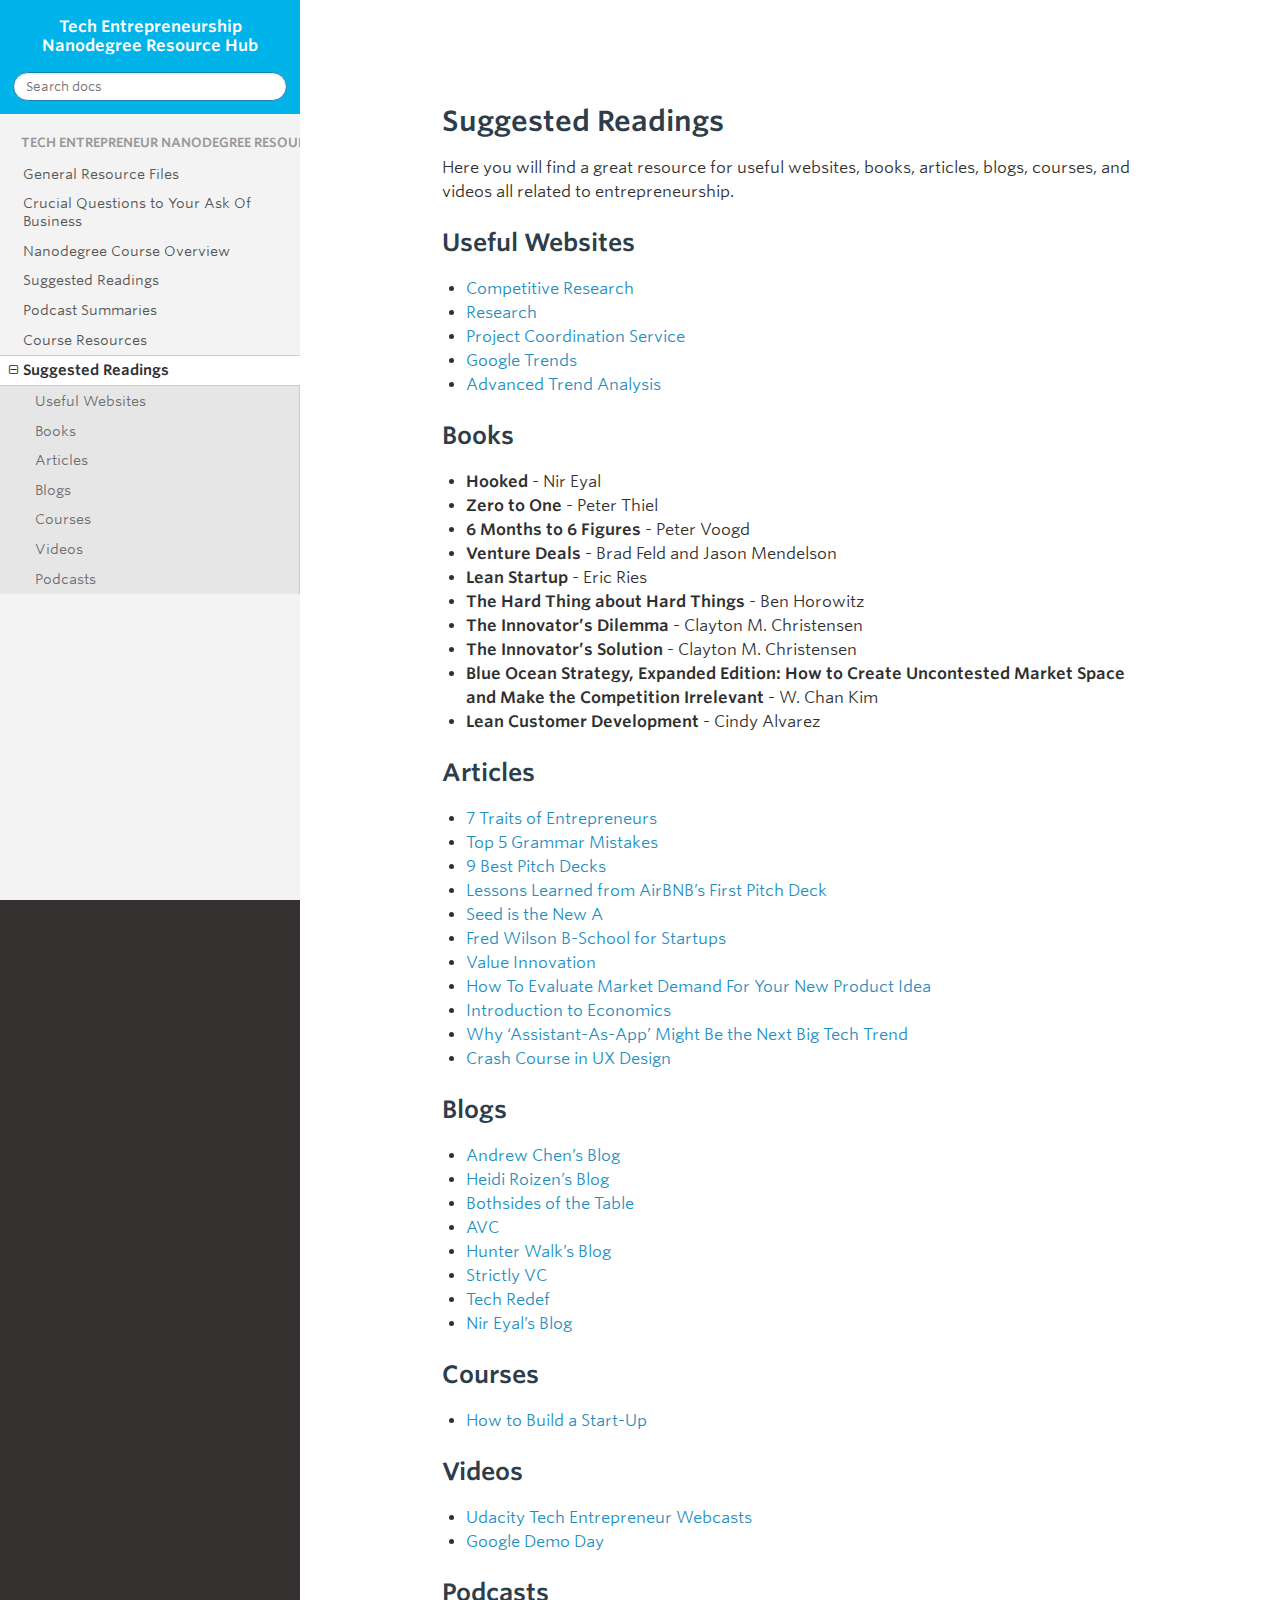
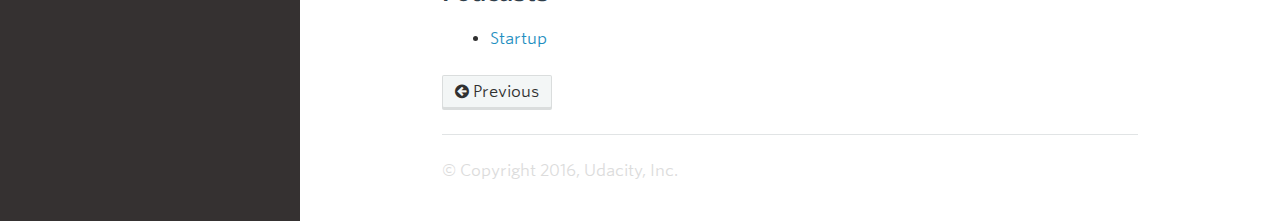
<file: SuggestedReading.html>
<!DOCTYPE html>
<!--[if IE 8]><html class="no-js lt-ie9" lang="en" > <![endif]-->
<!--[if gt IE 8]><!--> <html class="no-js" lang="en" > <!--<![endif]-->
<head>
  <meta charset="utf-8">
  
  <meta name="viewport" content="width=device-width, initial-scale=1.0">
  
  <title>Suggested Readings &mdash; Tech Entrepreneurship Nanodegree Resource Hub 0.1.1 documentation</title>
  

  
  
    <link rel="shortcut icon" href="_static/favicon.ico"/>
  

  

  
  
    

  

  
  
    <link rel="stylesheet" href="_static/css/theme.css" type="text/css" />
  

  
    <link rel="stylesheet" href="_static/main.css" type="text/css" />
  

  
    <link rel="top" title="Tech Entrepreneurship Nanodegree Resource Hub 0.1.1 documentation" href="index.html"/>
        <link rel="prev" title="Course Resources" href="CourseResources.html"/> 

  
  <script src="_static/js/modernizr.min.js"></script>

</head>

<body class="wy-body-for-nav" role="document">

  <div class="wy-grid-for-nav">

    
    <nav data-toggle="wy-nav-shift" class="wy-nav-side">
      <div class="wy-side-nav-search">
        

        
          <a href="index.html"> Tech Entrepreneurship Nanodegree Resource Hub
        

        
        </a>

        
<div role="search">
  <form id="rtd-search-form" class="wy-form" action="search.html" method="get">
    <input type="text" name="q" placeholder="Search docs" />
    <input type="hidden" name="check_keywords" value="yes" />
    <input type="hidden" name="area" value="default" />
  </form>
</div>

        
      </div>

      <div class="wy-menu wy-menu-vertical" data-spy="affix" role="navigation" aria-label="main navigation">
        
          
          
              <p class="caption"><span class="caption-text">Tech Entrepreneur Nanodegree Resources</span></p>
<ul class="current">
<li class="toctree-l1"><a class="reference internal" href="ResourceFiles.html">General Resource Files</a></li>
<li class="toctree-l1"><a class="reference internal" href="PeterThiel_Questions.html">Crucial Questions to Your Ask Of Business</a></li>
<li class="toctree-l1"><a class="reference internal" href="NDCourseOutline.html">Nanodegree Course Overview</a></li>
<li class="toctree-l1"><a class="reference internal" href="Rubrics.html">Suggested Readings</a></li>
<li class="toctree-l1"><a class="reference internal" href="PodcastSummaries.html">Podcast Summaries</a></li>
<li class="toctree-l1"><a class="reference internal" href="CourseResources.html">Course Resources</a></li>
<li class="toctree-l1 current"><a class="current reference internal" href="">Suggested Readings</a><ul>
<li class="toctree-l2"><a class="reference internal" href="#useful-websites">Useful Websites</a></li>
<li class="toctree-l2"><a class="reference internal" href="#books">Books</a></li>
<li class="toctree-l2"><a class="reference internal" href="#articles">Articles</a></li>
<li class="toctree-l2"><a class="reference internal" href="#blogs">Blogs</a></li>
<li class="toctree-l2"><a class="reference internal" href="#courses">Courses</a></li>
<li class="toctree-l2"><a class="reference internal" href="#videos">Videos</a></li>
<li class="toctree-l2"><a class="reference internal" href="#podcasts">Podcasts</a></li>
</ul>
</li>
</ul>

          
        
      </div>
      &nbsp;
    </nav>

    <section data-toggle="wy-nav-shift" class="wy-nav-content-wrap">

      
      <nav class="wy-nav-top" role="navigation" aria-label="top navigation">
        <i data-toggle="wy-nav-top" class="fa fa-bars"></i>
        <a href="index.html">Tech Entrepreneurship Nanodegree Resource Hub</a>
      </nav>


      
      <div class="wy-nav-content">
        <div class="rst-content">
          <div role="main" class="document" itemscope="itemscope" itemtype="http://schema.org/Article">
           <div itemprop="articleBody">
            
  <div class="section" id="suggested-readings">
<span id="suggested-reading-and-course-list"></span><h1>Suggested Readings<a class="headerlink" href="#suggested-readings" title="Permalink to this headline">¶</a></h1>
<p>Here you will find a great resource for useful websites, books, articles, blogs, courses, and videos all related to entrepreneurship.</p>
<div class="section" id="useful-websites">
<span id="id1"></span><h2>Useful Websites<a class="headerlink" href="#useful-websites" title="Permalink to this headline">¶</a></h2>
<ul class="simple">
<li><a class="reference external" href="https://www.crunchbase.com/organization/trello#/entity">Competitive Research</a></li>
<li><a class="reference external" href="https://scholar.google.com">Research</a></li>
<li><a class="reference external" href="https://basecamp.com">Project Coordination Service</a></li>
<li><a class="reference external" href="https://www.google.com/trends/">Google Trends</a></li>
<li><a class="reference external" href="http://www.data.gov">Advanced Trend Analysis</a></li>
</ul>
</div>
<div class="section" id="books">
<span id="suggested-books"></span><h2>Books<a class="headerlink" href="#books" title="Permalink to this headline">¶</a></h2>
<ul class="simple">
<li><strong>Hooked</strong> - Nir Eyal</li>
<li><strong>Zero to One</strong> - Peter Thiel</li>
<li><strong>6 Months to 6 Figures</strong> - Peter Voogd</li>
<li><strong>Venture Deals</strong> - Brad Feld and Jason Mendelson</li>
<li><strong>Lean Startup</strong> - Eric Ries</li>
<li><strong>The Hard Thing about Hard Things</strong> - Ben Horowitz</li>
<li><strong>The Innovator&#8217;s Dilemma</strong> - Clayton M. Christensen</li>
<li><strong>The Innovator&#8217;s Solution</strong> - Clayton M. Christensen</li>
<li><strong>Blue Ocean Strategy, Expanded Edition: How to Create Uncontested Market Space and Make the Competition Irrelevant</strong> - W. Chan Kim</li>
<li><strong>Lean Customer Development</strong> - Cindy Alvarez</li>
</ul>
</div>
<div class="section" id="articles">
<span id="suggested-articles"></span><h2>Articles<a class="headerlink" href="#articles" title="Permalink to this headline">¶</a></h2>
<ul class="simple">
<li><a class="reference external" href="http://www.entrepreneur.com/article/230350">7 Traits of Entrepreneurs</a></li>
<li><a class="reference external" href="http://grammar.yourdictionary.com/grammar-rules-and-tips/5-most-common.html">Top 5 Grammar Mistakes</a></li>
<li><a class="reference external" href="http://onboardly.com/startup-pr/best-startup-pitch-decks-of-all-time/">9 Best Pitch Decks</a></li>
<li><a class="reference external" href="http://www.forbes.com/sites/tomtaulli/2014/01/19/lessons-from-airbnbs-investor-pitch-deck/">Lessons Learned from AirBNB&#8217;s First Pitch Deck</a></li>
<li><a class="reference external" href="http://www.k9ventures.com/blog/2015/06/18/seedisthenewa/">Seed is the New A</a></li>
<li><a class="reference external" href="http://tech.co/fred-wilsons-guide-starting-business-school-startups-2015-03">Fred Wilson B-School for Startups</a></li>
<li><a class="reference external" href="https://hbr.org/2004/07/value-innovation-the-strategic-logic-of-high-growth">Value Innovation</a></li>
<li><a class="reference external" href="https://www.shopify.com/blog/13444793-how-to-evaluate-market-demand-for-your-new-product-idea">How To Evaluate Market Demand For Your New Product Idea</a></li>
<li><a class="reference external" href="http://www.infoplease.com/cig/economics/economics-cares.html">Introduction to Economics</a></li>
<li><a class="reference external" href="http://www.nirandfar.com/2015/07/why-assistant-as-an-app-might-be-the-next-big-tech-trend.html">Why ‘Assistant-As-App’ Might Be the Next Big Tech Trend</a></li>
<li><a class="reference external" href="https://medium.com/user-experience-design-1/a-crash-course-in-ux-design-research-ea00c3307c82#.q4c1xnh0f">Crash Course in UX Design</a></li>
</ul>
</div>
<div class="section" id="blogs">
<span id="suggested-blogs"></span><h2>Blogs<a class="headerlink" href="#blogs" title="Permalink to this headline">¶</a></h2>
<ul class="simple">
<li><a class="reference external" href="http://andrewchen.co/mobile-app-startups-are-failing-like-its-1999/">Andrew Chen&#8217;s Blog</a></li>
<li><a class="reference external" href="http://heidiroizen.tumblr.com/">Heidi Roizen&#8217;s Blog</a></li>
<li><a class="reference external" href="http://www.bothsidesofthetable.com/">Bothsides of the Table</a></li>
<li><a class="reference external" href="http://avc.com/">AVC</a></li>
<li><a class="reference external" href="http://hunterwalk.com/">Hunter Walk&#8217;s Blog</a></li>
<li><a class="reference external" href="http://www.strictlyvc.com/">Strictly VC</a></li>
<li><a class="reference external" href="https://www.redef.com/channel/tech">Tech Redef</a></li>
<li><a class="reference external" href="http://www.nirandfar.com/">Nir Eyal&#8217;s Blog</a></li>
</ul>
</div>
<div class="section" id="courses">
<span id="suggested-courses"></span><h2>Courses<a class="headerlink" href="#courses" title="Permalink to this headline">¶</a></h2>
<ul class="simple">
<li><a class="reference external" href="https://www.udacity.com/course/how-to-build-a-startup--ep245">How to Build a Start-Up</a></li>
</ul>
</div>
<div class="section" id="videos">
<h2>Videos<a class="headerlink" href="#videos" title="Permalink to this headline">¶</a></h2>
<ul class="simple">
<li><a class="reference external" href="https://discussions.udacity.com/t/tend-webcast-directory/34544">Udacity Tech Entrepreneur Webcasts</a></li>
<li><a class="reference external" href="https://www.youtube.com/watch?v=QxptCWOqIRM">Google Demo Day</a></li>
</ul>
</div>
<div class="section" id="podcasts">
<h2>Podcasts<a class="headerlink" href="#podcasts" title="Permalink to this headline">¶</a></h2>
<blockquote>
<div><ul class="simple">
<li><a class="reference external" href="https://gimletmedia.com/show/startup/episodes/">Startup</a></li>
</ul>
</div></blockquote>
</div>
</div>


           </div>
          </div>
          <footer>
  
    <div class="rst-footer-buttons" role="navigation" aria-label="footer navigation">
      
      
        <a href="CourseResources.html" class="btn btn-neutral" title="Course Resources" accesskey="p"><span class="fa fa-arrow-circle-left"></span> Previous</a>
      
    </div>
  

  <hr/>

  <div role="contentinfo">
    <p>
        &copy; Copyright 2016, Udacity, Inc.
    </p>
  </div>

</footer>

        </div>
      </div>

    </section>

  </div>
  


  

    <script type="text/javascript">
        var DOCUMENTATION_OPTIONS = {
            URL_ROOT:'./',
            VERSION:'0.1.1',
            COLLAPSE_INDEX:false,
            FILE_SUFFIX:'.html',
            HAS_SOURCE:  true
        };
    </script>
      <script type="text/javascript" src="_static/jquery.js"></script>
      <script type="text/javascript" src="_static/underscore.js"></script>
      <script type="text/javascript" src="_static/doctools.js"></script>
      <script type="text/javascript" src="https://cdn.mathjax.org/mathjax/latest/MathJax.js?config=TeX-AMS-MML_HTMLorMML"></script>

  

  
  
    <script type="text/javascript" src="_static/js/theme.js"></script>
  

  
  
  <script type="text/javascript">
      jQuery(function () {
          SphinxRtdTheme.StickyNav.enable();
      });
  </script>
   

</body>
</html>
</file>
<file: _static/css/theme.css>
@charset "UTF-8";
* {
  -webkit-box-sizing: border-box;
  -moz-box-sizing: border-box;
  box-sizing: border-box;
}

article, aside, details, figcaption, figure, footer, header, hgroup, nav, section {
  display: block;
}

audio, canvas, video {
  display: inline-block;
  *display: inline;
  *zoom: 1;
}

audio:not([controls]) {
  display: none;
}

[hidden] {
  display: none;
}

* {
  -webkit-box-sizing: border-box;
  -moz-box-sizing: border-box;
  box-sizing: border-box;
}

html {
  font-size: 100%;
  -webkit-text-size-adjust: 100%;
  -ms-text-size-adjust: 100%;
}

body {
  margin: 0;
}

a:hover, a:active {
  outline: 0;
}

abbr[title] {
  border-bottom: 1px dotted;
}

b, strong {
  font-weight: bold;
}

blockquote {
  margin: 0;
}

dfn {
  font-style: italic;
}

ins {
  background: #ff9;
  color: #000;
  text-decoration: none;
}

mark {
  background: #ff0;
  color: #000;
  font-style: italic;
  font-weight: bold;
}

pre, code, .rst-content tt, .rst-content code, kbd, samp {
  font-family: monospace, serif;
  _font-family: "courier new", monospace;
  font-size: 1em;
}

pre {
  white-space: pre;
}

q {
  quotes: none;
}

q:before, q:after {
  content: "";
  content: none;
}

small {
  font-size: 85%;
}

sub, sup {
  font-size: 75%;
  line-height: 0;
  position: relative;
  vertical-align: baseline;
}

sup {
  top: -0.5em;
}

sub {
  bottom: -0.25em;
}

ul, ol, dl {
  margin: 0;
  padding: 0;
  list-style: none;
  list-style-image: none;
}

li {
  list-style: none;
}

dd {
  margin: 0;
}

img {
  border: 0;
  -ms-interpolation-mode: bicubic;
  vertical-align: middle;
  max-width: 100%;
}

svg:not(:root) {
  overflow: hidden;
}

figure {
  margin: 0;
}

form {
  margin: 0;
}

fieldset {
  border: 0;
  margin: 0;
  padding: 0;
}

label {
  cursor: pointer;
}

legend {
  border: 0;
  *margin-left: -7px;
  padding: 0;
  white-space: normal;
}

button, input, select, textarea {
  font-size: 100%;
  margin: 0;
  vertical-align: baseline;
  *vertical-align: middle;
}

button, input {
  line-height: normal;
}

button, input[type="button"], input[type="reset"], input[type="submit"] {
  cursor: pointer;
  -webkit-appearance: button;
  *overflow: visible;
}

button[disabled], input[disabled] {
  cursor: default;
}

input[type="checkbox"], input[type="radio"] {
  box-sizing: border-box;
  padding: 0;
  *width: 13px;
  *height: 13px;
}

input[type="search"] {
  -webkit-appearance: textfield;
  -moz-box-sizing: content-box;
  -webkit-box-sizing: content-box;
  box-sizing: content-box;
}

input[type="search"]::-webkit-search-decoration, input[type="search"]::-webkit-search-cancel-button {
  -webkit-appearance: none;
}

button::-moz-focus-inner, input::-moz-focus-inner {
  border: 0;
  padding: 0;
}

textarea {
  overflow: auto;
  vertical-align: top;
  resize: vertical;
}

table {
  border-collapse: collapse;
  border-spacing: 0;
}

td {
  vertical-align: top;
}

.chromeframe {
  margin: 0.2em 0;
  background: #ccc;
  color: black;
  padding: 0.2em 0;
}

.ir {
  display: block;
  border: 0;
  text-indent: -999em;
  overflow: hidden;
  background-color: transparent;
  background-repeat: no-repeat;
  text-align: left;
  direction: ltr;
  *line-height: 0;
}

.ir br {
  display: none;
}

.hidden {
  display: none !important;
  visibility: hidden;
}

.visuallyhidden {
  border: 0;
  clip: rect(0 0 0 0);
  height: 1px;
  margin: -1px;
  overflow: hidden;
  padding: 0;
  position: absolute;
  width: 1px;
}

.visuallyhidden.focusable:active, .visuallyhidden.focusable:focus {
  clip: auto;
  height: auto;
  margin: 0;
  overflow: visible;
  position: static;
  width: auto;
}

.invisible {
  visibility: hidden;
}

.relative {
  position: relative;
}

big, small {
  font-size: 100%;
}

@media print {
  html, body, section {
    background: none !important;
  }

  * {
    box-shadow: none !important;
    text-shadow: none !important;
    filter: none !important;
    -ms-filter: none !important;
  }

  a, a:visited {
    text-decoration: underline;
  }

  .ir a:after, a[href^="javascript:"]:after, a[href^="#"]:after {
    content: "";
  }

  pre, blockquote {
    page-break-inside: avoid;
  }

  thead {
    display: table-header-group;
  }

  tr, img {
    page-break-inside: avoid;
  }

  img {
    max-width: 100% !important;
  }

  @page {
    margin: 0.5cm;
  }
  p, h2, .rst-content .toctree-wrapper p.caption, h3 {
    orphans: 3;
    widows: 3;
  }

  h2, .rst-content .toctree-wrapper p.caption, h3 {
    page-break-after: avoid;
  }
}
.fa:before, .wy-menu-vertical li span.toctree-expand:before, .wy-menu-vertical li.on a span.toctree-expand:before, .wy-menu-vertical li.current > a span.toctree-expand:before, .rst-content .admonition-title:before, .rst-content h1 .headerlink:before, .rst-content h2 .headerlink:before, .rst-content h3 .headerlink:before, .rst-content h4 .headerlink:before, .rst-content h5 .headerlink:before, .rst-content h6 .headerlink:before, .rst-content dl dt .headerlink:before, .rst-content p.caption .headerlink:before, .rst-content tt.download span:first-child:before, .rst-content code.download span:first-child:before, .icon:before, .wy-dropdown .caret:before, .wy-inline-validate.wy-inline-validate-success .wy-input-context:before, .wy-inline-validate.wy-inline-validate-danger .wy-input-context:before, .wy-inline-validate.wy-inline-validate-warning .wy-input-context:before, .wy-inline-validate.wy-inline-validate-info .wy-input-context:before, .wy-alert, .rst-content .note, .rst-content .attention, .rst-content .caution, .rst-content .danger, .rst-content .error, .rst-content .hint, .rst-content .important, .rst-content .tip, .rst-content .warning, .rst-content .seealso, .rst-content .admonition-todo, .btn, input[type="text"], input[type="password"], input[type="email"], input[type="url"], input[type="date"], input[type="month"], input[type="time"], input[type="datetime"], input[type="datetime-local"], input[type="week"], input[type="number"], input[type="search"], input[type="tel"], input[type="color"], select, textarea, .wy-menu-vertical li.on a, .wy-menu-vertical li.current > a, .wy-side-nav-search > a, .wy-side-nav-search .wy-dropdown > a, .wy-nav-top a {
  -webkit-font-smoothing: antialiased;
}

.clearfix {
  *zoom: 1;
}
.clearfix:before, .clearfix:after {
  display: table;
  content: "";
}
.clearfix:after {
  clear: both;
}

/*!
 *  Font Awesome 4.2.0 by @davegandy - http://fontawesome.io - @fontawesome
 *  License - http://fontawesome.io/license (Font: SIL OFL 1.1, CSS: MIT License)
 */
/* FONT PATH
 * -------------------------- */
@font-face {
  font-family: 'FontAwesome';
  src: url("../fonts/fontawesome-webfont.eot?v=4.2.0");
  src: url("../fonts/fontawesome-webfont.eot?#iefix&v=4.2.0") format("embedded-opentype"), url("../fonts/fontawesome-webfont.woff?v=4.2.0") format("woff"), url("../fonts/fontawesome-webfont.ttf?v=4.2.0") format("truetype"), url("../fonts/fontawesome-webfont.svg?v=4.2.0#fontawesomeregular") format("svg");
  font-weight: normal;
  font-style: normal;
}
.fa, .wy-menu-vertical li span.toctree-expand, .wy-menu-vertical li.on a span.toctree-expand, .wy-menu-vertical li.current > a span.toctree-expand, .rst-content .admonition-title, .rst-content h1 .headerlink, .rst-content h2 .headerlink, .rst-content h3 .headerlink, .rst-content h4 .headerlink, .rst-content h5 .headerlink, .rst-content h6 .headerlink, .rst-content dl dt .headerlink, .rst-content p.caption .headerlink, .rst-content tt.download span:first-child, .rst-content code.download span:first-child, .icon {
  display: inline-block;
  font: normal normal normal 14px/1 FontAwesome;
  font-size: inherit;
  text-rendering: auto;
  -webkit-font-smoothing: antialiased;
  -moz-osx-font-smoothing: grayscale;
}

/* makes the font 33% larger relative to the icon container */
.fa-lg {
  font-size: 1.33333em;
  line-height: 0.75em;
  vertical-align: -15%;
}

.fa-2x {
  font-size: 2em;
}

.fa-3x {
  font-size: 3em;
}

.fa-4x {
  font-size: 4em;
}

.fa-5x {
  font-size: 5em;
}

.fa-fw {
  width: 1.28571em;
  text-align: center;
}

.fa-ul {
  padding-left: 0;
  margin-left: 2.14286em;
  list-style-type: none;
}
.fa-ul > li {
  position: relative;
}

.fa-li {
  position: absolute;
  left: -2.14286em;
  width: 2.14286em;
  top: 0.14286em;
  text-align: center;
}
.fa-li.fa-lg {
  left: -1.85714em;
}

.fa-border {
  padding: .2em .25em .15em;
  border: solid 0.08em #eee;
  border-radius: .1em;
}

.pull-right {
  float: right;
}

.pull-left {
  float: left;
}

.fa.pull-left, .wy-menu-vertical li span.pull-left.toctree-expand, .wy-menu-vertical li.on a span.pull-left.toctree-expand, .wy-menu-vertical li.current > a span.pull-left.toctree-expand, .rst-content .pull-left.admonition-title, .rst-content h1 .pull-left.headerlink, .rst-content h2 .pull-left.headerlink, .rst-content h3 .pull-left.headerlink, .rst-content h4 .pull-left.headerlink, .rst-content h5 .pull-left.headerlink, .rst-content h6 .pull-left.headerlink, .rst-content dl dt .pull-left.headerlink, .rst-content p.caption .pull-left.headerlink, .rst-content tt.download span.pull-left:first-child, .rst-content code.download span.pull-left:first-child, .pull-left.icon {
  margin-right: .3em;
}
.fa.pull-right, .wy-menu-vertical li span.pull-right.toctree-expand, .wy-menu-vertical li.on a span.pull-right.toctree-expand, .wy-menu-vertical li.current > a span.pull-right.toctree-expand, .rst-content .pull-right.admonition-title, .rst-content h1 .pull-right.headerlink, .rst-content h2 .pull-right.headerlink, .rst-content h3 .pull-right.headerlink, .rst-content h4 .pull-right.headerlink, .rst-content h5 .pull-right.headerlink, .rst-content h6 .pull-right.headerlink, .rst-content dl dt .pull-right.headerlink, .rst-content p.caption .pull-right.headerlink, .rst-content tt.download span.pull-right:first-child, .rst-content code.download span.pull-right:first-child, .pull-right.icon {
  margin-left: .3em;
}

.fa-spin {
  -webkit-animation: fa-spin 2s infinite linear;
  animation: fa-spin 2s infinite linear;
}

@-webkit-keyframes fa-spin {
  0% {
    -webkit-transform: rotate(0deg);
    transform: rotate(0deg);
  }
  100% {
    -webkit-transform: rotate(359deg);
    transform: rotate(359deg);
  }
}
@keyframes fa-spin {
  0% {
    -webkit-transform: rotate(0deg);
    transform: rotate(0deg);
  }
  100% {
    -webkit-transform: rotate(359deg);
    transform: rotate(359deg);
  }
}
.fa-rotate-90 {
  filter: progid:DXImageTransform.Microsoft.BasicImage(rotation=1);
  -webkit-transform: rotate(90deg);
  -ms-transform: rotate(90deg);
  transform: rotate(90deg);
}

.fa-rotate-180 {
  filter: progid:DXImageTransform.Microsoft.BasicImage(rotation=2);
  -webkit-transform: rotate(180deg);
  -ms-transform: rotate(180deg);
  transform: rotate(180deg);
}

.fa-rotate-270 {
  filter: progid:DXImageTransform.Microsoft.BasicImage(rotation=3);
  -webkit-transform: rotate(270deg);
  -ms-transform: rotate(270deg);
  transform: rotate(270deg);
}

.fa-flip-horizontal {
  filter: progid:DXImageTransform.Microsoft.BasicImage(rotation=0);
  -webkit-transform: scale(-1, 1);
  -ms-transform: scale(-1, 1);
  transform: scale(-1, 1);
}

.fa-flip-vertical {
  filter: progid:DXImageTransform.Microsoft.BasicImage(rotation=2);
  -webkit-transform: scale(1, -1);
  -ms-transform: scale(1, -1);
  transform: scale(1, -1);
}

:root .fa-rotate-90,
:root .fa-rotate-180,
:root .fa-rotate-270,
:root .fa-flip-horizontal,
:root .fa-flip-vertical {
  filter: none;
}

.fa-stack {
  position: relative;
  display: inline-block;
  width: 2em;
  height: 2em;
  line-height: 2em;
  vertical-align: middle;
}

.fa-stack-1x, .fa-stack-2x {
  position: absolute;
  left: 0;
  width: 100%;
  text-align: center;
}

.fa-stack-1x {
  line-height: inherit;
}

.fa-stack-2x {
  font-size: 2em;
}

.fa-inverse {
  color: #fff;
}

/* Font Awesome uses the Unicode Private Use Area (PUA) to ensure screen
   readers do not read off random characters that represent icons */
.fa-glass:before {
  content: "";
}

.fa-music:before {
  content: "";
}

.fa-search:before, .icon-search:before {
  content: "";
}

.fa-envelope-o:before {
  content: "";
}

.fa-heart:before {
  content: "";
}

.fa-star:before {
  content: "";
}

.fa-star-o:before {
  content: "";
}

.fa-user:before {
  content: "";
}

.fa-film:before {
  content: "";
}

.fa-th-large:before {
  content: "";
}

.fa-th:before {
  content: "";
}

.fa-th-list:before {
  content: "";
}

.fa-check:before {
  content: "";
}

.fa-remove:before,
.fa-close:before,
.fa-times:before {
  content: "";
}

.fa-search-plus:before {
  content: "";
}

.fa-search-minus:before {
  content: "";
}

.fa-power-off:before {
  content: "";
}

.fa-signal:before {
  content: "";
}

.fa-gear:before,
.fa-cog:before {
  content: "";
}

.fa-trash-o:before {
  content: "";
}

.fa-home:before, .icon-home:before {
  content: "";
}

.fa-file-o:before {
  content: "";
}

.fa-clock-o:before {
  content: "";
}

.fa-road:before {
  content: "";
}

.fa-download:before, .rst-content tt.download span:first-child:before, .rst-content code.download span:first-child:before {
  content: "";
}

.fa-arrow-circle-o-down:before {
  content: "";
}

.fa-arrow-circle-o-up:before {
  content: "";
}

.fa-inbox:before {
  content: "";
}

.fa-play-circle-o:before {
  content: "";
}

.fa-rotate-right:before,
.fa-repeat:before {
  content: "";
}

.fa-refresh:before {
  content: "";
}

.fa-list-alt:before {
  content: "";
}

.fa-lock:before {
  content: "";
}

.fa-flag:before {
  content: "";
}

.fa-headphones:before {
  content: "";
}

.fa-volume-off:before {
  content: "";
}

.fa-volume-down:before {
  content: "";
}

.fa-volume-up:before {
  content: "";
}

.fa-qrcode:before {
  content: "";
}

.fa-barcode:before {
  content: "";
}

.fa-tag:before {
  content: "";
}

.fa-tags:before {
  content: "";
}

.fa-book:before, .icon-book:before {
  content: "";
}

.fa-bookmark:before {
  content: "";
}

.fa-print:before {
  content: "";
}

.fa-camera:before {
  content: "";
}

.fa-font:before {
  content: "";
}

.fa-bold:before {
  content: "";
}

.fa-italic:before {
  content: "";
}

.fa-text-height:before {
  content: "";
}

.fa-text-width:before {
  content: "";
}

.fa-align-left:before {
  content: "";
}

.fa-align-center:before {
  content: "";
}

.fa-align-right:before {
  content: "";
}

.fa-align-justify:before {
  content: "";
}

.fa-list:before {
  content: "";
}

.fa-dedent:before,
.fa-outdent:before {
  content: "";
}

.fa-indent:before {
  content: "";
}

.fa-video-camera:before {
  content: "";
}

.fa-photo:before,
.fa-image:before,
.fa-picture-o:before {
  content: "";
}

.fa-pencil:before {
  content: "";
}

.fa-map-marker:before {
  content: "";
}

.fa-adjust:before {
  content: "";
}

.fa-tint:before {
  content: "";
}

.fa-edit:before,
.fa-pencil-square-o:before {
  content: "";
}

.fa-share-square-o:before {
  content: "";
}

.fa-check-square-o:before {
  content: "";
}

.fa-arrows:before {
  content: "";
}

.fa-step-backward:before {
  content: "";
}

.fa-fast-backward:before {
  content: "";
}

.fa-backward:before {
  content: "";
}

.fa-play:before {
  content: "";
}

.fa-pause:before {
  content: "";
}

.fa-stop:before {
  content: "";
}

.fa-forward:before {
  content: "";
}

.fa-fast-forward:before {
  content: "";
}

.fa-step-forward:before {
  content: "";
}

.fa-eject:before {
  content: "";
}

.fa-chevron-left:before {
  content: "";
}

.fa-chevron-right:before {
  content: "";
}

.fa-plus-circle:before {
  content: "";
}

.fa-minus-circle:before {
  content: "";
}

.fa-times-circle:before, .wy-inline-validate.wy-inline-validate-danger .wy-input-context:before {
  content: "";
}

.fa-check-circle:before, .wy-inline-validate.wy-inline-validate-success .wy-input-context:before {
  content: "";
}

.fa-question-circle:before {
  content: "";
}

.fa-info-circle:before {
  content: "";
}

.fa-crosshairs:before {
  content: "";
}

.fa-times-circle-o:before {
  content: "";
}

.fa-check-circle-o:before {
  content: "";
}

.fa-ban:before {
  content: "";
}

.fa-arrow-left:before {
  content: "";
}

.fa-arrow-right:before {
  content: "";
}

.fa-arrow-up:before {
  content: "";
}

.fa-arrow-down:before {
  content: "";
}

.fa-mail-forward:before,
.fa-share:before {
  content: "";
}

.fa-expand:before {
  content: "";
}

.fa-compress:before {
  content: "";
}

.fa-plus:before {
  content: "";
}

.fa-minus:before {
  content: "";
}

.fa-asterisk:before {
  content: "";
}

.fa-exclamation-circle:before, .wy-inline-validate.wy-inline-validate-warning .wy-input-context:before, .wy-inline-validate.wy-inline-validate-info .wy-input-context:before, .rst-content .admonition-title:before {
  content: "";
}

.fa-gift:before {
  content: "";
}

.fa-leaf:before {
  content: "";
}

.fa-fire:before, .icon-fire:before {
  content: "";
}

.fa-eye:before {
  content: "";
}

.fa-eye-slash:before {
  content: "";
}

.fa-warning:before,
.fa-exclamation-triangle:before {
  content: "";
}

.fa-plane:before {
  content: "";
}

.fa-calendar:before {
  content: "";
}

.fa-random:before {
  content: "";
}

.fa-comment:before {
  content: "";
}

.fa-magnet:before {
  content: "";
}

.fa-chevron-up:before {
  content: "";
}

.fa-chevron-down:before {
  content: "";
}

.fa-retweet:before {
  content: "";
}

.fa-shopping-cart:before {
  content: "";
}

.fa-folder:before {
  content: "";
}

.fa-folder-open:before {
  content: "";
}

.fa-arrows-v:before {
  content: "";
}

.fa-arrows-h:before {
  content: "";
}

.fa-bar-chart-o:before,
.fa-bar-chart:before {
  content: "";
}

.fa-twitter-square:before {
  content: "";
}

.fa-facebook-square:before {
  content: "";
}

.fa-camera-retro:before {
  content: "";
}

.fa-key:before {
  content: "";
}

.fa-gears:before,
.fa-cogs:before {
  content: "";
}

.fa-comments:before {
  content: "";
}

.fa-thumbs-o-up:before {
  content: "";
}

.fa-thumbs-o-down:before {
  content: "";
}

.fa-star-half:before {
  content: "";
}

.fa-heart-o:before {
  content: "";
}

.fa-sign-out:before {
  content: "";
}

.fa-linkedin-square:before {
  content: "";
}

.fa-thumb-tack:before {
  content: "";
}

.fa-external-link:before {
  content: "";
}

.fa-sign-in:before {
  content: "";
}

.fa-trophy:before {
  content: "";
}

.fa-github-square:before {
  content: "";
}

.fa-upload:before {
  content: "";
}

.fa-lemon-o:before {
  content: "";
}

.fa-phone:before {
  content: "";
}

.fa-square-o:before {
  content: "";
}

.fa-bookmark-o:before {
  content: "";
}

.fa-phone-square:before {
  content: "";
}

.fa-twitter:before {
  content: "";
}

.fa-facebook:before {
  content: "";
}

.fa-github:before, .icon-github:before {
  content: "";
}

.fa-unlock:before {
  content: "";
}

.fa-credit-card:before {
  content: "";
}

.fa-rss:before {
  content: "";
}

.fa-hdd-o:before {
  content: "";
}

.fa-bullhorn:before {
  content: "";
}

.fa-bell:before {
  content: "";
}

.fa-certificate:before {
  content: "";
}

.fa-hand-o-right:before {
  content: "";
}

.fa-hand-o-left:before {
  content: "";
}

.fa-hand-o-up:before {
  content: "";
}

.fa-hand-o-down:before {
  content: "";
}

.fa-arrow-circle-left:before, .icon-circle-arrow-left:before {
  content: "";
}

.fa-arrow-circle-right:before, .icon-circle-arrow-right:before {
  content: "";
}

.fa-arrow-circle-up:before {
  content: "";
}

.fa-arrow-circle-down:before {
  content: "";
}

.fa-globe:before {
  content: "";
}

.fa-wrench:before {
  content: "";
}

.fa-tasks:before {
  content: "";
}

.fa-filter:before {
  content: "";
}

.fa-briefcase:before {
  content: "";
}

.fa-arrows-alt:before {
  content: "";
}

.fa-group:before,
.fa-users:before {
  content: "";
}

.fa-chain:before,
.fa-link:before,
.icon-link:before {
  content: "";
}

.fa-cloud:before {
  content: "";
}

.fa-flask:before {
  content: "";
}

.fa-cut:before,
.fa-scissors:before {
  content: "";
}

.fa-copy:before,
.fa-files-o:before {
  content: "";
}

.fa-paperclip:before {
  content: "";
}

.fa-save:before,
.fa-floppy-o:before {
  content: "";
}

.fa-square:before {
  content: "";
}

.fa-navicon:before,
.fa-reorder:before,
.fa-bars:before {
  content: "";
}

.fa-list-ul:before {
  content: "";
}

.fa-list-ol:before {
  content: "";
}

.fa-strikethrough:before {
  content: "";
}

.fa-underline:before {
  content: "";
}

.fa-table:before {
  content: "";
}

.fa-magic:before {
  content: "";
}

.fa-truck:before {
  content: "";
}

.fa-pinterest:before {
  content: "";
}

.fa-pinterest-square:before {
  content: "";
}

.fa-google-plus-square:before {
  content: "";
}

.fa-google-plus:before {
  content: "";
}

.fa-money:before {
  content: "";
}

.fa-caret-down:before, .wy-dropdown .caret:before, .icon-caret-down:before {
  content: "";
}

.fa-caret-up:before {
  content: "";
}

.fa-caret-left:before {
  content: "";
}

.fa-caret-right:before {
  content: "";
}

.fa-columns:before {
  content: "";
}

.fa-unsorted:before,
.fa-sort:before {
  content: "";
}

.fa-sort-down:before,
.fa-sort-desc:before {
  content: "";
}

.fa-sort-up:before,
.fa-sort-asc:before {
  content: "";
}

.fa-envelope:before {
  content: "";
}

.fa-linkedin:before {
  content: "";
}

.fa-rotate-left:before,
.fa-undo:before {
  content: "";
}

.fa-legal:before,
.fa-gavel:before {
  content: "";
}

.fa-dashboard:before,
.fa-tachometer:before {
  content: "";
}

.fa-comment-o:before {
  content: "";
}

.fa-comments-o:before {
  content: "";
}

.fa-flash:before,
.fa-bolt:before {
  content: "";
}

.fa-sitemap:before {
  content: "";
}

.fa-umbrella:before {
  content: "";
}

.fa-paste:before,
.fa-clipboard:before {
  content: "";
}

.fa-lightbulb-o:before {
  content: "";
}

.fa-exchange:before {
  content: "";
}

.fa-cloud-download:before {
  content: "";
}

.fa-cloud-upload:before {
  content: "";
}

.fa-user-md:before {
  content: "";
}

.fa-stethoscope:before {
  content: "";
}

.fa-suitcase:before {
  content: "";
}

.fa-bell-o:before {
  content: "";
}

.fa-coffee:before {
  content: "";
}

.fa-cutlery:before {
  content: "";
}

.fa-file-text-o:before {
  content: "";
}

.fa-building-o:before {
  content: "";
}

.fa-hospital-o:before {
  content: "";
}

.fa-ambulance:before {
  content: "";
}

.fa-medkit:before {
  content: "";
}

.fa-fighter-jet:before {
  content: "";
}

.fa-beer:before {
  content: "";
}

.fa-h-square:before {
  content: "";
}

.fa-plus-square:before {
  content: "";
}

.fa-angle-double-left:before {
  content: "";
}

.fa-angle-double-right:before {
  content: "";
}

.fa-angle-double-up:before {
  content: "";
}

.fa-angle-double-down:before {
  content: "";
}

.fa-angle-left:before {
  content: "";
}

.fa-angle-right:before {
  content: "";
}

.fa-angle-up:before {
  content: "";
}

.fa-angle-down:before {
  content: "";
}

.fa-desktop:before {
  content: "";
}

.fa-laptop:before {
  content: "";
}

.fa-tablet:before {
  content: "";
}

.fa-mobile-phone:before,
.fa-mobile:before {
  content: "";
}

.fa-circle-o:before {
  content: "";
}

.fa-quote-left:before {
  content: "";
}

.fa-quote-right:before {
  content: "";
}

.fa-spinner:before {
  content: "";
}

.fa-circle:before {
  content: "";
}

.fa-mail-reply:before,
.fa-reply:before {
  content: "";
}

.fa-github-alt:before {
  content: "";
}

.fa-folder-o:before {
  content: "";
}

.fa-folder-open-o:before {
  content: "";
}

.fa-smile-o:before {
  content: "";
}

.fa-frown-o:before {
  content: "";
}

.fa-meh-o:before {
  content: "";
}

.fa-gamepad:before {
  content: "";
}

.fa-keyboard-o:before {
  content: "";
}

.fa-flag-o:before {
  content: "";
}

.fa-flag-checkered:before {
  content: "";
}

.fa-terminal:before {
  content: "";
}

.fa-code:before {
  content: "";
}

.fa-mail-reply-all:before,
.fa-reply-all:before {
  content: "";
}

.fa-star-half-empty:before,
.fa-star-half-full:before,
.fa-star-half-o:before {
  content: "";
}

.fa-location-arrow:before {
  content: "";
}

.fa-crop:before {
  content: "";
}

.fa-code-fork:before {
  content: "";
}

.fa-unlink:before,
.fa-chain-broken:before {
  content: "";
}

.fa-question:before {
  content: "";
}

.fa-info:before {
  content: "";
}

.fa-exclamation:before {
  content: "";
}

.fa-superscript:before {
  content: "";
}

.fa-subscript:before {
  content: "";
}

.fa-eraser:before {
  content: "";
}

.fa-puzzle-piece:before {
  content: "";
}

.fa-microphone:before {
  content: "";
}

.fa-microphone-slash:before {
  content: "";
}

.fa-shield:before {
  content: "";
}

.fa-calendar-o:before {
  content: "";
}

.fa-fire-extinguisher:before {
  content: "";
}

.fa-rocket:before {
  content: "";
}

.fa-maxcdn:before {
  content: "";
}

.fa-chevron-circle-left:before {
  content: "";
}

.fa-chevron-circle-right:before {
  content: "";
}

.fa-chevron-circle-up:before {
  content: "";
}

.fa-chevron-circle-down:before {
  content: "";
}

.fa-html5:before {
  content: "";
}

.fa-css3:before {
  content: "";
}

.fa-anchor:before {
  content: "";
}

.fa-unlock-alt:before {
  content: "";
}

.fa-bullseye:before {
  content: "";
}

.fa-ellipsis-h:before {
  content: "";
}

.fa-ellipsis-v:before {
  content: "";
}

.fa-rss-square:before {
  content: "";
}

.fa-play-circle:before {
  content: "";
}

.fa-ticket:before {
  content: "";
}

.fa-minus-square:before {
  content: "";
}

.fa-minus-square-o:before, .wy-menu-vertical li.on a span.toctree-expand:before, .wy-menu-vertical li.current > a span.toctree-expand:before {
  content: "";
}

.fa-level-up:before {
  content: "";
}

.fa-level-down:before {
  content: "";
}

.fa-check-square:before {
  content: "";
}

.fa-pencil-square:before {
  content: "";
}

.fa-external-link-square:before {
  content: "";
}

.fa-share-square:before {
  content: "";
}

.fa-compass:before {
  content: "";
}

.fa-toggle-down:before,
.fa-caret-square-o-down:before {
  content: "";
}

.fa-toggle-up:before,
.fa-caret-square-o-up:before {
  content: "";
}

.fa-toggle-right:before,
.fa-caret-square-o-right:before {
  content: "";
}

.fa-euro:before,
.fa-eur:before {
  content: "";
}

.fa-gbp:before {
  content: "";
}

.fa-dollar:before,
.fa-usd:before {
  content: "";
}

.fa-rupee:before,
.fa-inr:before {
  content: "";
}

.fa-cny:before,
.fa-rmb:before,
.fa-yen:before,
.fa-jpy:before {
  content: "";
}

.fa-ruble:before,
.fa-rouble:before,
.fa-rub:before {
  content: "";
}

.fa-won:before,
.fa-krw:before {
  content: "";
}

.fa-bitcoin:before,
.fa-btc:before {
  content: "";
}

.fa-file:before {
  content: "";
}

.fa-file-text:before {
  content: "";
}

.fa-sort-alpha-asc:before {
  content: "";
}

.fa-sort-alpha-desc:before {
  content: "";
}

.fa-sort-amount-asc:before {
  content: "";
}

.fa-sort-amount-desc:before {
  content: "";
}

.fa-sort-numeric-asc:before {
  content: "";
}

.fa-sort-numeric-desc:before {
  content: "";
}

.fa-thumbs-up:before {
  content: "";
}

.fa-thumbs-down:before {
  content: "";
}

.fa-youtube-square:before {
  content: "";
}

.fa-youtube:before {
  content: "";
}

.fa-xing:before {
  content: "";
}

.fa-xing-square:before {
  content: "";
}

.fa-youtube-play:before {
  content: "";
}

.fa-dropbox:before {
  content: "";
}

.fa-stack-overflow:before {
  content: "";
}

.fa-instagram:before {
  content: "";
}

.fa-flickr:before {
  content: "";
}

.fa-adn:before {
  content: "";
}

.fa-bitbucket:before, .icon-bitbucket:before {
  content: "";
}

.fa-bitbucket-square:before {
  content: "";
}

.fa-tumblr:before {
  content: "";
}

.fa-tumblr-square:before {
  content: "";
}

.fa-long-arrow-down:before {
  content: "";
}

.fa-long-arrow-up:before {
  content: "";
}

.fa-long-arrow-left:before {
  content: "";
}

.fa-long-arrow-right:before {
  content: "";
}

.fa-apple:before {
  content: "";
}

.fa-windows:before {
  content: "";
}

.fa-android:before {
  content: "";
}

.fa-linux:before {
  content: "";
}

.fa-dribbble:before {
  content: "";
}

.fa-skype:before {
  content: "";
}

.fa-foursquare:before {
  content: "";
}

.fa-trello:before {
  content: "";
}

.fa-female:before {
  content: "";
}

.fa-male:before {
  content: "";
}

.fa-gittip:before {
  content: "";
}

.fa-sun-o:before {
  content: "";
}

.fa-moon-o:before {
  content: "";
}

.fa-archive:before {
  content: "";
}

.fa-bug:before {
  content: "";
}

.fa-vk:before {
  content: "";
}

.fa-weibo:before {
  content: "";
}

.fa-renren:before {
  content: "";
}

.fa-pagelines:before {
  content: "";
}

.fa-stack-exchange:before {
  content: "";
}

.fa-arrow-circle-o-right:before {
  content: "";
}

.fa-arrow-circle-o-left:before {
  content: "";
}

.fa-toggle-left:before,
.fa-caret-square-o-left:before {
  content: "";
}

.fa-dot-circle-o:before {
  content: "";
}

.fa-wheelchair:before {
  content: "";
}

.fa-vimeo-square:before {
  content: "";
}

.fa-turkish-lira:before,
.fa-try:before {
  content: "";
}

.fa-plus-square-o:before, .wy-menu-vertical li span.toctree-expand:before {
  content: "";
}

.fa-space-shuttle:before {
  content: "";
}

.fa-slack:before {
  content: "";
}

.fa-envelope-square:before {
  content: "";
}

.fa-wordpress:before {
  content: "";
}

.fa-openid:before {
  content: "";
}

.fa-institution:before,
.fa-bank:before,
.fa-university:before {
  content: "";
}

.fa-mortar-board:before,
.fa-graduation-cap:before {
  content: "";
}

.fa-yahoo:before {
  content: "";
}

.fa-google:before {
  content: "";
}

.fa-reddit:before {
  content: "";
}

.fa-reddit-square:before {
  content: "";
}

.fa-stumbleupon-circle:before {
  content: "";
}

.fa-stumbleupon:before {
  content: "";
}

.fa-delicious:before {
  content: "";
}

.fa-digg:before {
  content: "";
}

.fa-pied-piper:before {
  content: "";
}

.fa-pied-piper-alt:before {
  content: "";
}

.fa-drupal:before {
  content: "";
}

.fa-joomla:before {
  content: "";
}

.fa-language:before {
  content: "";
}

.fa-fax:before {
  content: "";
}

.fa-building:before {
  content: "";
}

.fa-child:before {
  content: "";
}

.fa-paw:before {
  content: "";
}

.fa-spoon:before {
  content: "";
}

.fa-cube:before {
  content: "";
}

.fa-cubes:before {
  content: "";
}

.fa-behance:before {
  content: "";
}

.fa-behance-square:before {
  content: "";
}

.fa-steam:before {
  content: "";
}

.fa-steam-square:before {
  content: "";
}

.fa-recycle:before {
  content: "";
}

.fa-automobile:before,
.fa-car:before {
  content: "";
}

.fa-cab:before,
.fa-taxi:before {
  content: "";
}

.fa-tree:before {
  content: "";
}

.fa-spotify:before {
  content: "";
}

.fa-deviantart:before {
  content: "";
}

.fa-soundcloud:before {
  content: "";
}

.fa-database:before {
  content: "";
}

.fa-file-pdf-o:before {
  content: "";
}

.fa-file-word-o:before {
  content: "";
}

.fa-file-excel-o:before {
  content: "";
}

.fa-file-powerpoint-o:before {
  content: "";
}

.fa-file-photo-o:before,
.fa-file-picture-o:before,
.fa-file-image-o:before {
  content: "";
}

.fa-file-zip-o:before,
.fa-file-archive-o:before {
  content: "";
}

.fa-file-sound-o:before,
.fa-file-audio-o:before {
  content: "";
}

.fa-file-movie-o:before,
.fa-file-video-o:before {
  content: "";
}

.fa-file-code-o:before {
  content: "";
}

.fa-vine:before {
  content: "";
}

.fa-codepen:before {
  content: "";
}

.fa-jsfiddle:before {
  content: "";
}

.fa-life-bouy:before,
.fa-life-buoy:before,
.fa-life-saver:before,
.fa-support:before,
.fa-life-ring:before {
  content: "";
}

.fa-circle-o-notch:before {
  content: "";
}

.fa-ra:before,
.fa-rebel:before {
  content: "";
}

.fa-ge:before,
.fa-empire:before {
  content: "";
}

.fa-git-square:before {
  content: "";
}

.fa-git:before {
  content: "";
}

.fa-hacker-news:before {
  content: "";
}

.fa-tencent-weibo:before {
  content: "";
}

.fa-qq:before {
  content: "";
}

.fa-wechat:before,
.fa-weixin:before {
  content: "";
}

.fa-send:before,
.fa-paper-plane:before {
  content: "";
}

.fa-send-o:before,
.fa-paper-plane-o:before {
  content: "";
}

.fa-history:before {
  content: "";
}

.fa-circle-thin:before {
  content: "";
}

.fa-header:before {
  content: "";
}

.fa-paragraph:before {
  content: "";
}

.fa-sliders:before {
  content: "";
}

.fa-share-alt:before {
  content: "";
}

.fa-share-alt-square:before {
  content: "";
}

.fa-bomb:before {
  content: "";
}

.fa-soccer-ball-o:before,
.fa-futbol-o:before {
  content: "";
}

.fa-tty:before {
  content: "";
}

.fa-binoculars:before {
  content: "";
}

.fa-plug:before {
  content: "";
}

.fa-slideshare:before {
  content: "";
}

.fa-twitch:before {
  content: "";
}

.fa-yelp:before {
  content: "";
}

.fa-newspaper-o:before {
  content: "";
}

.fa-wifi:before {
  content: "";
}

.fa-calculator:before {
  content: "";
}

.fa-paypal:before {
  content: "";
}

.fa-google-wallet:before {
  content: "";
}

.fa-cc-visa:before {
  content: "";
}

.fa-cc-mastercard:before {
  content: "";
}

.fa-cc-discover:before {
  content: "";
}

.fa-cc-amex:before {
  content: "";
}

.fa-cc-paypal:before {
  content: "";
}

.fa-cc-stripe:before {
  content: "";
}

.fa-bell-slash:before {
  content: "";
}

.fa-bell-slash-o:before {
  content: "";
}

.fa-trash:before {
  content: "";
}

.fa-copyright:before {
  content: "";
}

.fa-at:before {
  content: "";
}

.fa-eyedropper:before {
  content: "";
}

.fa-paint-brush:before {
  content: "";
}

.fa-birthday-cake:before {
  content: "";
}

.fa-area-chart:before {
  content: "";
}

.fa-pie-chart:before {
  content: "";
}

.fa-line-chart:before {
  content: "";
}

.fa-lastfm:before {
  content: "";
}

.fa-lastfm-square:before {
  content: "";
}

.fa-toggle-off:before {
  content: "";
}

.fa-toggle-on:before {
  content: "";
}

.fa-bicycle:before {
  content: "";
}

.fa-bus:before {
  content: "";
}

.fa-ioxhost:before {
  content: "";
}

.fa-angellist:before {
  content: "";
}

.fa-cc:before {
  content: "";
}

.fa-shekel:before,
.fa-sheqel:before,
.fa-ils:before {
  content: "";
}

.fa-meanpath:before {
  content: "";
}

.fa, .wy-menu-vertical li span.toctree-expand, .wy-menu-vertical li.on a span.toctree-expand, .wy-menu-vertical li.current > a span.toctree-expand, .rst-content .admonition-title, .rst-content h1 .headerlink, .rst-content h2 .headerlink, .rst-content h3 .headerlink, .rst-content h4 .headerlink, .rst-content h5 .headerlink, .rst-content h6 .headerlink, .rst-content dl dt .headerlink, .rst-content p.caption .headerlink, .rst-content tt.download span:first-child, .rst-content code.download span:first-child, .icon, .wy-dropdown .caret, .wy-inline-validate.wy-inline-validate-success .wy-input-context, .wy-inline-validate.wy-inline-validate-danger .wy-input-context, .wy-inline-validate.wy-inline-validate-warning .wy-input-context, .wy-inline-validate.wy-inline-validate-info .wy-input-context {
  font-family: inherit;
}
.fa:before, .wy-menu-vertical li span.toctree-expand:before, .wy-menu-vertical li.on a span.toctree-expand:before, .wy-menu-vertical li.current > a span.toctree-expand:before, .rst-content .admonition-title:before, .rst-content h1 .headerlink:before, .rst-content h2 .headerlink:before, .rst-content h3 .headerlink:before, .rst-content h4 .headerlink:before, .rst-content h5 .headerlink:before, .rst-content h6 .headerlink:before, .rst-content dl dt .headerlink:before, .rst-content p.caption .headerlink:before, .rst-content tt.download span:first-child:before, .rst-content code.download span:first-child:before, .icon:before, .wy-dropdown .caret:before, .wy-inline-validate.wy-inline-validate-success .wy-input-context:before, .wy-inline-validate.wy-inline-validate-danger .wy-input-context:before, .wy-inline-validate.wy-inline-validate-warning .wy-input-context:before, .wy-inline-validate.wy-inline-validate-info .wy-input-context:before {
  font-family: "FontAwesome";
  display: inline-block;
  font-style: normal;
  font-weight: normal;
  line-height: 1;
  text-decoration: inherit;
}

a .fa, a .wy-menu-vertical li span.toctree-expand, .wy-menu-vertical li a span.toctree-expand, .wy-menu-vertical li.on a span.toctree-expand, .wy-menu-vertical li.current > a span.toctree-expand, a .rst-content .admonition-title, .rst-content a .admonition-title, a .rst-content h1 .headerlink, .rst-content h1 a .headerlink, a .rst-content h2 .headerlink, .rst-content h2 a .headerlink, a .rst-content h3 .headerlink, .rst-content h3 a .headerlink, a .rst-content h4 .headerlink, .rst-content h4 a .headerlink, a .rst-content h5 .headerlink, .rst-content h5 a .headerlink, a .rst-content h6 .headerlink, .rst-content h6 a .headerlink, a .rst-content dl dt .headerlink, .rst-content dl dt a .headerlink, a .rst-content p.caption .headerlink, .rst-content p.caption a .headerlink, a .rst-content tt.download span:first-child, .rst-content tt.download a span:first-child, a .rst-content code.download span:first-child, .rst-content code.download a span:first-child, a .icon {
  display: inline-block;
  text-decoration: inherit;
}

.btn .fa, .btn .wy-menu-vertical li span.toctree-expand, .wy-menu-vertical li .btn span.toctree-expand, .btn .wy-menu-vertical li.on a span.toctree-expand, .wy-menu-vertical li.on a .btn span.toctree-expand, .btn .wy-menu-vertical li.current > a span.toctree-expand, .wy-menu-vertical li.current > a .btn span.toctree-expand, .btn .rst-content .admonition-title, .rst-content .btn .admonition-title, .btn .rst-content h1 .headerlink, .rst-content h1 .btn .headerlink, .btn .rst-content h2 .headerlink, .rst-content h2 .btn .headerlink, .btn .rst-content h3 .headerlink, .rst-content h3 .btn .headerlink, .btn .rst-content h4 .headerlink, .rst-content h4 .btn .headerlink, .btn .rst-content h5 .headerlink, .rst-content h5 .btn .headerlink, .btn .rst-content h6 .headerlink, .rst-content h6 .btn .headerlink, .btn .rst-content dl dt .headerlink, .rst-content dl dt .btn .headerlink, .btn .rst-content p.caption .headerlink, .rst-content p.caption .btn .headerlink, .btn .rst-content tt.download span:first-child, .rst-content tt.download .btn span:first-child, .btn .rst-content code.download span:first-child, .rst-content code.download .btn span:first-child, .btn .icon, .nav .fa, .nav .wy-menu-vertical li span.toctree-expand, .wy-menu-vertical li .nav span.toctree-expand, .nav .wy-menu-vertical li.on a span.toctree-expand, .wy-menu-vertical li.on a .nav span.toctree-expand, .nav .wy-menu-vertical li.current > a span.toctree-expand, .wy-menu-vertical li.current > a .nav span.toctree-expand, .nav .rst-content .admonition-title, .rst-content .nav .admonition-title, .nav .rst-content h1 .headerlink, .rst-content h1 .nav .headerlink, .nav .rst-content h2 .headerlink, .rst-content h2 .nav .headerlink, .nav .rst-content h3 .headerlink, .rst-content h3 .nav .headerlink, .nav .rst-content h4 .headerlink, .rst-content h4 .nav .headerlink, .nav .rst-content h5 .headerlink, .rst-content h5 .nav .headerlink, .nav .rst-content h6 .headerlink, .rst-content h6 .nav .headerlink, .nav .rst-content dl dt .headerlink, .rst-content dl dt .nav .headerlink, .nav .rst-content p.caption .headerlink, .rst-content p.caption .nav .headerlink, .nav .rst-content tt.download span:first-child, .rst-content tt.download .nav span:first-child, .nav .rst-content code.download span:first-child, .rst-content code.download .nav span:first-child, .nav .icon {
  display: inline;
}
.btn .fa.fa-large, .btn .wy-menu-vertical li span.fa-large.toctree-expand, .wy-menu-vertical li .btn span.fa-large.toctree-expand, .btn .rst-content .fa-large.admonition-title, .rst-content .btn .fa-large.admonition-title, .btn .rst-content h1 .fa-large.headerlink, .rst-content h1 .btn .fa-large.headerlink, .btn .rst-content h2 .fa-large.headerlink, .rst-content h2 .btn .fa-large.headerlink, .btn .rst-content h3 .fa-large.headerlink, .rst-content h3 .btn .fa-large.headerlink, .btn .rst-content h4 .fa-large.headerlink, .rst-content h4 .btn .fa-large.headerlink, .btn .rst-content h5 .fa-large.headerlink, .rst-content h5 .btn .fa-large.headerlink, .btn .rst-content h6 .fa-large.headerlink, .rst-content h6 .btn .fa-large.headerlink, .btn .rst-content dl dt .fa-large.headerlink, .rst-content dl dt .btn .fa-large.headerlink, .btn .rst-content p.caption .fa-large.headerlink, .rst-content p.caption .btn .fa-large.headerlink, .btn .rst-content tt.download span.fa-large:first-child, .rst-content tt.download .btn span.fa-large:first-child, .btn .rst-content code.download span.fa-large:first-child, .rst-content code.download .btn span.fa-large:first-child, .btn .fa-large.icon, .nav .fa.fa-large, .nav .wy-menu-vertical li span.fa-large.toctree-expand, .wy-menu-vertical li .nav span.fa-large.toctree-expand, .nav .rst-content .fa-large.admonition-title, .rst-content .nav .fa-large.admonition-title, .nav .rst-content h1 .fa-large.headerlink, .rst-content h1 .nav .fa-large.headerlink, .nav .rst-content h2 .fa-large.headerlink, .rst-content h2 .nav .fa-large.headerlink, .nav .rst-content h3 .fa-large.headerlink, .rst-content h3 .nav .fa-large.headerlink, .nav .rst-content h4 .fa-large.headerlink, .rst-content h4 .nav .fa-large.headerlink, .nav .rst-content h5 .fa-large.headerlink, .rst-content h5 .nav .fa-large.headerlink, .nav .rst-content h6 .fa-large.headerlink, .rst-content h6 .nav .fa-large.headerlink, .nav .rst-content dl dt .fa-large.headerlink, .rst-content dl dt .nav .fa-large.headerlink, .nav .rst-content p.caption .fa-large.headerlink, .rst-content p.caption .nav .fa-large.headerlink, .nav .rst-content tt.download span.fa-large:first-child, .rst-content tt.download .nav span.fa-large:first-child, .nav .rst-content code.download span.fa-large:first-child, .rst-content code.download .nav span.fa-large:first-child, .nav .fa-large.icon {
  line-height: 0.9em;
}
.btn .fa.fa-spin, .btn .wy-menu-vertical li span.fa-spin.toctree-expand, .wy-menu-vertical li .btn span.fa-spin.toctree-expand, .btn .rst-content .fa-spin.admonition-title, .rst-content .btn .fa-spin.admonition-title, .btn .rst-content h1 .fa-spin.headerlink, .rst-content h1 .btn .fa-spin.headerlink, .btn .rst-content h2 .fa-spin.headerlink, .rst-content h2 .btn .fa-spin.headerlink, .btn .rst-content h3 .fa-spin.headerlink, .rst-content h3 .btn .fa-spin.headerlink, .btn .rst-content h4 .fa-spin.headerlink, .rst-content h4 .btn .fa-spin.headerlink, .btn .rst-content h5 .fa-spin.headerlink, .rst-content h5 .btn .fa-spin.headerlink, .btn .rst-content h6 .fa-spin.headerlink, .rst-content h6 .btn .fa-spin.headerlink, .btn .rst-content dl dt .fa-spin.headerlink, .rst-content dl dt .btn .fa-spin.headerlink, .btn .rst-content p.caption .fa-spin.headerlink, .rst-content p.caption .btn .fa-spin.headerlink, .btn .rst-content tt.download span.fa-spin:first-child, .rst-content tt.download .btn span.fa-spin:first-child, .btn .rst-content code.download span.fa-spin:first-child, .rst-content code.download .btn span.fa-spin:first-child, .btn .fa-spin.icon, .nav .fa.fa-spin, .nav .wy-menu-vertical li span.fa-spin.toctree-expand, .wy-menu-vertical li .nav span.fa-spin.toctree-expand, .nav .rst-content .fa-spin.admonition-title, .rst-content .nav .fa-spin.admonition-title, .nav .rst-content h1 .fa-spin.headerlink, .rst-content h1 .nav .fa-spin.headerlink, .nav .rst-content h2 .fa-spin.headerlink, .rst-content h2 .nav .fa-spin.headerlink, .nav .rst-content h3 .fa-spin.headerlink, .rst-content h3 .nav .fa-spin.headerlink, .nav .rst-content h4 .fa-spin.headerlink, .rst-content h4 .nav .fa-spin.headerlink, .nav .rst-content h5 .fa-spin.headerlink, .rst-content h5 .nav .fa-spin.headerlink, .nav .rst-content h6 .fa-spin.headerlink, .rst-content h6 .nav .fa-spin.headerlink, .nav .rst-content dl dt .fa-spin.headerlink, .rst-content dl dt .nav .fa-spin.headerlink, .nav .rst-content p.caption .fa-spin.headerlink, .rst-content p.caption .nav .fa-spin.headerlink, .nav .rst-content tt.download span.fa-spin:first-child, .rst-content tt.download .nav span.fa-spin:first-child, .nav .rst-content code.download span.fa-spin:first-child, .rst-content code.download .nav span.fa-spin:first-child, .nav .fa-spin.icon {
  display: inline-block;
}

.btn.fa:before, .wy-menu-vertical li span.btn.toctree-expand:before, .rst-content .btn.admonition-title:before, .rst-content h1 .btn.headerlink:before, .rst-content h2 .btn.headerlink:before, .rst-content h3 .btn.headerlink:before, .rst-content h4 .btn.headerlink:before, .rst-content h5 .btn.headerlink:before, .rst-content h6 .btn.headerlink:before, .rst-content dl dt .btn.headerlink:before, .rst-content p.caption .btn.headerlink:before, .rst-content tt.download span.btn:first-child:before, .rst-content code.download span.btn:first-child:before, .btn.icon:before {
  opacity: 0.5;
  -webkit-transition: opacity 0.05s ease-in;
  -moz-transition: opacity 0.05s ease-in;
  transition: opacity 0.05s ease-in;
}

.btn.fa:hover:before, .wy-menu-vertical li span.btn.toctree-expand:hover:before, .rst-content .btn.admonition-title:hover:before, .rst-content h1 .btn.headerlink:hover:before, .rst-content h2 .btn.headerlink:hover:before, .rst-content h3 .btn.headerlink:hover:before, .rst-content h4 .btn.headerlink:hover:before, .rst-content h5 .btn.headerlink:hover:before, .rst-content h6 .btn.headerlink:hover:before, .rst-content dl dt .btn.headerlink:hover:before, .rst-content p.caption .btn.headerlink:hover:before, .rst-content tt.download span.btn:first-child:hover:before, .rst-content code.download span.btn:first-child:hover:before, .btn.icon:hover:before {
  opacity: 1;
}

.btn-mini .fa:before, .btn-mini .wy-menu-vertical li span.toctree-expand:before, .wy-menu-vertical li .btn-mini span.toctree-expand:before, .btn-mini .rst-content .admonition-title:before, .rst-content .btn-mini .admonition-title:before, .btn-mini .rst-content h1 .headerlink:before, .rst-content h1 .btn-mini .headerlink:before, .btn-mini .rst-content h2 .headerlink:before, .rst-content h2 .btn-mini .headerlink:before, .btn-mini .rst-content h3 .headerlink:before, .rst-content h3 .btn-mini .headerlink:before, .btn-mini .rst-content h4 .headerlink:before, .rst-content h4 .btn-mini .headerlink:before, .btn-mini .rst-content h5 .headerlink:before, .rst-content h5 .btn-mini .headerlink:before, .btn-mini .rst-content h6 .headerlink:before, .rst-content h6 .btn-mini .headerlink:before, .btn-mini .rst-content dl dt .headerlink:before, .rst-content dl dt .btn-mini .headerlink:before, .btn-mini .rst-content p.caption .headerlink:before, .rst-content p.caption .btn-mini .headerlink:before, .btn-mini .rst-content tt.download span:first-child:before, .rst-content tt.download .btn-mini span:first-child:before, .btn-mini .rst-content code.download span:first-child:before, .rst-content code.download .btn-mini span:first-child:before, .btn-mini .icon:before {
  font-size: 14px;
  vertical-align: -15%;
}

.wy-alert, .rst-content .note, .rst-content .attention, .rst-content .caution, .rst-content .danger, .rst-content .error, .rst-content .hint, .rst-content .important, .rst-content .tip, .rst-content .warning, .rst-content .seealso, .rst-content .admonition-todo {
  padding: 12px;
  line-height: 24px;
  margin-bottom: 24px;
  background: #e4f4fb;
}

.wy-alert-title, .rst-content .admonition-title {
  color: #fff;
  font-weight: bold;
  display: block;
  color: #fff;
  background: #60bce6;
  margin: -12px;
  padding: 6px 12px;
  margin-bottom: 12px;
}

.wy-alert.wy-alert-danger, .rst-content .wy-alert-danger.note, .rst-content .wy-alert-danger.attention, .rst-content .wy-alert-danger.caution, .rst-content .danger, .rst-content .error, .rst-content .wy-alert-danger.hint, .rst-content .wy-alert-danger.important, .rst-content .wy-alert-danger.tip, .rst-content .wy-alert-danger.warning, .rst-content .wy-alert-danger.seealso, .rst-content .wy-alert-danger.admonition-todo {
  background: #fdf3f2;
}
.wy-alert.wy-alert-danger .wy-alert-title, .rst-content .wy-alert-danger.note .wy-alert-title, .rst-content .wy-alert-danger.attention .wy-alert-title, .rst-content .wy-alert-danger.caution .wy-alert-title, .rst-content .danger .wy-alert-title, .rst-content .error .wy-alert-title, .rst-content .wy-alert-danger.hint .wy-alert-title, .rst-content .wy-alert-danger.important .wy-alert-title, .rst-content .wy-alert-danger.tip .wy-alert-title, .rst-content .wy-alert-danger.warning .wy-alert-title, .rst-content .wy-alert-danger.seealso .wy-alert-title, .rst-content .wy-alert-danger.admonition-todo .wy-alert-title, .wy-alert.wy-alert-danger .rst-content .admonition-title, .rst-content .wy-alert.wy-alert-danger .admonition-title, .rst-content .wy-alert-danger.note .admonition-title, .rst-content .wy-alert-danger.attention .admonition-title, .rst-content .wy-alert-danger.caution .admonition-title, .rst-content .danger .admonition-title, .rst-content .error .admonition-title, .rst-content .wy-alert-danger.hint .admonition-title, .rst-content .wy-alert-danger.important .admonition-title, .rst-content .wy-alert-danger.tip .admonition-title, .rst-content .wy-alert-danger.warning .admonition-title, .rst-content .wy-alert-danger.seealso .admonition-title, .rst-content .wy-alert-danger.admonition-todo .admonition-title {
  background: #f29f97;
}

.wy-alert.wy-alert-warning, .rst-content .wy-alert-warning.note, .rst-content .attention, .rst-content .caution, .rst-content .wy-alert-warning.danger, .rst-content .wy-alert-warning.error, .rst-content .wy-alert-warning.hint, .rst-content .wy-alert-warning.important, .rst-content .wy-alert-warning.tip, .rst-content .warning, .rst-content .wy-alert-warning.seealso, .rst-content .admonition-todo {
  background: #ffedcc;
}
.wy-alert.wy-alert-warning .wy-alert-title, .rst-content .wy-alert-warning.note .wy-alert-title, .rst-content .attention .wy-alert-title, .rst-content .caution .wy-alert-title, .rst-content .wy-alert-warning.danger .wy-alert-title, .rst-content .wy-alert-warning.error .wy-alert-title, .rst-content .wy-alert-warning.hint .wy-alert-title, .rst-content .wy-alert-warning.important .wy-alert-title, .rst-content .wy-alert-warning.tip .wy-alert-title, .rst-content .warning .wy-alert-title, .rst-content .wy-alert-warning.seealso .wy-alert-title, .rst-content .admonition-todo .wy-alert-title, .wy-alert.wy-alert-warning .rst-content .admonition-title, .rst-content .wy-alert.wy-alert-warning .admonition-title, .rst-content .wy-alert-warning.note .admonition-title, .rst-content .attention .admonition-title, .rst-content .caution .admonition-title, .rst-content .wy-alert-warning.danger .admonition-title, .rst-content .wy-alert-warning.error .admonition-title, .rst-content .wy-alert-warning.hint .admonition-title, .rst-content .wy-alert-warning.important .admonition-title, .rst-content .wy-alert-warning.tip .admonition-title, .rst-content .warning .admonition-title, .rst-content .wy-alert-warning.seealso .admonition-title, .rst-content .admonition-todo .admonition-title {
  background: #f0b37e;
}

.wy-alert.wy-alert-info, .rst-content .note, .rst-content .wy-alert-info.attention, .rst-content .wy-alert-info.caution, .rst-content .wy-alert-info.danger, .rst-content .wy-alert-info.error, .rst-content .wy-alert-info.hint, .rst-content .wy-alert-info.important, .rst-content .wy-alert-info.tip, .rst-content .wy-alert-info.warning, .rst-content .seealso, .rst-content .wy-alert-info.admonition-todo {
  background: #e4f4fb;
}
.wy-alert.wy-alert-info .wy-alert-title, .rst-content .note .wy-alert-title, .rst-content .wy-alert-info.attention .wy-alert-title, .rst-content .wy-alert-info.caution .wy-alert-title, .rst-content .wy-alert-info.danger .wy-alert-title, .rst-content .wy-alert-info.error .wy-alert-title, .rst-content .wy-alert-info.hint .wy-alert-title, .rst-content .wy-alert-info.important .wy-alert-title, .rst-content .wy-alert-info.tip .wy-alert-title, .rst-content .wy-alert-info.warning .wy-alert-title, .rst-content .seealso .wy-alert-title, .rst-content .wy-alert-info.admonition-todo .wy-alert-title, .wy-alert.wy-alert-info .rst-content .admonition-title, .rst-content .wy-alert.wy-alert-info .admonition-title, .rst-content .note .admonition-title, .rst-content .wy-alert-info.attention .admonition-title, .rst-content .wy-alert-info.caution .admonition-title, .rst-content .wy-alert-info.danger .admonition-title, .rst-content .wy-alert-info.error .admonition-title, .rst-content .wy-alert-info.hint .admonition-title, .rst-content .wy-alert-info.important .admonition-title, .rst-content .wy-alert-info.tip .admonition-title, .rst-content .wy-alert-info.warning .admonition-title, .rst-content .seealso .admonition-title, .rst-content .wy-alert-info.admonition-todo .admonition-title {
  background: #60bce6;
}

.wy-alert.wy-alert-success, .rst-content .wy-alert-success.note, .rst-content .wy-alert-success.attention, .rst-content .wy-alert-success.caution, .rst-content .wy-alert-success.danger, .rst-content .wy-alert-success.error, .rst-content .hint, .rst-content .important, .rst-content .tip, .rst-content .wy-alert-success.warning, .rst-content .wy-alert-success.seealso, .rst-content .wy-alert-success.admonition-todo {
  background: #dbfaf4;
}
.wy-alert.wy-alert-success .wy-alert-title, .rst-content .wy-alert-success.note .wy-alert-title, .rst-content .wy-alert-success.attention .wy-alert-title, .rst-content .wy-alert-success.caution .wy-alert-title, .rst-content .wy-alert-success.danger .wy-alert-title, .rst-content .wy-alert-success.error .wy-alert-title, .rst-content .hint .wy-alert-title, .rst-content .important .wy-alert-title, .rst-content .tip .wy-alert-title, .rst-content .wy-alert-success.warning .wy-alert-title, .rst-content .wy-alert-success.seealso .wy-alert-title, .rst-content .wy-alert-success.admonition-todo .wy-alert-title, .wy-alert.wy-alert-success .rst-content .admonition-title, .rst-content .wy-alert.wy-alert-success .admonition-title, .rst-content .wy-alert-success.note .admonition-title, .rst-content .wy-alert-success.attention .admonition-title, .rst-content .wy-alert-success.caution .admonition-title, .rst-content .wy-alert-success.danger .admonition-title, .rst-content .wy-alert-success.error .admonition-title, .rst-content .hint .admonition-title, .rst-content .important .admonition-title, .rst-content .tip .admonition-title, .rst-content .wy-alert-success.warning .admonition-title, .rst-content .wy-alert-success.seealso .admonition-title, .rst-content .wy-alert-success.admonition-todo .admonition-title {
  background: #1abc9c;
}

.wy-alert.wy-alert-neutral, .rst-content .wy-alert-neutral.note, .rst-content .wy-alert-neutral.attention, .rst-content .wy-alert-neutral.caution, .rst-content .wy-alert-neutral.danger, .rst-content .wy-alert-neutral.error, .rst-content .wy-alert-neutral.hint, .rst-content .wy-alert-neutral.important, .rst-content .wy-alert-neutral.tip, .rst-content .wy-alert-neutral.warning, .rst-content .wy-alert-neutral.seealso, .rst-content .wy-alert-neutral.admonition-todo {
  background: #f3f6f6;
}
.wy-alert.wy-alert-neutral .wy-alert-title, .rst-content .wy-alert-neutral.note .wy-alert-title, .rst-content .wy-alert-neutral.attention .wy-alert-title, .rst-content .wy-alert-neutral.caution .wy-alert-title, .rst-content .wy-alert-neutral.danger .wy-alert-title, .rst-content .wy-alert-neutral.error .wy-alert-title, .rst-content .wy-alert-neutral.hint .wy-alert-title, .rst-content .wy-alert-neutral.important .wy-alert-title, .rst-content .wy-alert-neutral.tip .wy-alert-title, .rst-content .wy-alert-neutral.warning .wy-alert-title, .rst-content .wy-alert-neutral.seealso .wy-alert-title, .rst-content .wy-alert-neutral.admonition-todo .wy-alert-title, .wy-alert.wy-alert-neutral .rst-content .admonition-title, .rst-content .wy-alert.wy-alert-neutral .admonition-title, .rst-content .wy-alert-neutral.note .admonition-title, .rst-content .wy-alert-neutral.attention .admonition-title, .rst-content .wy-alert-neutral.caution .admonition-title, .rst-content .wy-alert-neutral.danger .admonition-title, .rst-content .wy-alert-neutral.error .admonition-title, .rst-content .wy-alert-neutral.hint .admonition-title, .rst-content .wy-alert-neutral.important .admonition-title, .rst-content .wy-alert-neutral.tip .admonition-title, .rst-content .wy-alert-neutral.warning .admonition-title, .rst-content .wy-alert-neutral.seealso .admonition-title, .rst-content .wy-alert-neutral.admonition-todo .admonition-title {
  color: #303030;
  background: #e1e4e5;
}
.wy-alert.wy-alert-neutral a, .rst-content .wy-alert-neutral.note a, .rst-content .wy-alert-neutral.attention a, .rst-content .wy-alert-neutral.caution a, .rst-content .wy-alert-neutral.danger a, .rst-content .wy-alert-neutral.error a, .rst-content .wy-alert-neutral.hint a, .rst-content .wy-alert-neutral.important a, .rst-content .wy-alert-neutral.tip a, .rst-content .wy-alert-neutral.warning a, .rst-content .wy-alert-neutral.seealso a, .rst-content .wy-alert-neutral.admonition-todo a {
  color: #1F8FC1;
}

.wy-alert p:last-child, .rst-content .note p:last-child, .rst-content .attention p:last-child, .rst-content .caution p:last-child, .rst-content .danger p:last-child, .rst-content .error p:last-child, .rst-content .hint p:last-child, .rst-content .important p:last-child, .rst-content .tip p:last-child, .rst-content .warning p:last-child, .rst-content .seealso p:last-child, .rst-content .admonition-todo p:last-child {
  margin-bottom: 0;
}

.wy-tray-container {
  position: fixed;
  bottom: 0px;
  left: 0;
  z-index: 600;
}
.wy-tray-container li {
  display: block;
  width: 300px;
  background: transparent;
  color: #fff;
  text-align: center;
  box-shadow: 0 5px 5px 0 rgba(0, 0, 0, 0.1);
  padding: 0 24px;
  min-width: 20%;
  opacity: 0;
  height: 0;
  line-height: 56px;
  overflow: hidden;
  -webkit-transition: all 0.3s ease-in;
  -moz-transition: all 0.3s ease-in;
  transition: all 0.3s ease-in;
}
.wy-tray-container li.wy-tray-item-success {
  background: #27AE60;
}
.wy-tray-container li.wy-tray-item-info {
  background: #1F8FC1;
}
.wy-tray-container li.wy-tray-item-warning {
  background: #E67E22;
}
.wy-tray-container li.wy-tray-item-danger {
  background: #E74C3C;
}
.wy-tray-container li.on {
  opacity: 1;
  height: 56px;
}

@media screen and (max-width: 768px) {
  .wy-tray-container {
    bottom: auto;
    top: 0;
    width: 100%;
  }
  .wy-tray-container li {
    width: 100%;
  }
}
button {
  font-size: 100%;
  margin: 0;
  vertical-align: baseline;
  *vertical-align: middle;
  cursor: pointer;
  line-height: normal;
  -webkit-appearance: button;
  *overflow: visible;
}

button::-moz-focus-inner, input::-moz-focus-inner {
  border: 0;
  padding: 0;
}

button[disabled] {
  cursor: default;
}

.btn {
  /* Structure */
  display: inline-block;
  border-radius: 2px;
  line-height: normal;
  white-space: nowrap;
  text-align: center;
  cursor: pointer;
  font-size: 100%;
  padding: 6px 12px 8px 12px;
  color: #fff;
  border: 1px solid rgba(0, 0, 0, 0.1);
  background-color: #27AE60;
  text-decoration: none;
  font-weight: normal;
  font-family: "Whitney SSm A", "Whitney SSm B", "Helvetica Neue", Helvetica, Arial, sans-serif;
  box-shadow: 0px 1px 2px -1px rgba(255, 255, 255, 0.5) inset, 0px -2px 0px 0px rgba(0, 0, 0, 0.1) inset;
  outline-none: false;
  vertical-align: middle;
  *display: inline;
  zoom: 1;
  -webkit-user-drag: none;
  -webkit-user-select: none;
  -moz-user-select: none;
  -ms-user-select: none;
  user-select: none;
  -webkit-transition: all 0.1s linear;
  -moz-transition: all 0.1s linear;
  transition: all 0.1s linear;
}

.btn-hover {
  background: #239fd7;
  color: #fff;
}

.btn:hover {
  background: #2cc36b;
  color: #fff;
}
.btn:focus {
  background: #2cc36b;
  outline: 0;
}
.btn:active {
  box-shadow: 0px -1px 0px 0px rgba(0, 0, 0, 0.05) inset, 0px 2px 0px 0px rgba(0, 0, 0, 0.1) inset;
  padding: 8px 12px 6px 12px;
}
.btn:visited {
  color: #fff;
}
.btn:disabled {
  background-image: none;
  filter: progid:DXImageTransform.Microsoft.gradient(enabled = false);
  filter: alpha(opacity=40);
  opacity: 0.4;
  cursor: not-allowed;
  box-shadow: none;
}

.btn-disabled {
  background-image: none;
  filter: progid:DXImageTransform.Microsoft.gradient(enabled = false);
  filter: alpha(opacity=40);
  opacity: 0.4;
  cursor: not-allowed;
  box-shadow: none;
}
.btn-disabled:hover, .btn-disabled:focus, .btn-disabled:active {
  background-image: none;
  filter: progid:DXImageTransform.Microsoft.gradient(enabled = false);
  filter: alpha(opacity=40);
  opacity: 0.4;
  cursor: not-allowed;
  box-shadow: none;
}

.btn::-moz-focus-inner {
  padding: 0;
  border: 0;
}

.btn-small {
  font-size: 80%;
}

.btn-info {
  background-color: #1F8FC1 !important;
}
.btn-info:hover {
  background-color: #239fd7 !important;
}

.btn-neutral {
  background-color: #f3f6f6 !important;
  color: #303030 !important;
}
.btn-neutral:hover {
  background-color: #e5ebeb !important;
  color: #303030;
}
.btn-neutral:visited {
  color: #303030 !important;
}

.btn-success {
  background-color: #27AE60 !important;
}
.btn-success:hover {
  background-color: #229955 !important;
}

.btn-danger {
  background-color: #E74C3C !important;
}
.btn-danger:hover {
  background-color: #ea6153 !important;
}

.btn-warning {
  background-color: #E67E22 !important;
}
.btn-warning:hover {
  background-color: #e98b39 !important;
}

.btn-invert {
  background-color: #303030;
}
.btn-invert:hover {
  background-color: #3d3d3d !important;
}

.btn-link {
  background-color: transparent !important;
  color: #1F8FC1;
  box-shadow: none;
  border-color: transparent !important;
}
.btn-link:hover {
  background-color: transparent !important;
  color: #35aade !important;
  box-shadow: none;
}
.btn-link:active {
  background-color: transparent !important;
  color: #35aade !important;
  box-shadow: none;
}
.btn-link:visited {
  color: #1F8FC1;
}

.wy-btn-group .btn, .wy-control .btn {
  vertical-align: middle;
}

.wy-btn-group {
  margin-bottom: 24px;
  *zoom: 1;
}
.wy-btn-group:before, .wy-btn-group:after {
  display: table;
  content: "";
}
.wy-btn-group:after {
  clear: both;
}

.wy-dropdown {
  position: relative;
  display: inline-block;
}

.wy-dropdown-active .wy-dropdown-menu {
  display: block;
}

.wy-dropdown-menu {
  position: absolute;
  left: 0;
  display: none;
  float: left;
  top: 100%;
  min-width: 100%;
  background: #fcfcfc;
  z-index: 100;
  border: solid 1px #cfd7dd;
  box-shadow: 0 2px 2px 0 rgba(0, 0, 0, 0.1);
  padding: 12px;
}
.wy-dropdown-menu > dd > a {
  display: block;
  clear: both;
  color: #303030;
  white-space: nowrap;
  font-size: 90%;
  padding: 0 12px;
  cursor: pointer;
}
.wy-dropdown-menu > dd > a:hover {
  background: #1F8FC1;
  color: #fff;
}
.wy-dropdown-menu > dd.divider {
  border-top: solid 1px #cfd7dd;
  margin: 6px 0;
}
.wy-dropdown-menu > dd.search {
  padding-bottom: 12px;
}
.wy-dropdown-menu > dd.search input[type="search"] {
  width: 100%;
}
.wy-dropdown-menu > dd.call-to-action {
  background: #e3e3e3;
  text-transform: uppercase;
  font-weight: 500;
  font-size: 80%;
}
.wy-dropdown-menu > dd.call-to-action:hover {
  background: #e3e3e3;
}
.wy-dropdown-menu > dd.call-to-action .btn {
  color: #fff;
}

.wy-dropdown.wy-dropdown-up .wy-dropdown-menu {
  bottom: 100%;
  top: auto;
  left: auto;
  right: 0;
}

.wy-dropdown.wy-dropdown-bubble .wy-dropdown-menu {
  background: #fcfcfc;
  margin-top: 2px;
}
.wy-dropdown.wy-dropdown-bubble .wy-dropdown-menu a {
  padding: 6px 12px;
}
.wy-dropdown.wy-dropdown-bubble .wy-dropdown-menu a:hover {
  background: #1F8FC1;
  color: #fff;
}

.wy-dropdown.wy-dropdown-left .wy-dropdown-menu {
  right: 0;
  left: auto;
  text-align: right;
}

.wy-dropdown-arrow:before {
  content: " ";
  border-bottom: 5px solid whitesmoke;
  border-left: 5px solid transparent;
  border-right: 5px solid transparent;
  position: absolute;
  display: block;
  top: -4px;
  left: 50%;
  margin-left: -3px;
}
.wy-dropdown-arrow.wy-dropdown-arrow-left:before {
  left: 11px;
}

.wy-form-stacked select {
  display: block;
}

.wy-form-aligned input, .wy-form-aligned textarea, .wy-form-aligned select, .wy-form-aligned .wy-help-inline, .wy-form-aligned label {
  display: inline-block;
  *display: inline;
  *zoom: 1;
  vertical-align: middle;
}

.wy-form-aligned .wy-control-group > label {
  display: inline-block;
  vertical-align: middle;
  width: 10em;
  margin: 6px 12px 0 0;
  float: left;
}
.wy-form-aligned .wy-control {
  float: left;
}
.wy-form-aligned .wy-control label {
  display: block;
}
.wy-form-aligned .wy-control select {
  margin-top: 6px;
}

fieldset {
  border: 0;
  margin: 0;
  padding: 0;
}

legend {
  display: block;
  width: 100%;
  border: 0;
  padding: 0;
  white-space: normal;
  margin-bottom: 24px;
  font-size: 150%;
  *margin-left: -7px;
}

label {
  display: block;
  margin: 0 0 0.3125em 0;
  color: #666666;
  font-size: 90%;
}

input, select, textarea {
  font-size: 100%;
  margin: 0;
  vertical-align: baseline;
  *vertical-align: middle;
}

.wy-control-group {
  margin-bottom: 24px;
  *zoom: 1;
  max-width: 68em;
  margin-left: auto;
  margin-right: auto;
  *zoom: 1;
}
.wy-control-group:before, .wy-control-group:after {
  display: table;
  content: "";
}
.wy-control-group:after {
  clear: both;
}
.wy-control-group:before, .wy-control-group:after {
  display: table;
  content: "";
}
.wy-control-group:after {
  clear: both;
}

.wy-control-group.wy-control-group-required > label:after {
  content: " *";
  color: #E74C3C;
}

.wy-control-group .wy-form-full, .wy-control-group .wy-form-halves, .wy-control-group .wy-form-thirds {
  padding-bottom: 12px;
}
.wy-control-group .wy-form-full select, .wy-control-group .wy-form-halves select, .wy-control-group .wy-form-thirds select {
  width: 100%;
}
.wy-control-group .wy-form-full input[type="text"], .wy-control-group .wy-form-full input[type="password"], .wy-control-group .wy-form-full input[type="email"], .wy-control-group .wy-form-full input[type="url"], .wy-control-group .wy-form-full input[type="date"], .wy-control-group .wy-form-full input[type="month"], .wy-control-group .wy-form-full input[type="time"], .wy-control-group .wy-form-full input[type="datetime"], .wy-control-group .wy-form-full input[type="datetime-local"], .wy-control-group .wy-form-full input[type="week"], .wy-control-group .wy-form-full input[type="number"], .wy-control-group .wy-form-full input[type="search"], .wy-control-group .wy-form-full input[type="tel"], .wy-control-group .wy-form-full input[type="color"], .wy-control-group .wy-form-halves input[type="text"], .wy-control-group .wy-form-halves input[type="password"], .wy-control-group .wy-form-halves input[type="email"], .wy-control-group .wy-form-halves input[type="url"], .wy-control-group .wy-form-halves input[type="date"], .wy-control-group .wy-form-halves input[type="month"], .wy-control-group .wy-form-halves input[type="time"], .wy-control-group .wy-form-halves input[type="datetime"], .wy-control-group .wy-form-halves input[type="datetime-local"], .wy-control-group .wy-form-halves input[type="week"], .wy-control-group .wy-form-halves input[type="number"], .wy-control-group .wy-form-halves input[type="search"], .wy-control-group .wy-form-halves input[type="tel"], .wy-control-group .wy-form-halves input[type="color"], .wy-control-group .wy-form-thirds input[type="text"], .wy-control-group .wy-form-thirds input[type="password"], .wy-control-group .wy-form-thirds input[type="email"], .wy-control-group .wy-form-thirds input[type="url"], .wy-control-group .wy-form-thirds input[type="date"], .wy-control-group .wy-form-thirds input[type="month"], .wy-control-group .wy-form-thirds input[type="time"], .wy-control-group .wy-form-thirds input[type="datetime"], .wy-control-group .wy-form-thirds input[type="datetime-local"], .wy-control-group .wy-form-thirds input[type="week"], .wy-control-group .wy-form-thirds input[type="number"], .wy-control-group .wy-form-thirds input[type="search"], .wy-control-group .wy-form-thirds input[type="tel"], .wy-control-group .wy-form-thirds input[type="color"] {
  width: 100%;
}

.wy-control-group .wy-form-full {
  float: left;
  display: block;
  margin-right: 2.35765%;
  width: 100%;
  margin-right: 0;
}
.wy-control-group .wy-form-full:last-child {
  margin-right: 0;
}

.wy-control-group .wy-form-halves {
  float: left;
  display: block;
  margin-right: 2.35765%;
  width: 48.82117%;
}
.wy-control-group .wy-form-halves:last-child {
  margin-right: 0;
}
.wy-control-group .wy-form-halves:nth-of-type(2n) {
  margin-right: 0;
}
.wy-control-group .wy-form-halves:nth-of-type(2n+1) {
  clear: left;
}

.wy-control-group .wy-form-thirds {
  float: left;
  display: block;
  margin-right: 2.35765%;
  width: 31.76157%;
}
.wy-control-group .wy-form-thirds:last-child {
  margin-right: 0;
}
.wy-control-group .wy-form-thirds:nth-of-type(3n) {
  margin-right: 0;
}
.wy-control-group .wy-form-thirds:nth-of-type(3n+1) {
  clear: left;
}

.wy-control-group.wy-control-group-no-input .wy-control {
  margin: 6px 0 0 0;
  font-size: 90%;
}

.wy-control-no-input {
  display: inline-block;
  margin: 6px 0 0 0;
  font-size: 90%;
}

.wy-control-group.fluid-input input[type="text"], .wy-control-group.fluid-input input[type="password"], .wy-control-group.fluid-input input[type="email"], .wy-control-group.fluid-input input[type="url"], .wy-control-group.fluid-input input[type="date"], .wy-control-group.fluid-input input[type="month"], .wy-control-group.fluid-input input[type="time"], .wy-control-group.fluid-input input[type="datetime"], .wy-control-group.fluid-input input[type="datetime-local"], .wy-control-group.fluid-input input[type="week"], .wy-control-group.fluid-input input[type="number"], .wy-control-group.fluid-input input[type="search"], .wy-control-group.fluid-input input[type="tel"], .wy-control-group.fluid-input input[type="color"] {
  width: 100%;
}

.wy-form-message-inline {
  display: inline-block;
  padding-left: 0.3em;
  color: #666;
  vertical-align: middle;
  font-size: 90%;
}

.wy-form-message {
  display: block;
  color: #DCDCDC;
  font-size: 70%;
  margin-top: 0.3125em;
  font-style: italic;
}
.wy-form-message p {
  font-size: inherit;
  font-style: italic;
  margin-bottom: 6px;
}
.wy-form-message p:last-child {
  margin-bottom: 0;
}

input {
  line-height: normal;
}

input[type="button"], input[type="reset"], input[type="submit"] {
  -webkit-appearance: button;
  cursor: pointer;
  font-family: "Whitney SSm A", "Whitney SSm B", "Helvetica Neue", Helvetica, Arial, sans-serif;
  *overflow: visible;
}
input[type="text"], input[type="password"], input[type="email"], input[type="url"], input[type="date"], input[type="month"], input[type="time"], input[type="datetime"], input[type="datetime-local"], input[type="week"], input[type="number"], input[type="search"], input[type="tel"], input[type="color"] {
  -webkit-appearance: none;
  padding: 6px;
  display: inline-block;
  border: 1px solid #ccc;
  font-size: 80%;
  font-family: "Whitney SSm A", "Whitney SSm B", "Helvetica Neue", Helvetica, Arial, sans-serif;
  box-shadow: inset 0 1px 3px #ddd;
  border-radius: 0;
  -webkit-transition: border 0.3s linear;
  -moz-transition: border 0.3s linear;
  transition: border 0.3s linear;
}
input[type="datetime-local"] {
  padding: 0.34375em 0.625em;
}
input[disabled] {
  cursor: default;
}
input[type="checkbox"], input[type="radio"] {
  -webkit-box-sizing: border-box;
  -moz-box-sizing: border-box;
  box-sizing: border-box;
  padding: 0;
  margin-right: 0.3125em;
  *height: 13px;
  *width: 13px;
}
input[type="search"] {
  -webkit-box-sizing: border-box;
  -moz-box-sizing: border-box;
  box-sizing: border-box;
}
input[type="search"]::-webkit-search-cancel-button, input[type="search"]::-webkit-search-decoration {
  -webkit-appearance: none;
}
input[type="text"]:focus, input[type="password"]:focus, input[type="email"]:focus, input[type="url"]:focus, input[type="date"]:focus, input[type="month"]:focus, input[type="time"]:focus, input[type="datetime"]:focus, input[type="datetime-local"]:focus, input[type="week"]:focus, input[type="number"]:focus, input[type="search"]:focus, input[type="tel"]:focus, input[type="color"]:focus {
  outline: 0;
  outline: thin dotted \9;
  border-color: #666666;
}
input.no-focus:focus {
  border-color: #ccc !important;
}
input[type="file"]:focus, input[type="radio"]:focus, input[type="checkbox"]:focus {
  outline: thin dotted #666666;
  outline: 1px auto #129FEA;
}
input[type="text"][disabled], input[type="password"][disabled], input[type="email"][disabled], input[type="url"][disabled], input[type="date"][disabled], input[type="month"][disabled], input[type="time"][disabled], input[type="datetime"][disabled], input[type="datetime-local"][disabled], input[type="week"][disabled], input[type="number"][disabled], input[type="search"][disabled], input[type="tel"][disabled], input[type="color"][disabled] {
  cursor: not-allowed;
  background-color: #fafafa;
}

input:focus:invalid, textarea:focus:invalid, select:focus:invalid {
  color: #E74C3C;
  border: 1px solid #E74C3C;
}

input:focus:invalid:focus, textarea:focus:invalid:focus, select:focus:invalid:focus {
  border-color: #E74C3C;
}

input[type="file"]:focus:invalid:focus, input[type="radio"]:focus:invalid:focus, input[type="checkbox"]:focus:invalid:focus {
  outline-color: #E74C3C;
}

input.wy-input-large {
  padding: 12px;
  font-size: 100%;
}

textarea {
  overflow: auto;
  vertical-align: top;
  width: 100%;
  font-family: "Whitney SSm A", "Whitney SSm B", "Helvetica Neue", Helvetica, Arial, sans-serif;
}

select, textarea {
  padding: 0.5em 0.625em;
  display: inline-block;
  border: 1px solid #ccc;
  font-size: 80%;
  box-shadow: inset 0 1px 3px #ddd;
  -webkit-transition: border 0.3s linear;
  -moz-transition: border 0.3s linear;
  transition: border 0.3s linear;
}

select {
  border: 1px solid #ccc;
  background-color: #fff;
}
select[multiple] {
  height: auto;
}

select:focus, textarea:focus {
  outline: 0;
}

select[disabled], textarea[disabled], input[readonly], select[readonly], textarea[readonly] {
  cursor: not-allowed;
  background-color: #fafafa;
}

input[type="radio"][disabled], input[type="checkbox"][disabled] {
  cursor: not-allowed;
}

.wy-checkbox, .wy-radio {
  margin: 6px 0;
  color: #303030;
  display: block;
}
.wy-checkbox input, .wy-radio input {
  vertical-align: baseline;
}

.wy-form-message-inline {
  display: inline-block;
  *display: inline;
  *zoom: 1;
  vertical-align: middle;
}

.wy-input-prefix, .wy-input-suffix {
  white-space: nowrap;
  padding: 6px;
}
.wy-input-prefix .wy-input-context, .wy-input-suffix .wy-input-context {
  line-height: 27px;
  padding: 0 8px;
  display: inline-block;
  font-size: 80%;
  background-color: #f3f6f6;
  border: solid 1px #ccc;
  color: #DCDCDC;
}

.wy-input-suffix .wy-input-context {
  border-left: 0;
}

.wy-input-prefix .wy-input-context {
  border-right: 0;
}

.wy-switch {
  width: 36px;
  height: 12px;
  margin: 12px 0;
  position: relative;
  border-radius: 4px;
  background: #F3F3F3;
  cursor: pointer;
  -webkit-transition: all 0.2s ease-in-out;
  -moz-transition: all 0.2s ease-in-out;
  transition: all 0.2s ease-in-out;
}
.wy-switch:before {
  position: absolute;
  content: "";
  display: block;
  width: 18px;
  height: 18px;
  border-radius: 4px;
  background: #DCDCDC;
  left: -3px;
  top: -3px;
  -webkit-transition: all 0.2s ease-in-out;
  -moz-transition: all 0.2s ease-in-out;
  transition: all 0.2s ease-in-out;
}
.wy-switch:after {
  content: "false";
  position: absolute;
  left: 48px;
  display: block;
  font-size: 12px;
  color: #F3F3F3;
}

.wy-switch.active {
  background: #1e8449;
}
.wy-switch.active:before {
  left: 24px;
  background: #27AE60;
}
.wy-switch.active:after {
  content: "true";
}

.wy-switch.disabled, .wy-switch.active.disabled {
  cursor: not-allowed;
}

.wy-control-group.wy-control-group-error .wy-form-message, .wy-control-group.wy-control-group-error > label {
  color: #E74C3C;
}
.wy-control-group.wy-control-group-error input[type="text"], .wy-control-group.wy-control-group-error input[type="password"], .wy-control-group.wy-control-group-error input[type="email"], .wy-control-group.wy-control-group-error input[type="url"], .wy-control-group.wy-control-group-error input[type="date"], .wy-control-group.wy-control-group-error input[type="month"], .wy-control-group.wy-control-group-error input[type="time"], .wy-control-group.wy-control-group-error input[type="datetime"], .wy-control-group.wy-control-group-error input[type="datetime-local"], .wy-control-group.wy-control-group-error input[type="week"], .wy-control-group.wy-control-group-error input[type="number"], .wy-control-group.wy-control-group-error input[type="search"], .wy-control-group.wy-control-group-error input[type="tel"], .wy-control-group.wy-control-group-error input[type="color"] {
  border: solid 1px #E74C3C;
}
.wy-control-group.wy-control-group-error textarea {
  border: solid 1px #E74C3C;
}

.wy-inline-validate {
  white-space: nowrap;
}
.wy-inline-validate .wy-input-context {
  padding: 0.5em 0.625em;
  display: inline-block;
  font-size: 80%;
}

.wy-inline-validate.wy-inline-validate-success .wy-input-context {
  color: #27AE60;
}

.wy-inline-validate.wy-inline-validate-danger .wy-input-context {
  color: #E74C3C;
}

.wy-inline-validate.wy-inline-validate-warning .wy-input-context {
  color: #E67E22;
}

.wy-inline-validate.wy-inline-validate-info .wy-input-context {
  color: #1F8FC1;
}

.rotate-90 {
  -webkit-transform: rotate(90deg);
  -moz-transform: rotate(90deg);
  -ms-transform: rotate(90deg);
  -o-transform: rotate(90deg);
  transform: rotate(90deg);
}

.rotate-180 {
  -webkit-transform: rotate(180deg);
  -moz-transform: rotate(180deg);
  -ms-transform: rotate(180deg);
  -o-transform: rotate(180deg);
  transform: rotate(180deg);
}

.rotate-270 {
  -webkit-transform: rotate(270deg);
  -moz-transform: rotate(270deg);
  -ms-transform: rotate(270deg);
  -o-transform: rotate(270deg);
  transform: rotate(270deg);
}

.mirror {
  -webkit-transform: scaleX(-1);
  -moz-transform: scaleX(-1);
  -ms-transform: scaleX(-1);
  -o-transform: scaleX(-1);
  transform: scaleX(-1);
}
.mirror.rotate-90 {
  -webkit-transform: scaleX(-1) rotate(90deg);
  -moz-transform: scaleX(-1) rotate(90deg);
  -ms-transform: scaleX(-1) rotate(90deg);
  -o-transform: scaleX(-1) rotate(90deg);
  transform: scaleX(-1) rotate(90deg);
}
.mirror.rotate-180 {
  -webkit-transform: scaleX(-1) rotate(180deg);
  -moz-transform: scaleX(-1) rotate(180deg);
  -ms-transform: scaleX(-1) rotate(180deg);
  -o-transform: scaleX(-1) rotate(180deg);
  transform: scaleX(-1) rotate(180deg);
}
.mirror.rotate-270 {
  -webkit-transform: scaleX(-1) rotate(270deg);
  -moz-transform: scaleX(-1) rotate(270deg);
  -ms-transform: scaleX(-1) rotate(270deg);
  -o-transform: scaleX(-1) rotate(270deg);
  transform: scaleX(-1) rotate(270deg);
}

@media only screen and (max-width: 480px) {
  .wy-form button[type="submit"] {
    margin: 0.7em 0 0;
  }
  .wy-form input[type="text"], .wy-form input[type="password"], .wy-form input[type="email"], .wy-form input[type="url"], .wy-form input[type="date"], .wy-form input[type="month"], .wy-form input[type="time"], .wy-form input[type="datetime"], .wy-form input[type="datetime-local"], .wy-form input[type="week"], .wy-form input[type="number"], .wy-form input[type="search"], .wy-form input[type="tel"], .wy-form input[type="color"] {
    margin-bottom: 0.3em;
    display: block;
  }
  .wy-form label {
    margin-bottom: 0.3em;
    display: block;
  }

  .wy-form input[type="password"], .wy-form input[type="email"], .wy-form input[type="url"], .wy-form input[type="date"], .wy-form input[type="month"], .wy-form input[type="time"], .wy-form input[type="datetime"], .wy-form input[type="datetime-local"], .wy-form input[type="week"], .wy-form input[type="number"], .wy-form input[type="search"], .wy-form input[type="tel"], .wy-form input[type="color"] {
    margin-bottom: 0;
  }

  .wy-form-aligned .wy-control-group label {
    margin-bottom: 0.3em;
    text-align: left;
    display: block;
    width: 100%;
  }
  .wy-form-aligned .wy-control {
    margin: 1.5em 0 0 0;
  }

  .wy-form .wy-help-inline, .wy-form-message-inline, .wy-form-message {
    display: block;
    font-size: 80%;
    padding: 6px 0;
  }
}
@media screen and (max-width: 768px) {
  .tablet-hide {
    display: none;
  }
}

@media screen and (max-width: 480px) {
  .mobile-hide {
    display: none;
  }
}

.float-left {
  float: left;
}

.float-right {
  float: right;
}

.full-width {
  width: 100%;
}

.wy-table, .rst-content table.docutils, .rst-content table.field-list {
  border-collapse: collapse;
  border-spacing: 0;
  empty-cells: show;
  margin-bottom: 24px;
}
.wy-table caption, .rst-content table.docutils caption, .rst-content table.field-list caption {
  color: #000;
  font: italic 85%/1 arial, sans-serif;
  padding: 1em 0;
  text-align: center;
}
.wy-table td, .rst-content table.docutils td, .rst-content table.field-list td, .wy-table th, .rst-content table.docutils th, .rst-content table.field-list th {
  font-size: 90%;
  margin: 0;
  overflow: visible;
  padding: 8px 16px;
}
.wy-table td:first-child, .rst-content table.docutils td:first-child, .rst-content table.field-list td:first-child, .wy-table th:first-child, .rst-content table.docutils th:first-child, .rst-content table.field-list th:first-child {
  border-left-width: 0;
}
.wy-table thead, .rst-content table.docutils thead, .rst-content table.field-list thead {
  color: #000;
  text-align: left;
  vertical-align: bottom;
  white-space: nowrap;
}
.wy-table thead th, .rst-content table.docutils thead th, .rst-content table.field-list thead th {
  font-weight: bold;
  border-bottom: solid 2px #e1e4e5;
}
.wy-table td, .rst-content table.docutils td, .rst-content table.field-list td {
  background-color: transparent;
  vertical-align: middle;
}

.wy-table td p, .rst-content table.docutils td p, .rst-content table.field-list td p {
  line-height: 18px;
}
.wy-table td p:last-child, .rst-content table.docutils td p:last-child, .rst-content table.field-list td p:last-child {
  margin-bottom: 0;
}

.wy-table .wy-table-cell-min, .rst-content table.docutils .wy-table-cell-min, .rst-content table.field-list .wy-table-cell-min {
  width: 1%;
  padding-right: 0;
}
.wy-table .wy-table-cell-min input[type=checkbox], .rst-content table.docutils .wy-table-cell-min input[type=checkbox], .rst-content table.field-list .wy-table-cell-min input[type=checkbox], .wy-table .wy-table-cell-min input[type=checkbox], .rst-content table.docutils .wy-table-cell-min input[type=checkbox], .rst-content table.field-list .wy-table-cell-min input[type=checkbox] {
  margin: 0;
}

.wy-table-secondary {
  color: #707070;
  font-size: 90%;
}

.wy-table-tertiary {
  color: #707070;
  font-size: 80%;
}

.wy-table-odd td, .wy-table-striped tr:nth-child(2n-1) td, .rst-content table.docutils:not(.field-list) tr:nth-child(2n-1) td {
  background-color: #f3f6f6;
}

.wy-table-backed {
  background-color: #f3f6f6;
}

/* BORDERED TABLES */
.wy-table-bordered-all, .rst-content table.docutils {
  border: 1px solid #e1e4e5;
}
.wy-table-bordered-all td, .rst-content table.docutils td {
  border-bottom: 1px solid #e1e4e5;
  border-left: 1px solid #e1e4e5;
}
.wy-table-bordered-all tbody > tr:last-child td, .rst-content table.docutils tbody > tr:last-child td {
  border-bottom-width: 0;
}

.wy-table-bordered {
  border: 1px solid #e1e4e5;
}

.wy-table-bordered-rows td {
  border-bottom: 1px solid #e1e4e5;
}
.wy-table-bordered-rows tbody > tr:last-child td {
  border-bottom-width: 0;
}

.wy-table-horizontal tbody > tr:last-child td {
  border-bottom-width: 0;
}
.wy-table-horizontal td, .wy-table-horizontal th {
  border-width: 0 0 1px 0;
  border-bottom: 1px solid #e1e4e5;
}
.wy-table-horizontal tbody > tr:last-child td {
  border-bottom-width: 0;
}

/* RESPONSIVE TABLES */
.wy-table-responsive {
  margin-bottom: 24px;
  max-width: 100%;
  overflow: auto;
}
.wy-table-responsive table {
  margin-bottom: 0 !important;
}
.wy-table-responsive table td, .wy-table-responsive table th {
  white-space: nowrap;
}

a {
  color: #1F8FC1;
  text-decoration: none;
  cursor: pointer;
}
a:hover {
  color: #8DC5D8;
}

html {
  height: 100%;
  overflow-x: hidden;
}

body {
  font-family: "Whitney SSm A", "Whitney SSm B", "Helvetica Neue", Helvetica, Arial, sans-serif;
  font-weight: normal;
  color: #303030;
  min-height: 100%;
  overflow-x: hidden;
  background: #edf0f2;
}

.wy-text-left {
  text-align: left;
}

.wy-text-center {
  text-align: center;
}

.wy-text-right {
  text-align: right;
}

.wy-text-large {
  font-size: 120%;
}

.wy-text-normal {
  font-size: 100%;
}

.wy-text-small, small {
  font-size: 80%;
}

.wy-text-strike {
  text-decoration: line-through;
}

.wy-text-warning {
  color: #E67E22 !important;
}

a.wy-text-warning:hover {
  color: #eb9950 !important;
}

.wy-text-info {
  color: #1F8FC1 !important;
}

a.wy-text-info:hover {
  color: #35aade !important;
}

.wy-text-success {
  color: #27AE60 !important;
}

a.wy-text-success:hover {
  color: #36d278 !important;
}

.wy-text-danger {
  color: #E74C3C !important;
}

a.wy-text-danger:hover {
  color: #ed7669 !important;
}

.wy-text-neutral {
  color: #303030 !important;
}

a.wy-text-neutral:hover {
  color: #4a4a4a !important;
}

h1, h2, .rst-content .toctree-wrapper p.caption, h3, h4, h5, h6, legend {
  margin-top: 0;
  font-weight: 700;
  font-family: "Whitney SSm A", "Whitney SSm B", "Helvetica Neue", Helvetica, Arial, sans-serif;
}

p {
  line-height: 24px;
  margin: 0;
  font-size: 16px;
  margin-bottom: 24px;
}

h1 {
  font-size: 175%;
  color: #294860;
}

h2, .rst-content .toctree-wrapper p.caption {
  font-size: 150%;
  color: #307699;
}

h3 {
  font-size: 125%;
  color: #303030;
}

h4 {
  font-size: 115%;
  color: #767676;
}

h5 {
  font-size: 110%;
}

h6 {
  font-size: 100%;
}

hr {
  display: block;
  height: 1px;
  border: 0;
  border-top: 1px solid #e1e4e5;
  margin: 24px 0;
  padding: 0;
}

code, .rst-content tt, .rst-content code {
  white-space: nowrap;
  max-width: 100%;
  background: #fff;
  border: solid 1px #e1e4e5;
  font-size: 75%;
  padding: 0 5px;
  font-family: "Whitney SSm A", "Whitney SSm B", "Helvetica Neue", Helvetica, Arial, sans-serif;
  color: #E74C3C;
  overflow-x: auto;
}
code.code-large, .rst-content tt.code-large {
  font-size: 90%;
}

.wy-plain-list-disc, .rst-content .section ul, .rst-content .toctree-wrapper ul, article ul {
  list-style: disc;
  line-height: 24px;
  margin-bottom: 24px;
}
.wy-plain-list-disc li, .rst-content .section ul li, .rst-content .toctree-wrapper ul li, article ul li {
  list-style: disc;
  margin-left: 24px;
}
.wy-plain-list-disc li p:last-child, .rst-content .section ul li p:last-child, .rst-content .toctree-wrapper ul li p:last-child, article ul li p:last-child {
  margin-bottom: 0;
}
.wy-plain-list-disc li ul, .rst-content .section ul li ul, .rst-content .toctree-wrapper ul li ul, article ul li ul {
  margin-bottom: 0;
}
.wy-plain-list-disc li li, .rst-content .section ul li li, .rst-content .toctree-wrapper ul li li, article ul li li {
  list-style: circle;
}
.wy-plain-list-disc li li li, .rst-content .section ul li li li, .rst-content .toctree-wrapper ul li li li, article ul li li li {
  list-style: square;
}
.wy-plain-list-disc li ol li, .rst-content .section ul li ol li, .rst-content .toctree-wrapper ul li ol li, article ul li ol li {
  list-style: decimal;
}

.wy-plain-list-decimal, .rst-content .section ol, .rst-content ol.arabic, article ol {
  list-style: decimal;
  line-height: 24px;
  margin-bottom: 24px;
}
.wy-plain-list-decimal li, .rst-content .section ol li, .rst-content ol.arabic li, article ol li {
  list-style: decimal;
  margin-left: 24px;
}
.wy-plain-list-decimal li p:last-child, .rst-content .section ol li p:last-child, .rst-content ol.arabic li p:last-child, article ol li p:last-child {
  margin-bottom: 0;
}
.wy-plain-list-decimal li ul, .rst-content .section ol li ul, .rst-content ol.arabic li ul, article ol li ul {
  margin-bottom: 0;
}
.wy-plain-list-decimal li ul li, .rst-content .section ol li ul li, .rst-content ol.arabic li ul li, article ol li ul li {
  list-style: disc;
}

.codeblock-example {
  border: 1px solid #e1e4e5;
  border-bottom: none;
  padding: 24px;
  padding-top: 48px;
  font-weight: 500;
  background: #fff;
  position: relative;
}
.codeblock-example:after {
  content: "Example";
  position: absolute;
  top: 0px;
  left: 0px;
  background: #9B59B6;
  color: white;
  padding: 6px 12px;
}
.codeblock-example.prettyprint-example-only {
  border: 1px solid #e1e4e5;
  margin-bottom: 24px;
}

.codeblock, pre.literal-block, .rst-content .literal-block, .rst-content pre.literal-block, div[class^='highlight'] {
  border: 1px solid #e1e4e5;
  padding: 0px;
  overflow-x: auto;
  background: #fff;
  margin: 1px 0 24px 0;
}
.codeblock div[class^='highlight'], pre.literal-block div[class^='highlight'], .rst-content .literal-block div[class^='highlight'], div[class^='highlight'] div[class^='highlight'] {
  border: none;
  background: none;
  margin: 0;
}

div[class^='highlight'] td.code {
  width: 100%;
}

.linenodiv pre {
  border-right: solid 1px #e6e9ea;
  margin: 0;
  padding: 12px 12px;
  font-family: "Whitney SSm A", "Whitney SSm B", "Helvetica Neue", Helvetica, Arial, sans-serif;
  font-size: 12px;
  line-height: 1.5;
  color: #c9c9c9;
}

div[class^='highlight'] pre {
  white-space: pre;
  margin: 0;
  padding: 12px 12px;
  font-family: "Whitney SSm A", "Whitney SSm B", "Helvetica Neue", Helvetica, Arial, sans-serif;
  font-size: 12px;
  line-height: 1.5;
  display: block;
  overflow: auto;
  color: #303030;
}

@media print {
  .codeblock, pre.literal-block, .rst-content .literal-block, .rst-content pre.literal-block, div[class^='highlight'], div[class^='highlight'] pre {
    white-space: pre-wrap;
  }
}
.hll {
  background-color: #ffffcc;
  margin: 0 -12px;
  padding: 0 12px;
  display: block;
}

.c {
  color: #999988;
  font-style: italic;
}

.err {
  color: #a61717;
  background-color: #e3d2d2;
}

.k {
  font-weight: bold;
}

.o {
  font-weight: bold;
}

.cm {
  color: #999988;
  font-style: italic;
}

.cp {
  color: #999999;
  font-weight: bold;
}

.c1 {
  color: #999988;
  font-style: italic;
}

.cs {
  color: #999999;
  font-weight: bold;
  font-style: italic;
}

.gd {
  color: #000000;
  background-color: #ffdddd;
}

.gd .x {
  color: #000000;
  background-color: #ffaaaa;
}

.ge {
  font-style: italic;
}

.gr {
  color: #aa0000;
}

.gh {
  color: #999999;
}

.gi {
  color: #000000;
  background-color: #ddffdd;
}

.gi .x {
  color: #000000;
  background-color: #aaffaa;
}

.go {
  color: #888888;
}

.gp {
  color: #555555;
}

.gs {
  font-weight: bold;
}

.gu {
  color: #800080;
  font-weight: bold;
}

.gt {
  color: #aa0000;
}

.kc {
  font-weight: bold;
}

.kd {
  font-weight: bold;
}

.kn {
  font-weight: bold;
}

.kp {
  font-weight: bold;
}

.kr {
  font-weight: bold;
}

.kt {
  color: #445588;
  font-weight: bold;
}

.m {
  color: #009999;
}

.s {
  color: #dd1144;
}

.n {
  color: #333333;
}

.na {
  color: teal;
}

.nb {
  color: #0086b3;
}

.nc {
  color: #445588;
  font-weight: bold;
}

.no {
  color: teal;
}

.ni {
  color: purple;
}

.ne {
  color: #990000;
  font-weight: bold;
}

.nf {
  color: #990000;
  font-weight: bold;
}

.nn {
  color: #555555;
}

.nt {
  color: navy;
}

.nv {
  color: teal;
}

.ow {
  font-weight: bold;
}

.w {
  color: #bbbbbb;
}

.mf {
  color: #009999;
}

.mh {
  color: #009999;
}

.mi {
  color: #009999;
}

.mo {
  color: #009999;
}

.sb {
  color: #dd1144;
}

.sc {
  color: #dd1144;
}

.sd {
  color: #dd1144;
}

.s2 {
  color: #dd1144;
}

.se {
  color: #dd1144;
}

.sh {
  color: #dd1144;
}

.si {
  color: #dd1144;
}

.sx {
  color: #dd1144;
}

.sr {
  color: #009926;
}

.s1 {
  color: #dd1144;
}

.ss {
  color: #990073;
}

.bp {
  color: #999999;
}

.vc {
  color: teal;
}

.vg {
  color: teal;
}

.vi {
  color: teal;
}

.il {
  color: #009999;
}

.gc {
  color: #999;
  background-color: #EAF2F5;
}

.wy-nav-content {
  padding-top: 500px;
}

.wy-breadcrumbs li {
  display: inline-block;
}
.wy-breadcrumbs li.wy-breadcrumbs-aside {
  float: right;
}
.wy-breadcrumbs li a {
  display: inline-block;
  padding: 5px;
}
.wy-breadcrumbs li a:first-child {
  padding-left: 0;
}
.wy-breadcrumbs li code, .wy-breadcrumbs li .rst-content tt, .rst-content .wy-breadcrumbs li tt {
  padding: 5px;
  border: none;
  background: none;
}
.wy-breadcrumbs li code.literal, .wy-breadcrumbs li .rst-content tt.literal, .rst-content .wy-breadcrumbs li tt.literal {
  color: #303030;
}

.wy-breadcrumbs-extra {
  margin-bottom: 0;
  color: #a3a3a3;
  font-size: 80%;
  display: inline-block;
}

@media screen and (max-width: 480px) {
  .wy-breadcrumbs-extra {
    display: none;
  }

  .wy-breadcrumbs li.wy-breadcrumbs-aside {
    display: none;
  }
}
@media print {
  .wy-breadcrumbs li.wy-breadcrumbs-aside {
    display: none;
  }
}
.wy-affix {
  position: fixed;
  top: 1.618em;
}

.wy-menu a:hover {
  text-decoration: none;
}

.wy-menu-horiz {
  *zoom: 1;
}
.wy-menu-horiz:before, .wy-menu-horiz:after {
  display: table;
  content: "";
}
.wy-menu-horiz:after {
  clear: both;
}
.wy-menu-horiz ul, .wy-menu-horiz li {
  display: inline-block;
}
.wy-menu-horiz li:hover {
  background: rgba(255, 255, 255, 0.1);
}
.wy-menu-horiz li.divide-left {
  border-left: solid 1px #404040;
}
.wy-menu-horiz li.divide-right {
  border-right: solid 1px #404040;
}
.wy-menu-horiz a {
  height: 32px;
  display: inline-block;
  line-height: 32px;
  padding: 0 16px;
}

.wy-menu-vertical header, .wy-menu-vertical p.caption {
  height: 32px;
  display: inline-block;
  line-height: 32px;
  padding: 0 1.618em;
  margin-bottom: 0;
  display: block;
  font-weight: bold;
  text-transform: uppercase;
  font-size: 80%;
  color: #999999;
  white-space: nowrap;
}
.wy-menu-vertical ul {
  margin-bottom: 0;
}
.wy-menu-vertical li.divide-top {
  border-top: solid 1px #404040;
}
.wy-menu-vertical li.divide-bottom {
  border-bottom: solid 1px #404040;
}
.wy-menu-vertical li.current {
  background: #e6e6e6;
}
.wy-menu-vertical li.current a {
  color: #707070;
  border-right: solid 1px #cccccc;
  padding: 0.4045em 2.427em;
}
.wy-menu-vertical li.current a:hover {
  background: #d9d9d9;
}
.wy-menu-vertical li code, .wy-menu-vertical li .rst-content tt, .rst-content .wy-menu-vertical li tt {
  border: none;
  background: inherit;
  color: inherit;
  padding-left: 0;
  padding-right: 0;
}
.wy-menu-vertical li span.toctree-expand {
  display: block;
  float: left;
  margin-left: -1.2em;
  font-size: 0.8em;
  line-height: 1.6em;
  color: #3d3d3d;
}
.wy-menu-vertical li.on a, .wy-menu-vertical li.current > a {
  color: #303030;
  padding: 0.4045em 1.618em;
  font-weight: bold;
  position: relative;
  background: white;
  border: none;
  border-bottom: solid 1px #cccccc;
  border-top: solid 1px #cccccc;
  padding-left: 1.618em -4px;
}
.wy-menu-vertical li.on a:hover, .wy-menu-vertical li.current > a:hover {
  background: white;
}
.wy-menu-vertical li.on a:hover span.toctree-expand, .wy-menu-vertical li.current > a:hover span.toctree-expand {
  color: #707070;
}
.wy-menu-vertical li.on a span.toctree-expand, .wy-menu-vertical li.current > a span.toctree-expand {
  display: block;
  font-size: 0.8em;
  line-height: 1.6em;
  color: #232323;
}
.wy-menu-vertical li.toctree-l1.current li.toctree-l2 > ul, .wy-menu-vertical li.toctree-l2.current li.toctree-l3 > ul {
  display: none;
}
.wy-menu-vertical li.toctree-l1.current li.toctree-l2.current > ul, .wy-menu-vertical li.toctree-l2.current li.toctree-l3.current > ul {
  display: block;
}
.wy-menu-vertical li.toctree-l2.current > a {
  background: #cccccc;
  padding: 0.4045em 2.427em;
}
.wy-menu-vertical li.toctree-l2.current li.toctree-l3 > a {
  display: block;
  background: #cccccc;
  padding: 0.4045em 4.045em;
}
.wy-menu-vertical li.toctree-l2 a:hover span.toctree-expand {
  color: #707070;
}
.wy-menu-vertical li.toctree-l2 span.toctree-expand {
  color: #a6a6a6;
}
.wy-menu-vertical li.toctree-l3 {
  font-size: 0.9em;
}
.wy-menu-vertical li.toctree-l3.current > a {
  background: #bfbfbf;
  padding: 0.4045em 4.045em;
}
.wy-menu-vertical li.toctree-l3.current li.toctree-l4 > a {
  display: block;
  background: #bfbfbf;
  padding: 0.4045em 5.663em;
  border-top: none;
  border-bottom: none;
}
.wy-menu-vertical li.toctree-l3 a:hover {
  color: #707070;
}
.wy-menu-vertical li.toctree-l3 span.toctree-expand {
  color: #999999;
}
.wy-menu-vertical li.toctree-l4 {
  font-size: 0.9em;
}
.wy-menu-vertical li.current ul {
  display: block;
}
.wy-menu-vertical li ul {
  margin-bottom: 0;
  display: none;
}
.wy-menu-vertical .local-toc li ul {
  display: block;
}
.wy-menu-vertical li ul li a {
  margin-bottom: 0;
  color: #a3a3a3;
  font-weight: normal;
}
.wy-menu-vertical a {
  display: inline-block;
  line-height: 18px;
  padding: 0.4045em 1.618em;
  display: block;
  position: relative;
  font-size: 90%;
  color: #565656;
}
.wy-menu-vertical a:hover {
  background-color: #dadada;
  cursor: pointer;
}
.wy-menu-vertical a:hover span.toctree-expand {
  color: #a3a3a3;
}
.wy-menu-vertical a:active {
  background-color: #294860;
  cursor: pointer;
  color: #fff;
}
.wy-menu-vertical a:active span.toctree-expand {
  color: #fff;
}

.wy-side-nav-search {
  z-index: 200;
  background-color: #294860;
  text-align: center;
  padding: 0.809em;
  display: block;
  color: white;
  margin-bottom: 0.809em;
}
.wy-side-nav-search input[type=text] {
  width: 100%;
  border-radius: 50px;
  padding: 6px 12px;
  border-color: #1b7fab;
}
.wy-side-nav-search img {
  display: block;
  margin: auto auto 0.809em auto;
  height: 45px;
  width: 45px;
  background-color: #294860;
  padding: 5px;
  border-radius: 100%;
}
.wy-side-nav-search > a, .wy-side-nav-search .wy-dropdown > a {
  color: white;
  font-size: 100%;
  font-weight: bold;
  display: inline-block;
  padding: 4px 6px;
  margin-bottom: 0.809em;
}
.wy-side-nav-search > a:hover, .wy-side-nav-search .wy-dropdown > a:hover {
  background: rgba(255, 255, 255, 0.1);
}
.wy-side-nav-search > a img.logo, .wy-side-nav-search .wy-dropdown > a img.logo {
  display: block;
  margin: 0 auto;
  height: auto;
  width: auto;
  border-radius: 0;
  max-width: 100%;
  background: transparent;
}
.wy-side-nav-search > a.icon img.logo, .wy-side-nav-search .wy-dropdown > a.icon img.logo {
  margin-top: 0.85em;
}
.wy-side-nav-search > div.version {
  margin-top: -0.4045em;
  margin-bottom: 0.809em;
  font-weight: normal;
  color: rgba(255, 255, 255, 0.3);
}

.wy-nav .wy-menu-vertical header {
  color: #1F8FC1;
}
.wy-nav .wy-menu-vertical a {
  color: #a3a3a3;
}
.wy-nav .wy-menu-vertical a:hover {
  background-color: #1F8FC1;
  color: #fff;
}

[data-menu-wrap] {
  -webkit-transition: all 0.2s ease-in;
  -moz-transition: all 0.2s ease-in;
  transition: all 0.2s ease-in;
  position: absolute;
  opacity: 1;
  width: 100%;
  opacity: 0;
}
[data-menu-wrap].move-center {
  left: 0;
  right: auto;
  opacity: 1;
}
[data-menu-wrap].move-left {
  right: auto;
  left: -100%;
  opacity: 0;
}
[data-menu-wrap].move-right {
  right: -100%;
  left: auto;
  opacity: 0;
}

.wy-body-for-nav {
  background: left repeat-y white;
  background-image: url([data-uri]);
  background-size: 300px 1px;
}

.wy-grid-for-nav {
  position: absolute;
  width: 100%;
  height: 100%;
  font-family: "Whitney SSm A", "Whitney SSm B", "Helvetica Neue", Helvetica, Arial, sans-serif;
}

.wy-nav-side {
  position: fixed;
  top: 0;
  bottom: 0;
  left: 0;
  padding-bottom: 2em;
  width: 300px;
  overflow-x: hidden;
  overflow-y: scroll;
  min-height: 100%;
  background: #F3F3F3;
  z-index: 200;
}

.wy-nav-top {
  display: none;
  background: #294860;
  color: #fff;
  padding: 0.4045em 0.809em;
  position: relative;
  line-height: 50px;
  text-align: center;
  font-size: 100%;
  *zoom: 1;
}
.wy-nav-top:before, .wy-nav-top:after {
  display: table;
  content: "";
}
.wy-nav-top:after {
  clear: both;
}
.wy-nav-top a {
  color: #fff;
  font-weight: bold;
}
.wy-nav-top img {
  margin-right: 12px;
  height: 45px;
  width: 45px;
  background-color: #294860;
  padding: 5px;
  border-radius: 100%;
}
.wy-nav-top i {
  font-size: 30px;
  float: left;
  cursor: pointer;
}

.wy-nav-content-wrap {
  margin-left: 300px;
  background: white;
  min-height: 100%;
}

.wy-nav-content {
  padding: 6.472em 3.236em 1.618em 3.236em;
  height: 100%;
  max-width: 800px;
  margin: auto;
}

.wy-body-mask {
  position: fixed;
  width: 100%;
  height: 100%;
  background: rgba(0, 0, 0, 0.2);
  display: none;
  z-index: 499;
}
.wy-body-mask.on {
  display: block;
}

footer {
  color: #DCDCDC;
}
footer p {
  margin-bottom: 12px;
}
footer span.commit code, footer span.commit .rst-content tt, .rst-content footer span.commit tt {
  padding: 0px;
  font-family: "Whitney SSm A", "Whitney SSm B", "Helvetica Neue", Helvetica, Arial, sans-serif;
  font-size: 1em;
  background: none;
  border: none;
  color: #DCDCDC;
}

.rst-footer-buttons {
  *zoom: 1;
}
.rst-footer-buttons:before, .rst-footer-buttons:after {
  display: table;
  content: "";
}
.rst-footer-buttons:after {
  clear: both;
}

#search-results .search li {
  margin-bottom: 24px;
  border-bottom: solid 1px #e1e4e5;
  padding-bottom: 24px;
}
#search-results .search li:first-child {
  border-top: solid 1px #e1e4e5;
  padding-top: 24px;
}
#search-results .search li a {
  font-size: 120%;
  margin-bottom: 12px;
  display: inline-block;
}
#search-results .context {
  color: #707070;
  font-size: 90%;
}

@media screen and (max-width: 768px) {
  .wy-body-for-nav {
    background: white;
  }

  .wy-nav-top {
    display: block;
  }

  .wy-nav-side {
    left: -300px;
  }
  .wy-nav-side.shift {
    width: 85%;
    left: 0;
  }

  .wy-nav-content-wrap {
    margin-left: 0;
  }
  .wy-nav-content-wrap .wy-nav-content {
    padding: 1.618em;
  }
  .wy-nav-content-wrap.shift {
    position: fixed;
    min-width: 100%;
    left: 85%;
    top: 0;
    height: 100%;
    overflow: hidden;
  }
}
@media screen and (min-width: 1400px) {
  .wy-nav-content-wrap {
    background: rgba(0, 0, 0, 0.05);
  }

  .wy-nav-content {
    margin: 0;
    background: white;
  }
}
@media print {
  .rst-versions, footer, .wy-nav-side {
    display: none;
  }

  .wy-nav-content-wrap {
    margin-left: 0;
  }
}
.rst-versions {
  position: fixed;
  bottom: 0;
  left: 0;
  width: 300px;
  color: white;
  background: #dfdfdf;
  border-top: solid 10px #F3F3F3;
  font-family: "Whitney SSm A", "Whitney SSm B", "Helvetica Neue", Helvetica, Arial, sans-serif;
  z-index: 400;
}
.rst-versions a {
  color: #1F8FC1;
  text-decoration: none;
}
.rst-versions .rst-badge-small {
  display: none;
}
.rst-versions .rst-current-version {
  padding: 12px;
  background-color: #e6e6e6;
  display: block;
  text-align: right;
  font-size: 90%;
  cursor: pointer;
  color: #27AE60;
  *zoom: 1;
}
.rst-versions .rst-current-version:before, .rst-versions .rst-current-version:after {
  display: table;
  content: "";
}
.rst-versions .rst-current-version:after {
  clear: both;
}
.rst-versions .rst-current-version .fa, .rst-versions .rst-current-version .wy-menu-vertical li span.toctree-expand, .wy-menu-vertical li .rst-versions .rst-current-version span.toctree-expand, .rst-versions .rst-current-version .rst-content .admonition-title, .rst-content .rst-versions .rst-current-version .admonition-title, .rst-versions .rst-current-version .rst-content h1 .headerlink, .rst-content h1 .rst-versions .rst-current-version .headerlink, .rst-versions .rst-current-version .rst-content h2 .headerlink, .rst-content h2 .rst-versions .rst-current-version .headerlink, .rst-versions .rst-current-version .rst-content h3 .headerlink, .rst-content h3 .rst-versions .rst-current-version .headerlink, .rst-versions .rst-current-version .rst-content h4 .headerlink, .rst-content h4 .rst-versions .rst-current-version .headerlink, .rst-versions .rst-current-version .rst-content h5 .headerlink, .rst-content h5 .rst-versions .rst-current-version .headerlink, .rst-versions .rst-current-version .rst-content h6 .headerlink, .rst-content h6 .rst-versions .rst-current-version .headerlink, .rst-versions .rst-current-version .rst-content dl dt .headerlink, .rst-content dl dt .rst-versions .rst-current-version .headerlink, .rst-versions .rst-current-version .rst-content p.caption .headerlink, .rst-content p.caption .rst-versions .rst-current-version .headerlink, .rst-versions .rst-current-version .rst-content tt.download span:first-child, .rst-content tt.download .rst-versions .rst-current-version span:first-child, .rst-versions .rst-current-version .rst-content code.download span:first-child, .rst-content code.download .rst-versions .rst-current-version span:first-child, .rst-versions .rst-current-version .icon {
  color: white;
}
.rst-versions .rst-current-version .fa-book, .rst-versions .rst-current-version .icon-book {
  float: left;
}
.rst-versions .rst-current-version .icon-book {
  float: left;
}
.rst-versions .rst-current-version.rst-out-of-date {
  background-color: #E74C3C;
  color: #fff;
}
.rst-versions .rst-current-version.rst-active-old-version {
  background-color: #F1C40F;
  color: #000;
}
.rst-versions.shift-up .rst-other-versions {
  display: block;
}
.rst-versions .rst-other-versions {
  font-size: 90%;
  padding: 12px;
  color: #707070;
  display: none;
}
.rst-versions .rst-other-versions hr {
  display: block;
  height: 1px;
  border: 0;
  margin: 20px 0;
  padding: 0;
  border-top: solid 1px white;
}
.rst-versions .rst-other-versions dd {
  display: inline-block;
  margin: 0;
}
.rst-versions .rst-other-versions dd a {
  display: inline-block;
  padding: 6px;
  color: white;
}
.rst-versions.rst-badge {
  width: auto;
  bottom: 20px;
  right: 20px;
  left: auto;
  border: none;
  max-width: 300px;
}
.rst-versions.rst-badge .icon-book {
  float: none;
}
.rst-versions.rst-badge .fa-book, .rst-versions.rst-badge .icon-book {
  float: none;
}
.rst-versions.rst-badge.shift-up .rst-current-version {
  text-align: right;
}
.rst-versions.rst-badge.shift-up .rst-current-version .fa-book, .rst-versions.rst-badge.shift-up .rst-current-version .icon-book {
  float: left;
}
.rst-versions.rst-badge.shift-up .rst-current-version .icon-book {
  float: left;
}
.rst-versions.rst-badge .rst-current-version {
  width: auto;
  height: 30px;
  line-height: 30px;
  padding: 0 6px;
  display: block;
  text-align: center;
}

@media screen and (max-width: 768px) {
  .rst-versions {
    width: 85%;
    display: none;
  }
  .rst-versions.shift {
    display: block;
  }

  img {
    width: 100%;
    height: auto;
  }
}
.rst-content img {
  max-width: 100%;
  height: auto !important;
}
.rst-content div.figure {
  margin-bottom: 24px;
}
.rst-content div.figure p.caption {
  font-style: italic;
}
.rst-content div.figure.align-center {
  text-align: center;
}
.rst-content .section > img, .rst-content .section > a > img {
  margin-bottom: 24px;
}
.rst-content blockquote {
  margin-left: 24px;
  line-height: 24px;
  margin-bottom: 24px;
}
.rst-content .note .last, .rst-content .attention .last, .rst-content .caution .last, .rst-content .danger .last, .rst-content .error .last, .rst-content .hint .last, .rst-content .important .last, .rst-content .tip .last, .rst-content .warning .last, .rst-content .seealso .last, .rst-content .admonition-todo .last {
  margin-bottom: 0;
}
.rst-content .admonition-title:before {
  margin-right: 4px;
}
.rst-content .admonition table {
  border-color: rgba(0, 0, 0, 0.1);
}
.rst-content .admonition table td, .rst-content .admonition table th {
  background: transparent !important;
  border-color: rgba(0, 0, 0, 0.1) !important;
}
.rst-content .section ol.loweralpha, .rst-content .section ol.loweralpha li {
  list-style: lower-alpha;
}
.rst-content .section ol.upperalpha, .rst-content .section ol.upperalpha li {
  list-style: upper-alpha;
}
.rst-content .section ol p, .rst-content .section ul p {
  margin-bottom: 12px;
}
.rst-content .line-block {
  margin-left: 24px;
}
.rst-content .topic-title {
  font-weight: bold;
  margin-bottom: 12px;
}
.rst-content .toc-backref {
  color: #303030;
}
.rst-content .align-right {
  float: right;
  margin: 0px 0px 24px 24px;
}
.rst-content .align-left {
  float: left;
  margin: 0px 24px 24px 0px;
}
.rst-content .align-center {
  margin: auto;
  display: block;
}
.rst-content h1 .headerlink, .rst-content h2 .headerlink, .rst-content .toctree-wrapper p.caption .headerlink, .rst-content h3 .headerlink, .rst-content h4 .headerlink, .rst-content h5 .headerlink, .rst-content h6 .headerlink, .rst-content dl dt .headerlink, .rst-content p.caption .headerlink {
  display: none;
  visibility: hidden;
  font-size: 14px;
}
.rst-content h1 .headerlink:after, .rst-content h2 .headerlink:after, .rst-content .toctree-wrapper p.caption .headerlink:after, .rst-content h3 .headerlink:after, .rst-content h4 .headerlink:after, .rst-content h5 .headerlink:after, .rst-content h6 .headerlink:after, .rst-content dl dt .headerlink:after, .rst-content p.caption .headerlink:after {
  visibility: visible;
  content: "";
  font-family: FontAwesome;
  display: inline-block;
}
.rst-content h1:hover .headerlink, .rst-content h2:hover .headerlink, .rst-content .toctree-wrapper p.caption:hover .headerlink, .rst-content h3:hover .headerlink, .rst-content h4:hover .headerlink, .rst-content h5:hover .headerlink, .rst-content h6:hover .headerlink, .rst-content dl dt:hover .headerlink, .rst-content p.caption:hover .headerlink {
  display: inline-block;
}
.rst-content .sidebar {
  float: right;
  width: 40%;
  display: block;
  margin: 0 0 24px 24px;
  padding: 24px;
  background: #f3f6f6;
  border: solid 1px #e1e4e5;
}
.rst-content .sidebar p, .rst-content .sidebar ul, .rst-content .sidebar dl {
  font-size: 90%;
}
.rst-content .sidebar .last {
  margin-bottom: 0;
}
.rst-content .sidebar .sidebar-title {
  display: block;
  font-family: "Whitney SSm A", "Whitney SSm B", "Helvetica Neue", Helvetica, Arial, sans-serif;
  font-weight: bold;
  background: #e1e4e5;
  padding: 6px 12px;
  margin: -24px;
  margin-bottom: 24px;
  font-size: 100%;
}
.rst-content .highlighted {
  background: #F1C40F;
  display: inline-block;
  font-weight: bold;
  padding: 0 6px;
}
.rst-content .footnote-reference, .rst-content .citation-reference {
  vertical-align: super;
  font-size: 90%;
}
.rst-content table.docutils.citation, .rst-content table.docutils.footnote {
  background: none;
  border: none;
  color: #DCDCDC;
}
.rst-content table.docutils.citation td, .rst-content table.docutils.citation tr, .rst-content table.docutils.footnote td, .rst-content table.docutils.footnote tr {
  border: none;
  background-color: transparent !important;
  white-space: normal;
}
.rst-content table.docutils.citation td.label, .rst-content table.docutils.footnote td.label {
  padding-left: 0;
  padding-right: 0;
  vertical-align: top;
}
.rst-content table.docutils.citation tt, .rst-content table.docutils.citation code, .rst-content table.docutils.footnote tt, .rst-content table.docutils.footnote code {
  color: #999999;
}
.rst-content table.field-list {
  border: none;
}
.rst-content table.field-list td {
  border: none;
  padding-top: 5px;
}
.rst-content table.field-list td > strong {
  display: inline-block;
  margin-top: 3px;
}
.rst-content table.field-list .field-name {
  padding-right: 10px;
  text-align: left;
  white-space: nowrap;
}
.rst-content table.field-list .field-body {
  text-align: left;
  padding-left: 0;
}
.rst-content tt, .rst-content tt, .rst-content code {
  color: #000;
}
.rst-content tt big, .rst-content tt em, .rst-content tt big, .rst-content code big, .rst-content tt em, .rst-content code em {
  font-size: 100% !important;
  line-height: normal;
}
.rst-content tt.literal, .rst-content tt.literal, .rst-content code.literal {
  color: #E74C3C;
}
.rst-content tt.xref, a .rst-content tt, .rst-content tt.xref, .rst-content code.xref, a .rst-content tt, a .rst-content code {
  font-weight: bold;
  color: #303030;
}
.rst-content a tt, .rst-content a tt, .rst-content a code {
  color: #1F8FC1;
}
.rst-content dl {
  margin-bottom: 24px;
}
.rst-content dl dt {
  font-weight: bold;
}
.rst-content dl p, .rst-content dl table, .rst-content dl ul, .rst-content dl ol {
  margin-bottom: 12px !important;
}
.rst-content dl dd {
  margin: 0 0 12px 24px;
}
.rst-content dl:not(.docutils) {
  margin-bottom: 24px;
}
.rst-content dl:not(.docutils) dt {
  display: inline-block;
  margin: 6px 0;
  font-size: 90%;
  line-height: normal;
  background: #e4f4fb;
  color: #1F8FC1;
  border-top: solid 3px #60bce6;
  padding: 6px;
  position: relative;
}
.rst-content dl:not(.docutils) dt:before {
  color: #60bce6;
}
.rst-content dl:not(.docutils) dt .headerlink {
  color: #303030;
  font-size: 100% !important;
}
.rst-content dl:not(.docutils) dl dt {
  margin-bottom: 6px;
  border: none;
  border-left: solid 3px #cccccc;
  background: #f0f0f0;
  color: #707070;
}
.rst-content dl:not(.docutils) dl dt .headerlink {
  color: #303030;
  font-size: 100% !important;
}
.rst-content dl:not(.docutils) dt:first-child {
  margin-top: 0;
}
.rst-content dl:not(.docutils) tt, .rst-content dl:not(.docutils) tt, .rst-content dl:not(.docutils) code {
  font-weight: bold;
}
.rst-content dl:not(.docutils) tt.descname, .rst-content dl:not(.docutils) tt.descclassname, .rst-content dl:not(.docutils) tt.descname, .rst-content dl:not(.docutils) code.descname, .rst-content dl:not(.docutils) tt.descclassname, .rst-content dl:not(.docutils) code.descclassname {
  background-color: transparent;
  border: none;
  padding: 0;
  font-size: 100% !important;
}
.rst-content dl:not(.docutils) tt.descname, .rst-content dl:not(.docutils) tt.descname, .rst-content dl:not(.docutils) code.descname {
  font-weight: bold;
}
.rst-content dl:not(.docutils) .optional {
  display: inline-block;
  padding: 0 4px;
  color: #000;
  font-weight: bold;
}
.rst-content dl:not(.docutils) .property {
  display: inline-block;
  padding-right: 8px;
}
.rst-content .viewcode-link, .rst-content .viewcode-back {
  display: inline-block;
  color: #27AE60;
  font-size: 80%;
  padding-left: 24px;
}
.rst-content .viewcode-back {
  display: block;
  float: right;
}
.rst-content p.rubric {
  margin-bottom: 12px;
  font-weight: bold;
}
.rst-content tt.download, .rst-content code.download {
  background: inherit;
  padding: inherit;
  font-family: inherit;
  font-size: inherit;
  color: inherit;
  border: inherit;
  white-space: inherit;
}
.rst-content tt.download span:first-child:before, .rst-content code.download span:first-child:before {
  margin-right: 4px;
}

@media screen and (max-width: 480px) {
  .rst-content .sidebar {
    width: 100%;
  }
}
span[id*='MathJax-Span'] {
  color: #303030;
}

.math {
  text-align: center;
}

@font-face{ font-family: "Whitney SSm A"; src: url([data-uri]); font-weight:400; font-style:normal; } @font-face{ font-family: "Whitney SSm A"; src: url([data-uri]); font-weight:600; font-style:normal; };
@font-face{ font-family: "Whitney SSm A"; src: url([data-uri]); font-weight:400; font-style:normal; } @font-face{ font-family: "Whitney SSm B"; src: url([data-uri]); font-weight:400; font-style:normal; } @font-face{ font-family: "Whitney SSm A"; src: url([data-uri]); font-weight:600; font-style:normal; } @font-face{ font-family: "Whitney SSm B"; src: url([data-uri]); font-weight:600; font-style:normal; };

/*# sourceMappingURL=theme.css.map */
</file>
<file: _static/main.css>
h1, h2, h3 {
    color: rgb(46,61,73);
}

.wy-side-nav-search {
    background-color: rgb(0,179,233);
}

.underline {
    text-decoration: underline;
}
</file>
